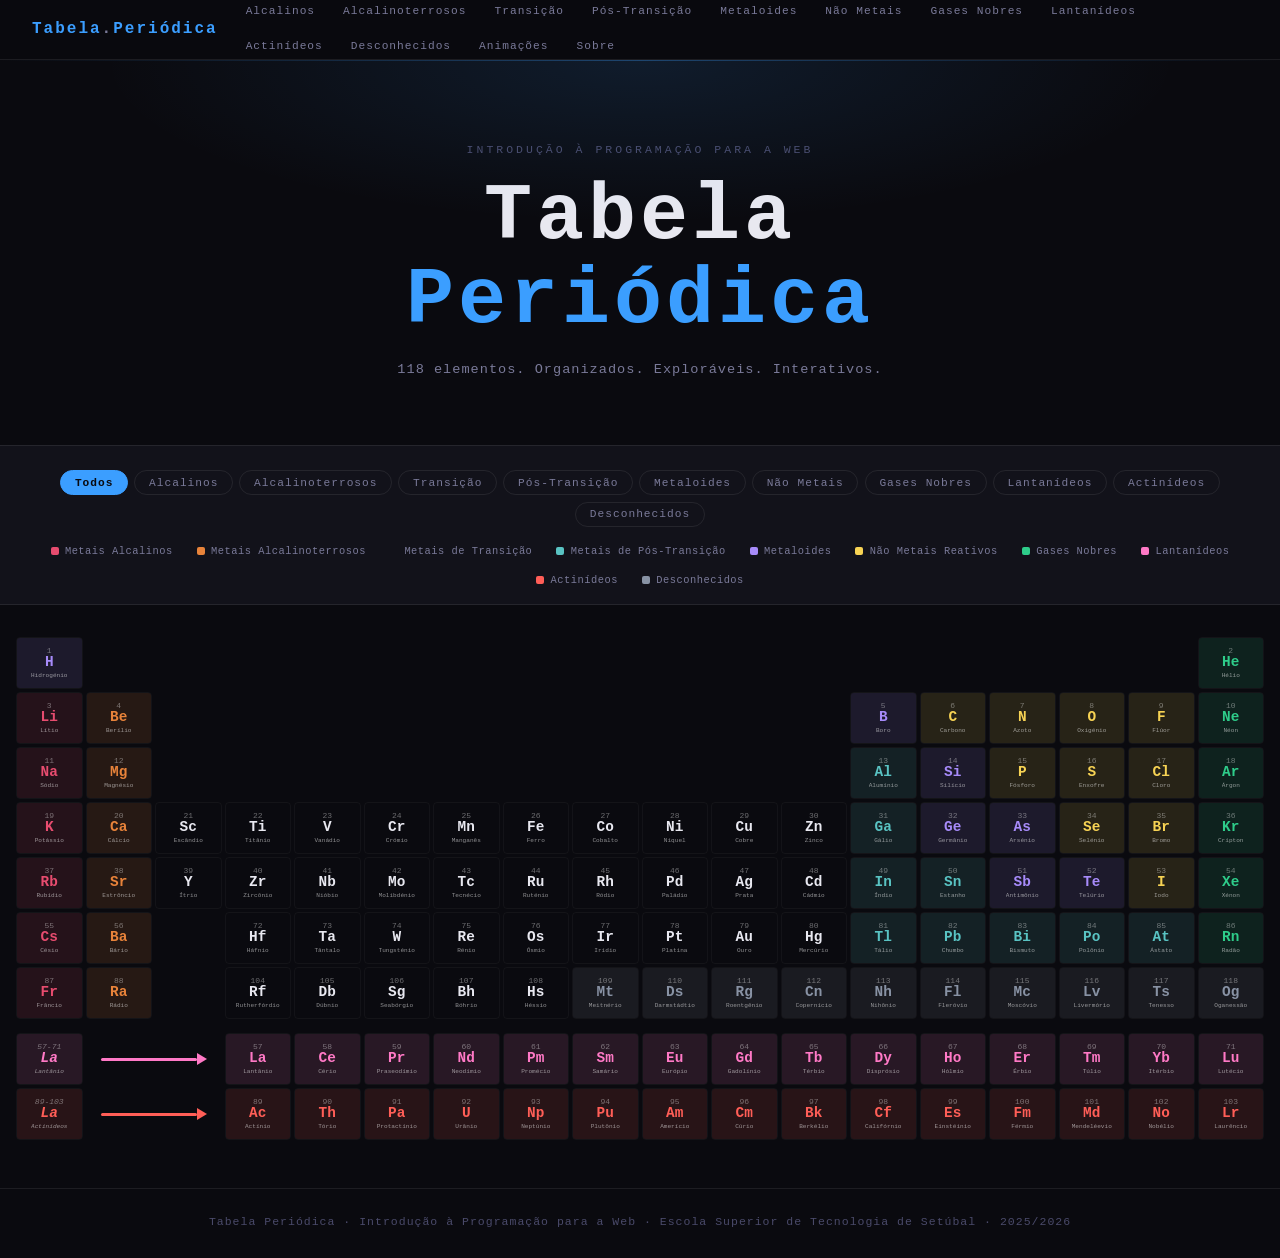
<file: index.html>
<!DOCTYPE html>
<html lang="pt">
<head>
  <meta charset="UTF-8" />
  <meta name="viewport" content="width=device-width, initial-scale=1.0" />
  <title>Tabela Periódica | IPW 2025/2026</title>
  <link rel="stylesheet" href="css/styles.css" />
  <link rel="stylesheet" href="css/index.css" />
</head>
<body>

  <!-- NAVBAR -->
  <nav class="navbar">
    <a class="nav-logo" href="index.html">Tabela<span>.</span>Periódica</a>
    <button class="nav-toggle" aria-label="Menu" onclick="toggleMenu()">
      <span></span><span></span><span></span>
    </button>
    <ul class="nav-menu" id="navMenu">
      <li><a href="alkali-metals/index.html">Alcalinos</a></li>
      <li><a href="alkaline-earth-metals/index.html">Alcalinoterrosos</a></li>
      <li><a href="transition-metals/index.html">Transição</a></li>
      <li><a href="post-transition-metals/index.html">Pós-Transição</a></li>
      <li><a href="metalloids/index.html">Metaloides</a></li>
      <li><a href="reactive-nonmetals/index.html">Não Metais</a></li>
      <li><a href="noble-gases/index.html">Gases Nobres</a></li>
      <li><a href="lanthanides/index.html">Lantanídeos</a></li>
      <li><a href="actinides/index.html">Actinídeos</a></li>
      <li><a href="unknown-properties/index.html">Desconhecidos</a></li>
      <li><a href="animations/index.html">Animações</a></li>
      <li><a href="about/index.html">Sobre</a></li>
    </ul>
  </nav>
  <div class="glow-line"></div>

  <!-- HERO -->
  <header class="hero">
    <div class="hero-bg"></div>
    <div class="hero-content">
      <p class="hero-sub">Introdução à Programação para a Web</p>
      <h1 class="hero-title">Tabela<br/><span>Periódica</span></h1>
      <p class="hero-desc">118 elementos. Organizados. Exploráveis. Interativos.</p>
    </div>
  </header>

  <!-- FILTER BAR -->
  <section class="filter-section">
    <div class="filter-bar">
      <button class="filter-btn active" data-filter="all">Todos</button>
      <button class="filter-btn" data-filter="alkali" style="--c: var(--alkali)">Alcalinos</button>
      <button class="filter-btn" data-filter="alkaline" style="--c: var(--alkaline)">Alcalinoterrosos</button>
      <button class="filter-btn" data-filter="transition" style="--c: var(--transition)">Transição</button>
      <button class="filter-btn" data-filter="post-transition" style="--c: var(--post-transition)">Pós-Transição</button>
      <button class="filter-btn" data-filter="metalloid" style="--c: var(--metalloid)">Metaloides</button>
      <button class="filter-btn" data-filter="reactive-nonmetal" style="--c: var(--reactive-nonmetal)">Não Metais</button>
      <button class="filter-btn" data-filter="noble" style="--c: var(--noble)">Gases Nobres</button>
      <button class="filter-btn" data-filter="lanthanide" style="--c: var(--lanthanide)">Lantanídeos</button>
      <button class="filter-btn" data-filter="actinide" style="--c: var(--actinide)">Actinídeos</button>
      <button class="filter-btn" data-filter="unknown" style="--c: var(--unknown)">Desconhecidos</button>
    </div>
    <div class="legend">
      <span class="legend-item"><i style="background:var(--alkali)"></i>Metais Alcalinos</span>
      <span class="legend-item"><i style="background:var(--alkaline)"></i>Metais Alcalinoterrosos</span>
      <span class="legend-item"><i style="background:var(--transition)"></i>Metais de Transição</span>
      <span class="legend-item"><i style="background:var(--post-transition)"></i>Metais de Pós-Transição</span>
      <span class="legend-item"><i style="background:var(--metalloid)"></i>Metaloides</span>
      <span class="legend-item"><i style="background:var(--reactive-nonmetal)"></i>Não Metais Reativos</span>
      <span class="legend-item"><i style="background:var(--noble)"></i>Gases Nobres</span>
      <span class="legend-item"><i style="background:var(--lanthanide)"></i>Lantanídeos</span>
      <span class="legend-item"><i style="background:var(--actinide)"></i>Actinídeos</span>
      <span class="legend-item"><i style="background:var(--unknown)"></i>Desconhecidos</span>
    </div>
  </section>

  <!-- PERIODIC TABLE GRID -->
  <main class="table-wrapper">
    <div class="pt-grid" id="ptGrid">

      <!-- Period 1 -->
      <div class="el metalloid"          style="grid-column:1;  grid-row:1"  data-cat="metalloid"          data-num="1"   data-sym="H"  data-name="Hidrogénio">
        <span class="el-num">1</span><span class="el-sym">H</span><span class="el-name">Hidrogénio</span>
      </div>
      <div class="el noble"           style="grid-column:18; grid-row:1"  data-cat="noble"            data-num="2"   data-sym="He" data-name="Hélio">
        <span class="el-num">2</span><span class="el-sym">He</span><span class="el-name">Hélio</span>
      </div>

      <!-- Period 2 -->
      <div class="el alkali"          style="grid-column:1;  grid-row:2"  data-cat="alkali"          data-num="3"   data-sym="Li" data-name="Lítio">
        <span class="el-num">3</span><span class="el-sym">Li</span><span class="el-name">Lítio</span>
      </div>
      <div class="el alkaline"        style="grid-column:2;  grid-row:2"  data-cat="alkaline"        data-num="4"   data-sym="Be" data-name="Berílio">
        <span class="el-num">4</span><span class="el-sym">Be</span><span class="el-name">Berílio</span>
      </div>
      <div class="el metalloid"       style="grid-column:13; grid-row:2"  data-cat="metalloid"       data-num="5"   data-sym="B"  data-name="Boro">
        <span class="el-num">5</span><span class="el-sym">B</span><span class="el-name">Boro</span>
      </div>
      <div class="el reactive-nonmetal" style="grid-column:14; grid-row:2" data-cat="reactive-nonmetal" data-num="6" data-sym="C" data-name="Carbono">
        <span class="el-num">6</span><span class="el-sym">C</span><span class="el-name">Carbono</span>
      </div>
      <div class="el reactive-nonmetal" style="grid-column:15; grid-row:2" data-cat="reactive-nonmetal" data-num="7" data-sym="N" data-name="Azoto">
        <span class="el-num">7</span><span class="el-sym">N</span><span class="el-name">Azoto</span>
      </div>
      <div class="el reactive-nonmetal" style="grid-column:16; grid-row:2" data-cat="reactive-nonmetal" data-num="8" data-sym="O" data-name="Oxigénio">
        <span class="el-num">8</span><span class="el-sym">O</span><span class="el-name">Oxigénio</span>
      </div>
      <div class="el reactive-nonmetal" style="grid-column:17; grid-row:2" data-cat="reactive-nonmetal" data-num="9" data-sym="F" data-name="Flúor">
        <span class="el-num">9</span><span class="el-sym">F</span><span class="el-name">Flúor</span>
      </div>
      <div class="el noble"           style="grid-column:18; grid-row:2"  data-cat="noble"            data-num="10"  data-sym="Ne" data-name="Néon">
        <span class="el-num">10</span><span class="el-sym">Ne</span><span class="el-name">Néon</span>
      </div>

      <!-- Period 3 -->
      <div class="el alkali"          style="grid-column:1;  grid-row:3"  data-cat="alkali"          data-num="11" data-sym="Na" data-name="Sódio">
        <span class="el-num">11</span><span class="el-sym">Na</span><span class="el-name">Sódio</span>
      </div>
      <div class="el alkaline"        style="grid-column:2;  grid-row:3"  data-cat="alkaline"        data-num="12" data-sym="Mg" data-name="Magnésio">
        <span class="el-num">12</span><span class="el-sym">Mg</span><span class="el-name">Magnésio</span>
      </div>
      <div class="el post-transition" style="grid-column:13; grid-row:3"  data-cat="post-transition" data-num="13" data-sym="Al" data-name="Alumínio">
        <span class="el-num">13</span><span class="el-sym">Al</span><span class="el-name">Alumínio</span>
      </div>
      <div class="el metalloid"       style="grid-column:14; grid-row:3"  data-cat="metalloid"       data-num="14" data-sym="Si" data-name="Silício">
        <span class="el-num">14</span><span class="el-sym">Si</span><span class="el-name">Silício</span>
      </div>
      <div class="el reactive-nonmetal" style="grid-column:15; grid-row:3" data-cat="reactive-nonmetal" data-num="15" data-sym="P" data-name="Fósforo">
        <span class="el-num">15</span><span class="el-sym">P</span><span class="el-name">Fósforo</span>
      </div>
      <div class="el reactive-nonmetal" style="grid-column:16; grid-row:3" data-cat="reactive-nonmetal" data-num="16" data-sym="S" data-name="Enxofre">
        <span class="el-num">16</span><span class="el-sym">S</span><span class="el-name">Enxofre</span>
      </div>
      <div class="el reactive-nonmetal" style="grid-column:17; grid-row:3" data-cat="reactive-nonmetal" data-num="17" data-sym="Cl" data-name="Cloro">
        <span class="el-num">17</span><span class="el-sym">Cl</span><span class="el-name">Cloro</span>
      </div>
      <div class="el noble"           style="grid-column:18; grid-row:3"  data-cat="noble"            data-num="18" data-sym="Ar" data-name="Árgon">
        <span class="el-num">18</span><span class="el-sym">Ar</span><span class="el-name">Árgon</span>
      </div>

      <!-- Period 4 -->
      <div class="el alkali"          style="grid-column:1;  grid-row:4"  data-cat="alkali"          data-num="19" data-sym="K"  data-name="Potássio">
        <span class="el-num">19</span><span class="el-sym">K</span><span class="el-name">Potássio</span>
      </div>
      <div class="el alkaline"        style="grid-column:2;  grid-row:4"  data-cat="alkaline"        data-num="20" data-sym="Ca" data-name="Cálcio">
        <span class="el-num">20</span><span class="el-sym">Ca</span><span class="el-name">Cálcio</span>
      </div>
      <div class="el transition"      style="grid-column:3;  grid-row:4"  data-cat="transition"      data-num="21" data-sym="Sc" data-name="Escândio">
        <span class="el-num">21</span><span class="el-sym">Sc</span><span class="el-name">Escândio</span>
      </div>
      <div class="el transition"      style="grid-column:4;  grid-row:4"  data-cat="transition"      data-num="22" data-sym="Ti" data-name="Titânio">
        <span class="el-num">22</span><span class="el-sym">Ti</span><span class="el-name">Titânio</span>
      </div>
      <div class="el transition"      style="grid-column:5;  grid-row:4"  data-cat="transition"      data-num="23" data-sym="V"  data-name="Vanádio">
        <span class="el-num">23</span><span class="el-sym">V</span><span class="el-name">Vanádio</span>
      </div>
      <div class="el transition"      style="grid-column:6;  grid-row:4"  data-cat="transition"      data-num="24" data-sym="Cr" data-name="Crómio">
        <span class="el-num">24</span><span class="el-sym">Cr</span><span class="el-name">Crómio</span>
      </div>
      <div class="el transition"      style="grid-column:7;  grid-row:4"  data-cat="transition"      data-num="25" data-sym="Mn" data-name="Manganês">
        <span class="el-num">25</span><span class="el-sym">Mn</span><span class="el-name">Manganês</span>
      </div>
      <div class="el transition"      style="grid-column:8;  grid-row:4"  data-cat="transition"      data-num="26" data-sym="Fe" data-name="Ferro">
        <span class="el-num">26</span><span class="el-sym">Fe</span><span class="el-name">Ferro</span>
      </div>
      <div class="el transition"      style="grid-column:9;  grid-row:4"  data-cat="transition"      data-num="27" data-sym="Co" data-name="Cobalto">
        <span class="el-num">27</span><span class="el-sym">Co</span><span class="el-name">Cobalto</span>
      </div>
      <div class="el transition"      style="grid-column:10; grid-row:4"  data-cat="transition"      data-num="28" data-sym="Ni" data-name="Níquel">
        <span class="el-num">28</span><span class="el-sym">Ni</span><span class="el-name">Níquel</span>
      </div>
      <div class="el transition"      style="grid-column:11; grid-row:4"  data-cat="transition"      data-num="29" data-sym="Cu" data-name="Cobre">
        <span class="el-num">29</span><span class="el-sym">Cu</span><span class="el-name">Cobre</span>
      </div>
      <div class="el transition"      style="grid-column:12; grid-row:4"  data-cat="transition"      data-num="30" data-sym="Zn" data-name="Zinco">
        <span class="el-num">30</span><span class="el-sym">Zn</span><span class="el-name">Zinco</span>
      </div>
      <div class="el post-transition" style="grid-column:13; grid-row:4"  data-cat="post-transition" data-num="31" data-sym="Ga" data-name="Gálio">
        <span class="el-num">31</span><span class="el-sym">Ga</span><span class="el-name">Gálio</span>
      </div>
      <div class="el metalloid"       style="grid-column:14; grid-row:4"  data-cat="metalloid"       data-num="32" data-sym="Ge" data-name="Germânio">
        <span class="el-num">32</span><span class="el-sym">Ge</span><span class="el-name">Germânio</span>
      </div>
      <div class="el metalloid"       style="grid-column:15; grid-row:4"  data-cat="metalloid"       data-num="33" data-sym="As" data-name="Arsénio">
        <span class="el-num">33</span><span class="el-sym">As</span><span class="el-name">Arsénio</span>
      </div>
      <div class="el reactive-nonmetal" style="grid-column:16; grid-row:4" data-cat="reactive-nonmetal" data-num="34" data-sym="Se" data-name="Selénio">
        <span class="el-num">34</span><span class="el-sym">Se</span><span class="el-name">Selénio</span>
      </div>
      <div class="el reactive-nonmetal" style="grid-column:17; grid-row:4" data-cat="reactive-nonmetal" data-num="35" data-sym="Br" data-name="Bromo">
        <span class="el-num">35</span><span class="el-sym">Br</span><span class="el-name">Bromo</span>
      </div>
      <div class="el noble"           style="grid-column:18; grid-row:4"  data-cat="noble"            data-num="36" data-sym="Kr" data-name="Crípton">
        <span class="el-num">36</span><span class="el-sym">Kr</span><span class="el-name">Crípton</span>
      </div>

      <!-- Period 5 -->
      <div class="el alkali"          style="grid-column:1;  grid-row:5"  data-cat="alkali"          data-num="37" data-sym="Rb" data-name="Rubídio">
        <span class="el-num">37</span><span class="el-sym">Rb</span><span class="el-name">Rubídio</span>
      </div>
      <div class="el alkaline"        style="grid-column:2;  grid-row:5"  data-cat="alkaline"        data-num="38" data-sym="Sr" data-name="Estrôncio">
        <span class="el-num">38</span><span class="el-sym">Sr</span><span class="el-name">Estrôncio</span>
      </div>
      <div class="el transition"      style="grid-column:3;  grid-row:5"  data-cat="transition"      data-num="39" data-sym="Y"  data-name="Ítrio">
        <span class="el-num">39</span><span class="el-sym">Y</span><span class="el-name">Ítrio</span>
      </div>
      <div class="el transition"      style="grid-column:4;  grid-row:5"  data-cat="transition"      data-num="40" data-sym="Zr" data-name="Zircônio">
        <span class="el-num">40</span><span class="el-sym">Zr</span><span class="el-name">Zircônio</span>
      </div>
      <div class="el transition"      style="grid-column:5;  grid-row:5"  data-cat="transition"      data-num="41" data-sym="Nb" data-name="Nióbio">
        <span class="el-num">41</span><span class="el-sym">Nb</span><span class="el-name">Nióbio</span>
      </div>
      <div class="el transition"      style="grid-column:6;  grid-row:5"  data-cat="transition"      data-num="42" data-sym="Mo" data-name="Molibdénio">
        <span class="el-num">42</span><span class="el-sym">Mo</span><span class="el-name">Molibdénio</span>
      </div>
      <div class="el transition"      style="grid-column:7;  grid-row:5"  data-cat="transition"      data-num="43" data-sym="Tc" data-name="Tecnécio">
        <span class="el-num">43</span><span class="el-sym">Tc</span><span class="el-name">Tecnécio</span>
      </div>
      <div class="el transition"      style="grid-column:8;  grid-row:5"  data-cat="transition"      data-num="44" data-sym="Ru" data-name="Ruténio">
        <span class="el-num">44</span><span class="el-sym">Ru</span><span class="el-name">Ruténio</span>
      </div>
      <div class="el transition"      style="grid-column:9;  grid-row:5"  data-cat="transition"      data-num="45" data-sym="Rh" data-name="Ródio">
        <span class="el-num">45</span><span class="el-sym">Rh</span><span class="el-name">Ródio</span>
      </div>
      <div class="el transition"      style="grid-column:10; grid-row:5"  data-cat="transition"      data-num="46" data-sym="Pd" data-name="Paládio">
        <span class="el-num">46</span><span class="el-sym">Pd</span><span class="el-name">Paládio</span>
      </div>
      <div class="el transition"      style="grid-column:11; grid-row:5"  data-cat="transition"      data-num="47" data-sym="Ag" data-name="Prata">
        <span class="el-num">47</span><span class="el-sym">Ag</span><span class="el-name">Prata</span>
      </div>
      <div class="el transition"      style="grid-column:12; grid-row:5"  data-cat="transition"      data-num="48" data-sym="Cd" data-name="Cádmio">
        <span class="el-num">48</span><span class="el-sym">Cd</span><span class="el-name">Cádmio</span>
      </div>
      <div class="el post-transition" style="grid-column:13; grid-row:5"  data-cat="post-transition" data-num="49" data-sym="In" data-name="Índio">
        <span class="el-num">49</span><span class="el-sym">In</span><span class="el-name">Índio</span>
      </div>
      <div class="el post-transition" style="grid-column:14; grid-row:5"  data-cat="post-transition" data-num="50" data-sym="Sn" data-name="Estanho">
        <span class="el-num">50</span><span class="el-sym">Sn</span><span class="el-name">Estanho</span>
      </div>
      <div class="el metalloid"       style="grid-column:15; grid-row:5"  data-cat="metalloid"       data-num="51" data-sym="Sb" data-name="Antimônio">
        <span class="el-num">51</span><span class="el-sym">Sb</span><span class="el-name">Antimônio</span>
      </div>
      <div class="el metalloid"       style="grid-column:16; grid-row:5"  data-cat="metalloid"       data-num="52" data-sym="Te" data-name="Telúrio">
        <span class="el-num">52</span><span class="el-sym">Te</span><span class="el-name">Telúrio</span>
      </div>
      <div class="el reactive-nonmetal" style="grid-column:17; grid-row:5" data-cat="reactive-nonmetal" data-num="53" data-sym="I" data-name="Iodo">
        <span class="el-num">53</span><span class="el-sym">I</span><span class="el-name">Iodo</span>
      </div>
      <div class="el noble"           style="grid-column:18; grid-row:5"  data-cat="noble"            data-num="54" data-sym="Xe" data-name="Xénon">
        <span class="el-num">54</span><span class="el-sym">Xe</span><span class="el-name">Xénon</span>
      </div>

      <!-- Period 6 -->
      <div class="el alkali"          style="grid-column:1;  grid-row:6"  data-cat="alkali"          data-num="55" data-sym="Cs" data-name="Césio">
        <span class="el-num">55</span><span class="el-sym">Cs</span><span class="el-name">Césio</span>
      </div>
      <div class="el alkaline"        style="grid-column:2;  grid-row:6"  data-cat="alkaline"        data-num="56" data-sym="Ba" data-name="Bário">
        <span class="el-num">56</span><span class="el-sym">Ba</span><span class="el-name">Bário</span>
      </div>
      <div class="el lanthanide lant-placeholder extra-f" data-cat="lanthanide" style="grid-column:1; grid-row:9">
        <span class="el-num">57-71</span><span class="el-sym">La</span><span class="el-name">Lantânio</span>
      </div>
      <div class="arrow extra-f" style="grid-column: 2 / 4; grid-row: 9; --arrow-color: var(--lanthanide);"></div>
      <div class="el transition"      style="grid-column:4;  grid-row:6"  data-cat="transition"      data-num="72" data-sym="Hf" data-name="Háfnio">
        <span class="el-num">72</span><span class="el-sym">Hf</span><span class="el-name">Háfnio</span>
      </div>
      <div class="el transition"      style="grid-column:5;  grid-row:6"  data-cat="transition"      data-num="73" data-sym="Ta" data-name="Tântalo">
        <span class="el-num">73</span><span class="el-sym">Ta</span><span class="el-name">Tântalo</span>
      </div>
      <div class="el transition"      style="grid-column:6;  grid-row:6"  data-cat="transition"      data-num="74" data-sym="W"  data-name="Tungsténio">
        <span class="el-num">74</span><span class="el-sym">W</span><span class="el-name">Tungsténio</span>
      </div>
      <div class="el transition"      style="grid-column:7;  grid-row:6"  data-cat="transition"      data-num="75" data-sym="Re" data-name="Rénio">
        <span class="el-num">75</span><span class="el-sym">Re</span><span class="el-name">Rénio</span>
      </div>
      <div class="el transition"      style="grid-column:8;  grid-row:6"  data-cat="transition"      data-num="76" data-sym="Os" data-name="Ósmio">
        <span class="el-num">76</span><span class="el-sym">Os</span><span class="el-name">Ósmio</span>
      </div>
      <div class="el transition"      style="grid-column:9;  grid-row:6"  data-cat="transition"      data-num="77" data-sym="Ir" data-name="Irídio">
        <span class="el-num">77</span><span class="el-sym">Ir</span><span class="el-name">Irídio</span>
      </div>
      <div class="el transition"      style="grid-column:10; grid-row:6"  data-cat="transition"      data-num="78" data-sym="Pt" data-name="Platina">
        <span class="el-num">78</span><span class="el-sym">Pt</span><span class="el-name">Platina</span>
      </div>
      <div class="el transition"      style="grid-column:11; grid-row:6"  data-cat="transition"      data-num="79" data-sym="Au" data-name="Ouro">
        <span class="el-num">79</span><span class="el-sym">Au</span><span class="el-name">Ouro</span>
      </div>
      <div class="el transition"      style="grid-column:12; grid-row:6"  data-cat="transition"      data-num="80" data-sym="Hg" data-name="Mercúrio">
        <span class="el-num">80</span><span class="el-sym">Hg</span><span class="el-name">Mercúrio</span>
      </div>
      <div class="el post-transition" style="grid-column:13; grid-row:6"  data-cat="post-transition" data-num="81" data-sym="Tl" data-name="Tálio">
        <span class="el-num">81</span><span class="el-sym">Tl</span><span class="el-name">Tálio</span>
      </div>
      <div class="el post-transition" style="grid-column:14; grid-row:6"  data-cat="post-transition" data-num="82" data-sym="Pb" data-name="Chumbo">
        <span class="el-num">82</span><span class="el-sym">Pb</span><span class="el-name">Chumbo</span>
      </div>
      <div class="el post-transition" style="grid-column:15; grid-row:6"  data-cat="post-transition" data-num="83" data-sym="Bi" data-name="Bismuto">
        <span class="el-num">83</span><span class="el-sym">Bi</span><span class="el-name">Bismuto</span>
      </div>
      <div class="el post-transition"       style="grid-column:16; grid-row:6"  data-cat="post-transition"       data-num="84" data-sym="Po" data-name="Polônio">
        <span class="el-num">84</span><span class="el-sym">Po</span><span class="el-name">Polônio</span>
      </div>
      <div class="el post-transition" style="grid-column:17; grid-row:6" data-cat="post-transition" data-num="85" data-sym="At" data-name="Ástato">
        <span class="el-num">85</span><span class="el-sym">At</span><span class="el-name">Ástato</span>
      </div>
      <div class="el noble"           style="grid-column:18; grid-row:6"  data-cat="noble"            data-num="86" data-sym="Rn" data-name="Radão">
        <span class="el-num">86</span><span class="el-sym">Rn</span><span class="el-name">Radão</span>
      </div>

      <!-- Period 7 -->
      <div class="el alkali"          style="grid-column:1;  grid-row:7"  data-cat="alkali"          data-num="87"  data-sym="Fr"  data-name="Frâncio">
        <span class="el-num">87</span><span class="el-sym">Fr</span><span class="el-name">Frâncio</span>
      </div>
      <div class="el alkaline"        style="grid-column:2;  grid-row:7"  data-cat="alkaline"        data-num="88"  data-sym="Ra"  data-name="Rádio">
        <span class="el-num">88</span><span class="el-sym">Ra</span><span class="el-name">Rádio</span>
      </div>
      <div class="el actinide lant-placeholder extra-f" data-cat="actinide" style="grid-column:1; grid-row:10">
        <span class="el-num">89-103</span><span class="el-sym">La</span><span class="el-name">Actinídeos</span>
      </div>
      <div class="arrow extra-f" style="grid-column: 2 / 4; grid-row: 10; --arrow-color: var(--actinide);"></div>
      <div class="el transition"      style="grid-column:4;  grid-row:7"  data-cat="transition"      data-num="104" data-sym="Rf"  data-name="Rutherfórdio">
        <span class="el-num">104</span><span class="el-sym">Rf</span><span class="el-name">Rutherfórdio</span>
      </div>
      <div class="el transition"      style="grid-column:5;  grid-row:7"  data-cat="transition"      data-num="105" data-sym="Db"  data-name="Dúbnio">
        <span class="el-num">105</span><span class="el-sym">Db</span><span class="el-name">Dúbnio</span>
      </div>
      <div class="el transition"      style="grid-column:6;  grid-row:7"  data-cat="transition"      data-num="106" data-sym="Sg"  data-name="Seabórgio">
        <span class="el-num">106</span><span class="el-sym">Sg</span><span class="el-name">Seabórgio</span>
      </div>
      <div class="el transition"      style="grid-column:7;  grid-row:7"  data-cat="transition"      data-num="107" data-sym="Bh"  data-name="Bóhrio">
        <span class="el-num">107</span><span class="el-sym">Bh</span><span class="el-name">Bóhrio</span>
      </div>
      <div class="el transition"      style="grid-column:8;  grid-row:7"  data-cat="transition"      data-num="108" data-sym="Hs"  data-name="Héssio">
        <span class="el-num">108</span><span class="el-sym">Hs</span><span class="el-name">Héssio</span>
      </div>
      <div class="el unknown"         style="grid-column:9;  grid-row:7"  data-cat="unknown"         data-num="109" data-sym="Mt"  data-name="Meitnério">
        <span class="el-num">109</span><span class="el-sym">Mt</span><span class="el-name">Meitnério</span>
      </div>
      <div class="el unknown"         style="grid-column:10; grid-row:7"  data-cat="unknown"         data-num="110" data-sym="Ds"  data-name="Darmstádtio">
        <span class="el-num">110</span><span class="el-sym">Ds</span><span class="el-name">Darmstádtio</span>
      </div>
      <div class="el unknown"         style="grid-column:11; grid-row:7"  data-cat="unknown"         data-num="111" data-sym="Rg"  data-name="Roentgênio">
        <span class="el-num">111</span><span class="el-sym">Rg</span><span class="el-name">Roentgênio</span>
      </div>
      <div class="el unknown"         style="grid-column:12; grid-row:7"  data-cat="unknown"         data-num="112" data-sym="Cn"  data-name="Copernício">
        <span class="el-num">112</span><span class="el-sym">Cn</span><span class="el-name">Copernício</span>
      </div>
      <div class="el unknown"         style="grid-column:13; grid-row:7"  data-cat="unknown"         data-num="113" data-sym="Nh"  data-name="Nihônio">
        <span class="el-num">113</span><span class="el-sym">Nh</span><span class="el-name">Nihônio</span>
      </div>
      <div class="el unknown" style="grid-column:14; grid-row:7"  data-cat="unknown" data-num="114" data-sym="Fl"  data-name="Fleróvio">
        <span class="el-num">114</span><span class="el-sym">Fl</span><span class="el-name">Fleróvio</span>
      </div>
      <div class="el unknown"         style="grid-column:15; grid-row:7"  data-cat="unknown"         data-num="115" data-sym="Mc"  data-name="Moscóvio">
        <span class="el-num">115</span><span class="el-sym">Mc</span><span class="el-name">Moscóvio</span>
      </div>
      <div class="el unknown" style="grid-column:16; grid-row:7"  data-cat="unknown" data-num="116" data-sym="Lv"  data-name="Livermório">
        <span class="el-num">116</span><span class="el-sym">Lv</span><span class="el-name">Livermório</span>
      </div>
      <div class="el unknown"         style="grid-column:17; grid-row:7"  data-cat="unknown"         data-num="117" data-sym="Ts"  data-name="Tenesso">
        <span class="el-num">117</span><span class="el-sym">Ts</span><span class="el-name">Tenesso</span>
      </div>
      <div class="el unknown"           style="grid-column:18; grid-row:7"  data-cat="unknown"            data-num="118" data-sym="Og"  data-name="Oganessão">
        <span class="el-num">118</span><span class="el-sym">Og</span><span class="el-name">Oganessão</span>
      </div>

      <!-- LANTHANIDES ROW (row 9) -->
      <div class="el lanthanide"      style="grid-column:4;  grid-row:9"  data-cat="lanthanide"      data-num="57"  data-sym="Ce" data-name="Cério">
        <span class="el-num">57</span><span class="el-sym">La</span><span class="el-name">Lantânio</span>
      </div>
      <div class="el lanthanide"      style="grid-column:5;  grid-row:9"  data-cat="lanthanide"      data-num="58"  data-sym="Ce" data-name="Cério">
        <span class="el-num">58</span><span class="el-sym">Ce</span><span class="el-name">Cério</span>
      </div>
      <div class="el lanthanide"      style="grid-column:6;  grid-row:9"  data-cat="lanthanide"      data-num="59"  data-sym="Pr" data-name="Praseodímio">
        <span class="el-num">59</span><span class="el-sym">Pr</span><span class="el-name">Praseodímio</span>
      </div>
      <div class="el lanthanide"      style="grid-column:7;  grid-row:9"  data-cat="lanthanide"      data-num="60"  data-sym="Nd" data-name="Neodímio">
        <span class="el-num">60</span><span class="el-sym">Nd</span><span class="el-name">Neodímio</span>
      </div>
      <div class="el lanthanide"      style="grid-column:8;  grid-row:9"  data-cat="lanthanide"      data-num="61"  data-sym="Pm" data-name="Promécio">
        <span class="el-num">61</span><span class="el-sym">Pm</span><span class="el-name">Promécio</span>
      </div>
      <div class="el lanthanide"      style="grid-column:9;  grid-row:9"  data-cat="lanthanide"      data-num="62"  data-sym="Sm" data-name="Samário">
        <span class="el-num">62</span><span class="el-sym">Sm</span><span class="el-name">Samário</span>
      </div>
      <div class="el lanthanide"      style="grid-column:10; grid-row:9"  data-cat="lanthanide"      data-num="63"  data-sym="Eu" data-name="Európio">
        <span class="el-num">63</span><span class="el-sym">Eu</span><span class="el-name">Európio</span>
      </div>
      <div class="el lanthanide"      style="grid-column:11; grid-row:9"  data-cat="lanthanide"      data-num="64"  data-sym="Gd" data-name="Gadolínio">
        <span class="el-num">64</span><span class="el-sym">Gd</span><span class="el-name">Gadolínio</span>
      </div>
      <div class="el lanthanide"      style="grid-column:12; grid-row:9"  data-cat="lanthanide"      data-num="65"  data-sym="Tb" data-name="Térbio">
        <span class="el-num">65</span><span class="el-sym">Tb</span><span class="el-name">Térbio</span>
      </div>
      <div class="el lanthanide"      style="grid-column:13; grid-row:9"  data-cat="lanthanide"      data-num="66"  data-sym="Dy" data-name="Disprósio">
        <span class="el-num">66</span><span class="el-sym">Dy</span><span class="el-name">Disprósio</span>
      </div>
      <div class="el lanthanide"      style="grid-column:14; grid-row:9"  data-cat="lanthanide"      data-num="67"  data-sym="Ho" data-name="Hólmio">
        <span class="el-num">67</span><span class="el-sym">Ho</span><span class="el-name">Hólmio</span>
      </div>
      <div class="el lanthanide"      style="grid-column:15; grid-row:9"  data-cat="lanthanide"      data-num="68"  data-sym="Er" data-name="Érbio">
        <span class="el-num">68</span><span class="el-sym">Er</span><span class="el-name">Érbio</span>
      </div>
      <div class="el lanthanide"      style="grid-column:16; grid-row:9"  data-cat="lanthanide"      data-num="69"  data-sym="Tm" data-name="Túlio">
        <span class="el-num">69</span><span class="el-sym">Tm</span><span class="el-name">Túlio</span>
      </div>
      <div class="el lanthanide"      style="grid-column:17; grid-row:9"  data-cat="lanthanide"      data-num="70"  data-sym="Yb" data-name="Itérbio">
        <span class="el-num">70</span><span class="el-sym">Yb</span><span class="el-name">Itérbio</span>
      </div>
      <div class="el lanthanide"      style="grid-column:18; grid-row:9"  data-cat="lanthanide"      data-num="71"  data-sym="Lu" data-name="Lutécio">
        <span class="el-num">71</span><span class="el-sym">Lu</span><span class="el-name">Lutécio</span>
      </div>

      <!-- ACTINIDES ROW (row 10) -->
      <div class="el actinide"        style="grid-column:4;  grid-row:10" data-cat="actinide"        data-num="89"  data-sym="Ac"  data-name="Actínio">
        <span class="el-num">89</span><span class="el-sym">Ac</span><span class="el-name">Actínio</span>
      </div>
      <div class="el actinide"        style="grid-column:5;  grid-row:10" data-cat="actinide"        data-num="90"  data-sym="Th"  data-name="Tório">
        <span class="el-num">90</span><span class="el-sym">Th</span><span class="el-name">Tório</span>
      </div>
      <div class="el actinide"        style="grid-column:6;  grid-row:10" data-cat="actinide"        data-num="91"  data-sym="Pa"  data-name="Protactínio">
        <span class="el-num">91</span><span class="el-sym">Pa</span><span class="el-name">Protactínio</span>
      </div>
      <div class="el actinide"        style="grid-column:7;  grid-row:10" data-cat="actinide"        data-num="92"  data-sym="U"   data-name="Urânio">
        <span class="el-num">92</span><span class="el-sym">U</span><span class="el-name">Urânio</span>
      </div>
      <div class="el actinide"        style="grid-column:8;  grid-row:10" data-cat="actinide"        data-num="93"  data-sym="Np"  data-name="Neptúnio">
        <span class="el-num">93</span><span class="el-sym">Np</span><span class="el-name">Neptúnio</span>
      </div>
      <div class="el actinide"        style="grid-column:9;  grid-row:10" data-cat="actinide"        data-num="94"  data-sym="Pu"  data-name="Plutônio">
        <span class="el-num">94</span><span class="el-sym">Pu</span><span class="el-name">Plutônio</span>
      </div>
      <div class="el actinide"        style="grid-column:10; grid-row:10" data-cat="actinide"        data-num="95"  data-sym="Am"  data-name="Amerício">
        <span class="el-num">95</span><span class="el-sym">Am</span><span class="el-name">Amerício</span>
      </div>
      <div class="el actinide"        style="grid-column:11; grid-row:10" data-cat="actinide"        data-num="96"  data-sym="Cm"  data-name="Cúrio">
        <span class="el-num">96</span><span class="el-sym">Cm</span><span class="el-name">Cúrio</span>
      </div>
      <div class="el actinide"        style="grid-column:12; grid-row:10" data-cat="actinide"        data-num="97"  data-sym="Bk"  data-name="Berkélio">
        <span class="el-num">97</span><span class="el-sym">Bk</span><span class="el-name">Berkélio</span>
      </div>
      <div class="el actinide"        style="grid-column:13; grid-row:10" data-cat="actinide"        data-num="98"  data-sym="Cf"  data-name="Califórnio">
        <span class="el-num">98</span><span class="el-sym">Cf</span><span class="el-name">Califórnio</span>
      </div>
      <div class="el actinide"        style="grid-column:14; grid-row:10" data-cat="actinide"        data-num="99"  data-sym="Es"  data-name="Einstéinio">
        <span class="el-num">99</span><span class="el-sym">Es</span><span class="el-name">Einstéinio</span>
      </div>
      <div class="el actinide"        style="grid-column:15; grid-row:10" data-cat="actinide"        data-num="100" data-sym="Fm"  data-name="Férmio">
        <span class="el-num">100</span><span class="el-sym">Fm</span><span class="el-name">Férmio</span>
      </div>
      <div class="el actinide"        style="grid-column:16; grid-row:10" data-cat="actinide"        data-num="101" data-sym="Md"  data-name="Mendeléevio">
        <span class="el-num">101</span><span class="el-sym">Md</span><span class="el-name">Mendeléevio</span>
      </div>
      <div class="el actinide"        style="grid-column:17; grid-row:10" data-cat="actinide"        data-num="102" data-sym="No"  data-name="Nobélio">
        <span class="el-num">102</span><span class="el-sym">No</span><span class="el-name">Nobélio</span>
      </div>
      <div class="el actinide"        style="grid-column:18; grid-row:10" data-cat="actinide"        data-num="103" data-sym="Lr"  data-name="Laurêncio">
        <span class="el-num">103</span><span class="el-sym">Lr</span><span class="el-name">Laurêncio</span>
      </div>
    </div><!-- end .pt-grid -->
  </main>


  
  <!-- TOOLTIP -->
  <div class="tooltip" id="tooltip" aria-hidden="true">
    <span class="tt-num"></span>
    <span class="tt-sym"></span>
    <span class="tt-name"></span>
    <span class="tt-cat"></span>
  </div>

  <footer>
    <p>Tabela Periódica · Introdução à Programação para a Web · Escola Superior de Tecnologia de Setúbal · 2025/2026</p>
  </footer>

  <script src="css/main.js"></script>
</body>
</html>

<style>
  .arrow {
  display: flex;
  align-items: center;
  padding: 0 15px; /* Dá uma margem para a seta não ficar colada às caixas */
  width: 100%;
  height: 100%;
}

/* Corpo da seta (a linha) */
.arrow::before {
  content: '';
  flex-grow: 1; /* Faz a linha esticar e ocupar todo o espaço disponível nas colunas 2 e 3 */
  height: 3px;  /* Espessura da linha */
  background-color: var(--arrow-color, #ccc); 
  border-radius: 2px;
}

/* Ponta da seta (o triângulo) */
.arrow::after {
  content: '';
  width: 0;
  height: 0;
  border-top: 6px solid transparent;
  border-bottom: 6px solid transparent;
  border-left: 10px solid var(--arrow-color, #ccc); /* Desenha um triângulo a apontar para a direita */
}
</style>
</file>
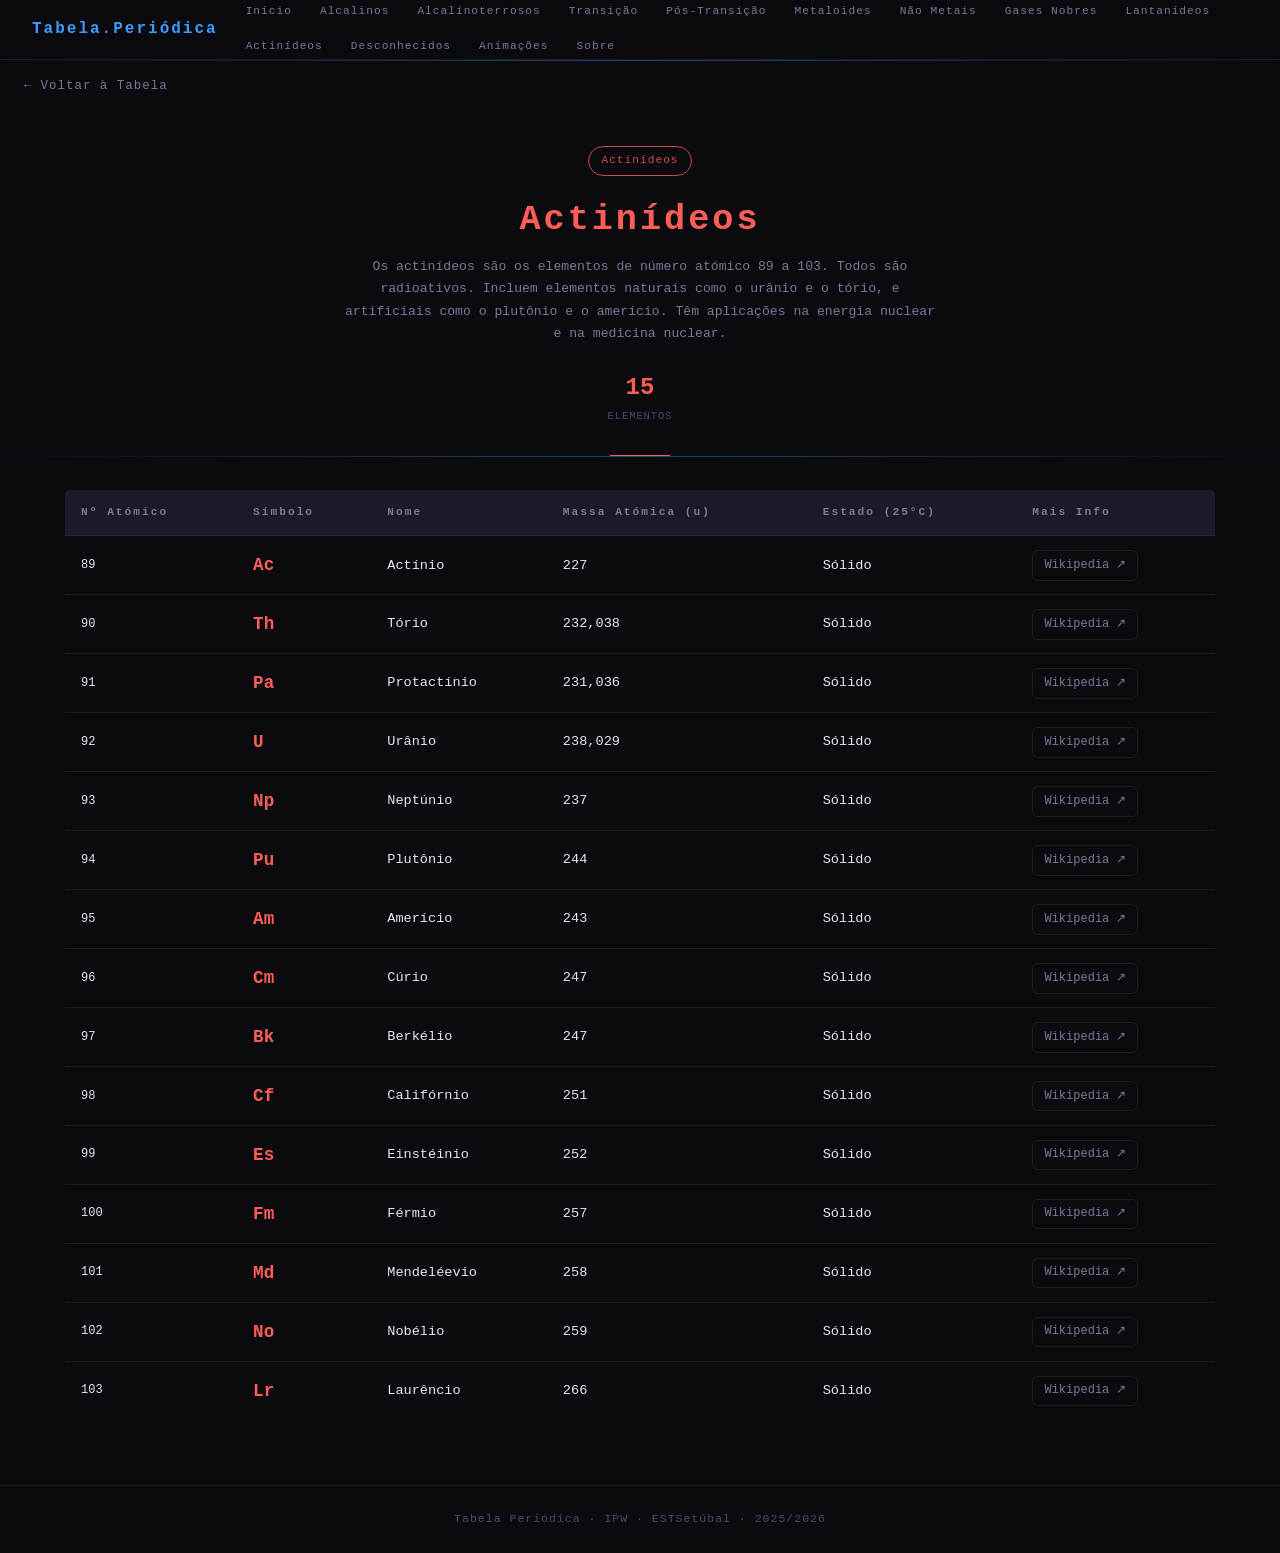
<file: actinides/index.html>
<!DOCTYPE html>
<html lang="pt">
<head>
  <meta charset="UTF-8"/>
  <meta name="viewport" content="width=device-width, initial-scale=1.0"/>
  <title>Actinídeos | Tabela Periódica</title>
  <link rel="stylesheet" href="../css/styles.css"/>
  <link rel="stylesheet" href="../css/category.css"/>
  <style>:root { --cat-color: #ff5e57; }</style>
</head>
<body>
  <nav class="navbar">
    <a class="nav-logo" href="../index.html">Tabela<span>.</span>Periódica</a>
    <button class="nav-toggle" aria-label="Menu" onclick="toggleMenu()"><span></span><span></span><span></span></button>
    <ul class="nav-menu" id="navMenu">
      <li><a href="../index.html">Início</a></li>
      <li><a href="../alkali-metals/index.html">Alcalinos</a></li>
      <li><a href="../alkaline-earth-metals/index.html">Alcalinoterrosos</a></li>
      <li><a href="../transition-metals/index.html">Transição</a></li>
      <li><a href="../post-transition-metals/index.html">Pós-Transição</a></li>
      <li><a href="../metalloids/index.html">Metaloides</a></li>
      <li><a href="../reactive-nonmetals/index.html">Não Metais</a></li>
      <li><a href="../noble-gases/index.html">Gases Nobres</a></li>
      <li><a href="../lanthanides/index.html">Lantanídeos</a></li>
      <li><a href="../actinides/index.html">Actinídeos</a></li>
      <li><a href="../unknown-properties/index.html">Desconhecidos</a></li>
      <li><a href="../animations/index.html">Animações</a></li>
      <li><a href="../about/index.html">Sobre</a></li>
    </ul>
  </nav>
  <div class="glow-line"></div>
  <a class="back-link" href="../index.html">Voltar à Tabela</a>
  <div class="cat-header">
    <div class="category-badge" style="color:#ff5e57; border-color:#ff5e57; opacity:0.8">Actinídeos</div>
    <h1>Actinídeos</h1>
    <p>Os actinídeos são os elementos de número atómico 89 a 103. Todos são radioativos. Incluem elementos naturais como o urânio e o tório, e artificiais como o plutônio e o amerício. Têm aplicações na energia nuclear e na medicina nuclear.</p>
    <div class="cat-stats">
      <div class="stat"><div class="stat-val">15</div><div class="stat-lbl">ELEMENTOS</div></div>
    </div>
  </div>
  <div class="glow-line"></div>
  <div class="container" style="padding-top:2rem">
    <table class="element-table">
      <thead>
        <tr>
          <th>Nº Atómico</th><th>Símbolo</th><th>Nome</th>
          <th class="hide-mobile">Massa Atómica (u)</th>
          <th class="hide-mobile">Estado (25°C)</th>
          <th>Mais Info</th>
        </tr>
      </thead>
      <tbody>        <tr><td class="atomic-number">89</td><td class="symbol-cell" style="color:#ff5e57">Ac</td><td>Actínio</td><td class="hide-mobile">227</td><td class="hide-mobile">Sólido</td><td><a class="element-link" href="https://pt.wikipedia.org/wiki/Act%C3%ADnio" target="_blank" rel="noopener">Wikipedia</a></td></tr>
        <tr><td class="atomic-number">90</td><td class="symbol-cell" style="color:#ff5e57">Th</td><td>Tório</td><td class="hide-mobile">232,038</td><td class="hide-mobile">Sólido</td><td><a class="element-link" href="https://pt.wikipedia.org/wiki/T%C3%B3rio" target="_blank" rel="noopener">Wikipedia</a></td></tr>
        <tr><td class="atomic-number">91</td><td class="symbol-cell" style="color:#ff5e57">Pa</td><td>Protactínio</td><td class="hide-mobile">231,036</td><td class="hide-mobile">Sólido</td><td><a class="element-link" href="https://pt.wikipedia.org/wiki/Protact%C3%ADnio" target="_blank" rel="noopener">Wikipedia</a></td></tr>
        <tr><td class="atomic-number">92</td><td class="symbol-cell" style="color:#ff5e57">U</td><td>Urânio</td><td class="hide-mobile">238,029</td><td class="hide-mobile">Sólido</td><td><a class="element-link" href="https://pt.wikipedia.org/wiki/Ur%C3%A2nio" target="_blank" rel="noopener">Wikipedia</a></td></tr>
        <tr><td class="atomic-number">93</td><td class="symbol-cell" style="color:#ff5e57">Np</td><td>Neptúnio</td><td class="hide-mobile">237</td><td class="hide-mobile">Sólido</td><td><a class="element-link" href="https://pt.wikipedia.org/wiki/Nept%C3%BAnio" target="_blank" rel="noopener">Wikipedia</a></td></tr>
        <tr><td class="atomic-number">94</td><td class="symbol-cell" style="color:#ff5e57">Pu</td><td>Plutônio</td><td class="hide-mobile">244</td><td class="hide-mobile">Sólido</td><td><a class="element-link" href="https://pt.wikipedia.org/wiki/Plut%C3%B4nio" target="_blank" rel="noopener">Wikipedia</a></td></tr>
        <tr><td class="atomic-number">95</td><td class="symbol-cell" style="color:#ff5e57">Am</td><td>Amerício</td><td class="hide-mobile">243</td><td class="hide-mobile">Sólido</td><td><a class="element-link" href="https://pt.wikipedia.org/wiki/Amer%C3%ADcio" target="_blank" rel="noopener">Wikipedia</a></td></tr>
        <tr><td class="atomic-number">96</td><td class="symbol-cell" style="color:#ff5e57">Cm</td><td>Cúrio</td><td class="hide-mobile">247</td><td class="hide-mobile">Sólido</td><td><a class="element-link" href="https://pt.wikipedia.org/wiki/C%C3%BArio" target="_blank" rel="noopener">Wikipedia</a></td></tr>
        <tr><td class="atomic-number">97</td><td class="symbol-cell" style="color:#ff5e57">Bk</td><td>Berkélio</td><td class="hide-mobile">247</td><td class="hide-mobile">Sólido</td><td><a class="element-link" href="https://pt.wikipedia.org/wiki/Berk%C3%A9lio" target="_blank" rel="noopener">Wikipedia</a></td></tr>
        <tr><td class="atomic-number">98</td><td class="symbol-cell" style="color:#ff5e57">Cf</td><td>Califórnio</td><td class="hide-mobile">251</td><td class="hide-mobile">Sólido</td><td><a class="element-link" href="https://pt.wikipedia.org/wiki/Calif%C3%B3rnio" target="_blank" rel="noopener">Wikipedia</a></td></tr>
        <tr><td class="atomic-number">99</td><td class="symbol-cell" style="color:#ff5e57">Es</td><td>Einstéinio</td><td class="hide-mobile">252</td><td class="hide-mobile">Sólido</td><td><a class="element-link" href="https://pt.wikipedia.org/wiki/Einst%C3%A9inio" target="_blank" rel="noopener">Wikipedia</a></td></tr>
        <tr><td class="atomic-number">100</td><td class="symbol-cell" style="color:#ff5e57">Fm</td><td>Férmio</td><td class="hide-mobile">257</td><td class="hide-mobile">Sólido</td><td><a class="element-link" href="https://pt.wikipedia.org/wiki/F%C3%A9rmio" target="_blank" rel="noopener">Wikipedia</a></td></tr>
        <tr><td class="atomic-number">101</td><td class="symbol-cell" style="color:#ff5e57">Md</td><td>Mendeléevio</td><td class="hide-mobile">258</td><td class="hide-mobile">Sólido</td><td><a class="element-link" href="https://pt.wikipedia.org/wiki/Mendel%C3%A9evio" target="_blank" rel="noopener">Wikipedia</a></td></tr>
        <tr><td class="atomic-number">102</td><td class="symbol-cell" style="color:#ff5e57">No</td><td>Nobélio</td><td class="hide-mobile">259</td><td class="hide-mobile">Sólido</td><td><a class="element-link" href="https://pt.wikipedia.org/wiki/Nob%C3%A9lio" target="_blank" rel="noopener">Wikipedia</a></td></tr>
        <tr><td class="atomic-number">103</td><td class="symbol-cell" style="color:#ff5e57">Lr</td><td>Laurêncio</td><td class="hide-mobile">266</td><td class="hide-mobile">Sólido</td><td><a class="element-link" href="https://pt.wikipedia.org/wiki/Laur%C3%AAncio" target="_blank" rel="noopener">Wikipedia</a></td></tr></tbody>
    </table>
  </div>
  <footer><p>Tabela Periódica · IPW · ESTSetúbal · 2025/2026</p></footer>
  <script>function toggleMenu(){document.getElementById('navMenu').classList.toggle('open');document.querySelector('.nav-toggle').classList.toggle('open');}</script>
</body>
</html>
</file>
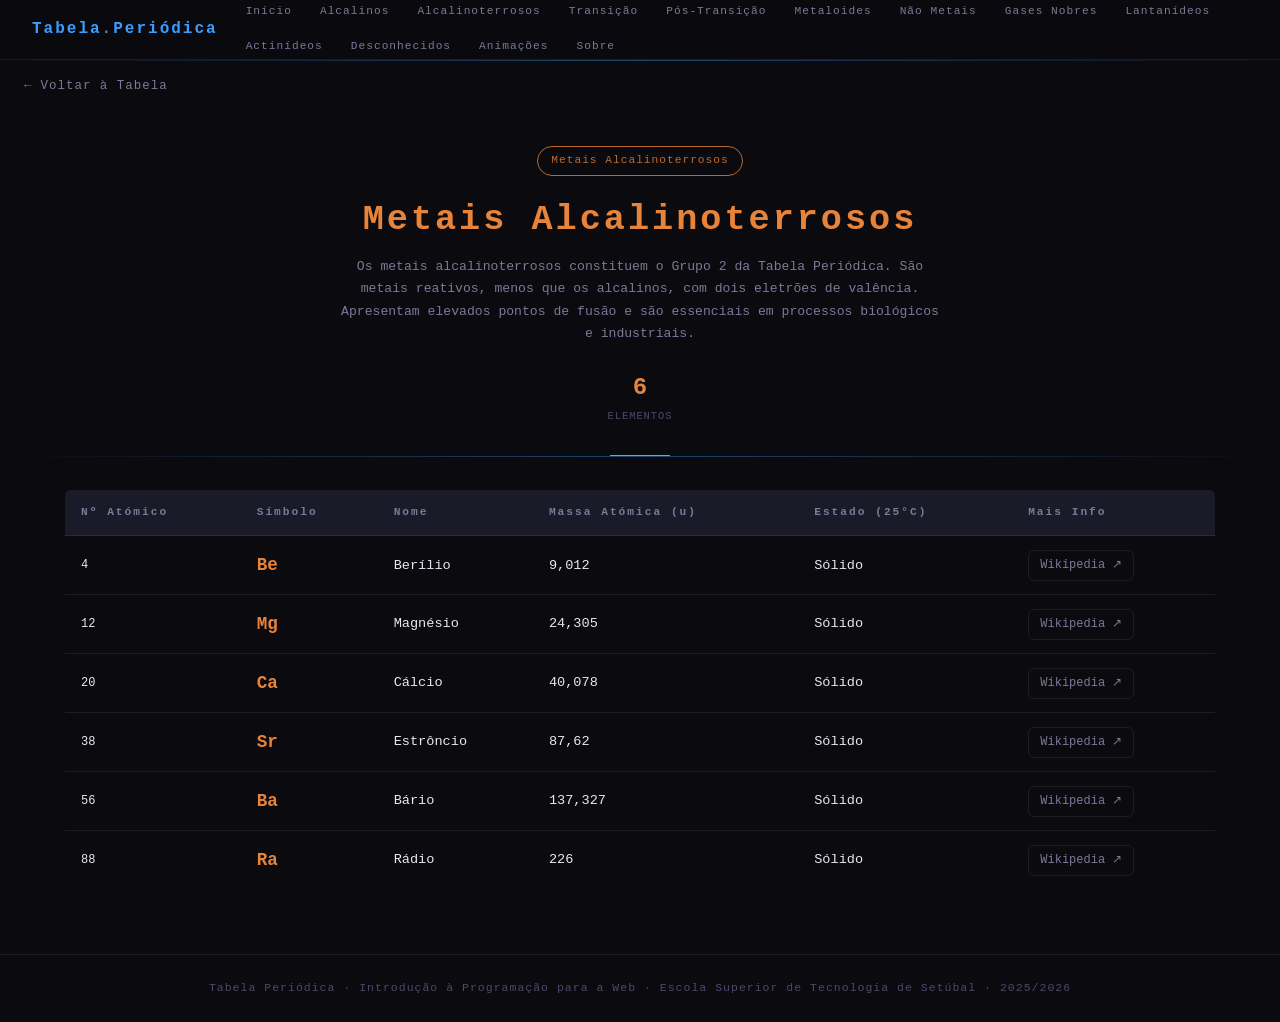
<file: akaline-earth-metals/index.html>
<!DOCTYPE html>
<html lang="pt">
<head>
  <meta charset="UTF-8"/>
  <meta name="viewport" content="width=device-width, initial-scale=1.0"/>
  <title>Metais Alcalinoterrosos | Tabela Periódica</title>
  <link rel="stylesheet" href="../css/styles.css"/>
  <link rel="stylesheet" href="../css/category.css"/>
  <style>:root { --cat-color: #e8833a; }</style>
</head>
<body>
  <nav class="navbar">
    <a class="nav-logo" href="../index.html">Tabela<span>.</span>Periódica</a>
    <button class="nav-toggle" aria-label="Menu" onclick="toggleMenu()"><span></span><span></span><span></span></button>
    <ul class="nav-menu" id="navMenu">
      <li><a href="../index.html">Início</a></li>
      <li><a href="../alkali-metals/index.html">Alcalinos</a></li>
      <li><a href="../alkaline-earth-metals/index.html">Alcalinoterrosos</a></li>
      <li><a href="../transition-metals/index.html">Transição</a></li>
      <li><a href="../post-transition-metals/index.html">Pós-Transição</a></li>
      <li><a href="../metalloids/index.html">Metaloides</a></li>
      <li><a href="../reactive-nonmetals/index.html">Não Metais</a></li>
      <li><a href="../noble-gases/index.html">Gases Nobres</a></li>
      <li><a href="../lanthanides/index.html">Lantanídeos</a></li>
      <li><a href="../actinides/index.html">Actinídeos</a></li>
      <li><a href="../unknown-properties/index.html">Desconhecidos</a></li>
      <li><a href="../animations/index.html">Animações</a></li>
      <li><a href="../about/index.html">Sobre</a></li>
    </ul>
  </nav>
  <div class="glow-line"></div>
  <a class="back-link" href="../index.html">Voltar à Tabela</a>
  <div class="cat-header">
    <div class="category-badge" style="color:#e8833a; border-color:#e8833a; opacity:0.8">Metais Alcalinoterrosos</div>
    <h1>Metais Alcalinoterrosos</h1>
    <p>Os metais alcalinoterrosos constituem o Grupo 2 da Tabela Periódica. São metais reativos, menos que os alcalinos, com dois eletrões de valência. Apresentam elevados pontos de fusão e são essenciais em processos biológicos e industriais.</p>
    <div class="cat-stats">
      <div class="stat"><div class="stat-val">6</div><div class="stat-lbl">ELEMENTOS</div></div>
    </div>
  </div>
  <div class="glow-line"></div>
  <div class="container" style="padding-top:2rem">
    <table class="element-table">
      <thead>
        <tr>
          <th>Nº Atómico</th><th>Símbolo</th><th>Nome</th>
          <th class="hide-mobile">Massa Atómica (u)</th>
          <th class="hide-mobile">Estado (25°C)</th>
          <th>Mais Info</th>
        </tr>
      </thead>
      <tbody>
        <tr><td class="atomic-number">4</td><td class="symbol-cell" style="color:#e8833a">Be</td><td>Berílio</td><td class="hide-mobile">9,012</td><td class="hide-mobile">Sólido</td><td><a class="element-link" href="https://pt.wikipedia.org/wiki/Ber%C3%ADlio" target="_blank" rel="noopener">Wikipedia</a></td></tr>
        <tr><td class="atomic-number">12</td><td class="symbol-cell" style="color:#e8833a">Mg</td><td>Magnésio</td><td class="hide-mobile">24,305</td><td class="hide-mobile">Sólido</td><td><a class="element-link" href="https://pt.wikipedia.org/wiki/Magn%C3%A9sio" target="_blank" rel="noopener">Wikipedia</a></td></tr>
        <tr><td class="atomic-number">20</td><td class="symbol-cell" style="color:#e8833a">Ca</td><td>Cálcio</td><td class="hide-mobile">40,078</td><td class="hide-mobile">Sólido</td><td><a class="element-link" href="https://pt.wikipedia.org/wiki/C%C3%A1lcio" target="_blank" rel="noopener">Wikipedia</a></td></tr>
        <tr><td class="atomic-number">38</td><td class="symbol-cell" style="color:#e8833a">Sr</td><td>Estrôncio</td><td class="hide-mobile">87,62</td><td class="hide-mobile">Sólido</td><td><a class="element-link" href="https://pt.wikipedia.org/wiki/Estr%C3%B4ncio" target="_blank" rel="noopener">Wikipedia</a></td></tr>
        <tr><td class="atomic-number">56</td><td class="symbol-cell" style="color:#e8833a">Ba</td><td>Bário</td><td class="hide-mobile">137,327</td><td class="hide-mobile">Sólido</td><td><a class="element-link" href="https://pt.wikipedia.org/wiki/B%C3%A1rio" target="_blank" rel="noopener">Wikipedia</a></td></tr>
        <tr><td class="atomic-number">88</td><td class="symbol-cell" style="color:#e8833a">Ra</td><td>Rádio</td><td class="hide-mobile">226</td><td class="hide-mobile">Sólido</td><td><a class="element-link" href="https://pt.wikipedia.org/wiki/R%C3%A1dio_(elemento_qu%C3%ADmico)" target="_blank" rel="noopener">Wikipedia</a></td></tr>
      </tbody>
    </table>
  </div>
  <footer><p>Tabela Periódica · Introdução à Programação para a Web · Escola Superior de Tecnologia de Setúbal · 2025/2026</p></footer>
  <script>function toggleMenu(){document.getElementById('navMenu').classList.toggle('open');document.querySelector('.nav-toggle').classList.toggle('open');}</script>
</body>
</html>
</file>
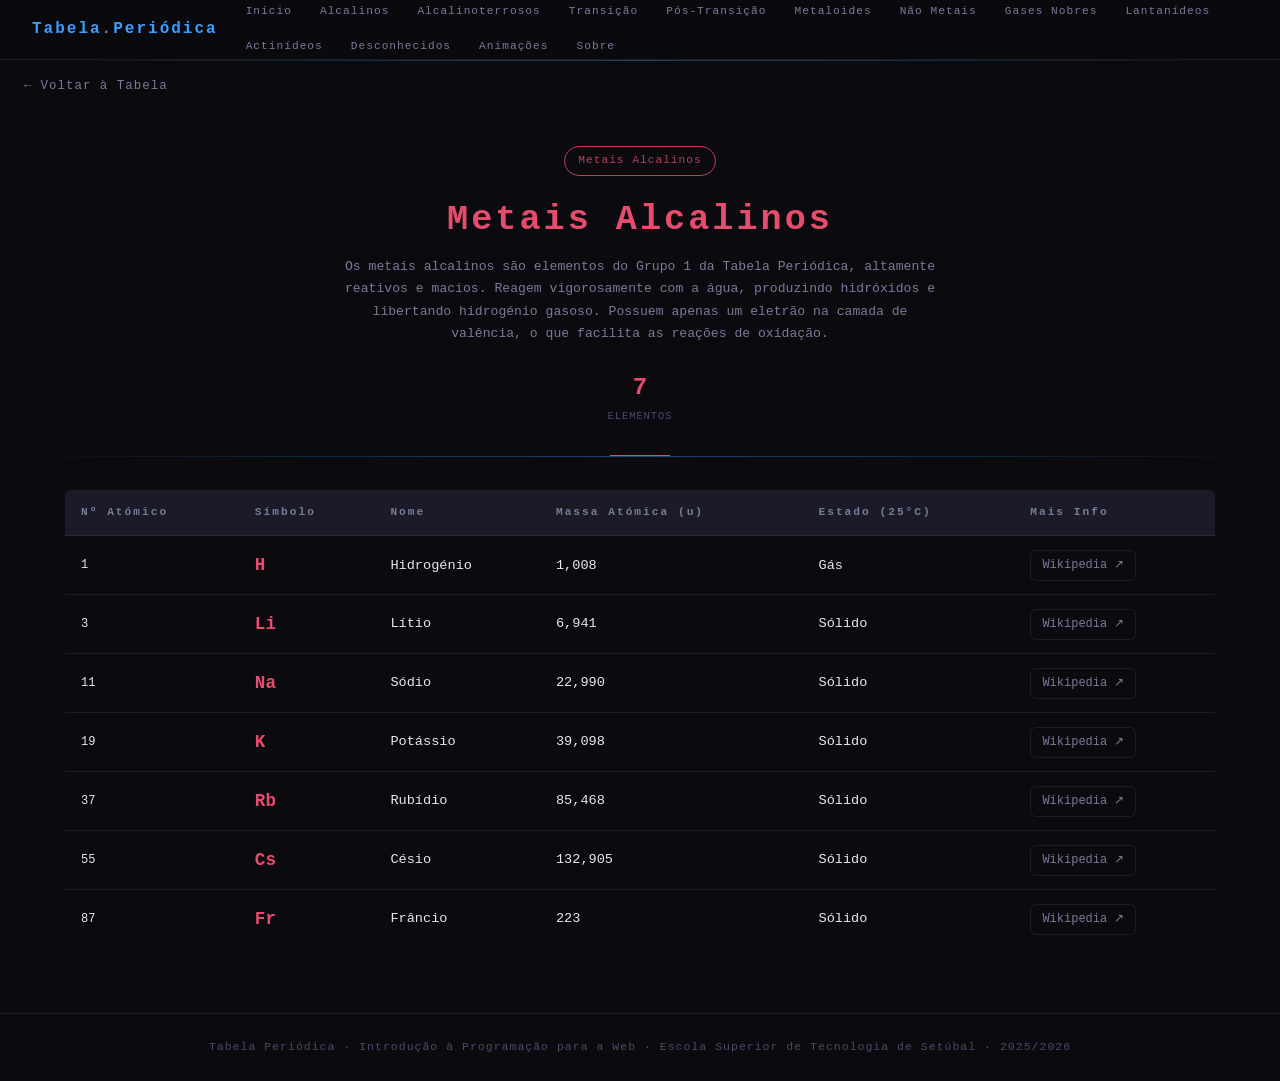
<file: alkali-metals/index.html>
<!DOCTYPE html>
<html lang="pt">
<head>
  <meta charset="UTF-8"/>
  <meta name="viewport" content="width=device-width, initial-scale=1.0"/>
  <title>Metais Alcalinos | Tabela Periódica</title>
  <link rel="stylesheet" href="../css/styles.css"/>
  <link rel="stylesheet" href="../css/category.css"/>
  <style>:root { --cat-color: var(--alkali); }</style>
</head>
<body>
  <nav class="navbar">
    <a class="nav-logo" href="../index.html">Tabela<span>.</span>Periódica</a>
    <button class="nav-toggle" aria-label="Menu" onclick="toggleMenu()">
      <span></span><span></span><span></span>
    </button>
    <ul class="nav-menu" id="navMenu">
      <li><a href="../index.html">Início</a></li>
      <li><a href="../alkali-metals/index.html">Alcalinos</a></li>
      <li><a href="../alkaline-earth-metals/index.html">Alcalinoterrosos</a></li>
      <li><a href="../transition-metals/index.html">Transição</a></li>
      <li><a href="../post-transition-metals/index.html">Pós-Transição</a></li>
      <li><a href="../metalloids/index.html">Metaloides</a></li>
      <li><a href="../reactive-nonmetals/index.html">Não Metais</a></li>
      <li><a href="../noble-gases/index.html">Gases Nobres</a></li>
      <li><a href="../lanthanides/index.html">Lantanídeos</a></li>
      <li><a href="../actinides/index.html">Actinídeos</a></li>
      <li><a href="../unknown-properties/index.html">Desconhecidos</a></li>
      <li><a href="../animations/index.html">Animações</a></li>
      <li><a href="../about/index.html">Sobre</a></li>
    </ul>
  </nav>
  <div class="glow-line"></div>
  <a class="back-link" href="../index.html">Voltar à Tabela</a>
  <div class="cat-header">
    <div class="category-badge" style="color:var(--alkali); border-color:var(--alkali); opacity:0.8">Metais Alcalinos</div>
    <h1>Metais Alcalinos</h1>
    <p>Os metais alcalinos são elementos do Grupo 1 da Tabela Periódica, altamente reativos e macios. Reagem vigorosamente com a água, produzindo hidróxidos e libertando hidrogénio gasoso. Possuem apenas um eletrão na camada de valência, o que facilita as reações de oxidação.</p>
    <div class="cat-stats">
      <div class="stat"><div class="stat-val">7</div><div class="stat-lbl">ELEMENTOS</div></div>
    </div>
  </div>
  <div class="glow-line"></div>
  <div class="container" style="padding-top:2rem">
    <table class="element-table">
      <thead>
        <tr>
          <th>Nº Atómico</th>
          <th>Símbolo</th>
          <th>Nome</th>
          <th class="hide-mobile">Massa Atómica (u)</th>
          <th class="hide-mobile">Estado (25°C)</th>
          <th>Mais Info</th>
        </tr>
      </thead>
      <tbody>
        <tr><td class="atomic-number">1</td><td class="symbol-cell" style="color:var(--alkali)">H</td><td>Hidrogénio</td><td class="hide-mobile">1,008</td><td class="hide-mobile">Gás</td><td><a class="element-link" href="https://pt.wikipedia.org/wiki/Hidrog%C3%A9nio" target="_blank" rel="noopener">Wikipedia</a></td></tr>
        <tr><td class="atomic-number">3</td><td class="symbol-cell" style="color:var(--alkali)">Li</td><td>Lítio</td><td class="hide-mobile">6,941</td><td class="hide-mobile">Sólido</td><td><a class="element-link" href="https://pt.wikipedia.org/wiki/L%C3%ADtio" target="_blank" rel="noopener">Wikipedia</a></td></tr>
        <tr><td class="atomic-number">11</td><td class="symbol-cell" style="color:var(--alkali)">Na</td><td>Sódio</td><td class="hide-mobile">22,990</td><td class="hide-mobile">Sólido</td><td><a class="element-link" href="https://pt.wikipedia.org/wiki/S%C3%B3dio" target="_blank" rel="noopener">Wikipedia</a></td></tr>
        <tr><td class="atomic-number">19</td><td class="symbol-cell" style="color:var(--alkali)">K</td><td>Potássio</td><td class="hide-mobile">39,098</td><td class="hide-mobile">Sólido</td><td><a class="element-link" href="https://pt.wikipedia.org/wiki/Pot%C3%A1ssio" target="_blank" rel="noopener">Wikipedia</a></td></tr>
        <tr><td class="atomic-number">37</td><td class="symbol-cell" style="color:var(--alkali)">Rb</td><td>Rubídio</td><td class="hide-mobile">85,468</td><td class="hide-mobile">Sólido</td><td><a class="element-link" href="https://pt.wikipedia.org/wiki/Rub%C3%ADdio" target="_blank" rel="noopener">Wikipedia</a></td></tr>
        <tr><td class="atomic-number">55</td><td class="symbol-cell" style="color:var(--alkali)">Cs</td><td>Césio</td><td class="hide-mobile">132,905</td><td class="hide-mobile">Sólido</td><td><a class="element-link" href="https://pt.wikipedia.org/wiki/C%C3%A9sio" target="_blank" rel="noopener">Wikipedia</a></td></tr>
        <tr><td class="atomic-number">87</td><td class="symbol-cell" style="color:var(--alkali)">Fr</td><td>Frâncio</td><td class="hide-mobile">223</td><td class="hide-mobile">Sólido</td><td><a class="element-link" href="https://pt.wikipedia.org/wiki/Fr%C3%A2ncio" target="_blank" rel="noopener">Wikipedia</a></td></tr>
      </tbody>
    </table>
  </div>
  <footer>
    <p>Tabela Periódica · Introdução à Programação para a Web · Escola Superior de Tecnologia de Setúbal · 2025/2026</p>
  </footer>
  <script>
    function toggleMenu(){
      document.getElementById('navMenu').classList.toggle('open');
      document.querySelector('.nav-toggle').classList.toggle('open');
    }
  </script>
</body>
</html>
</file>
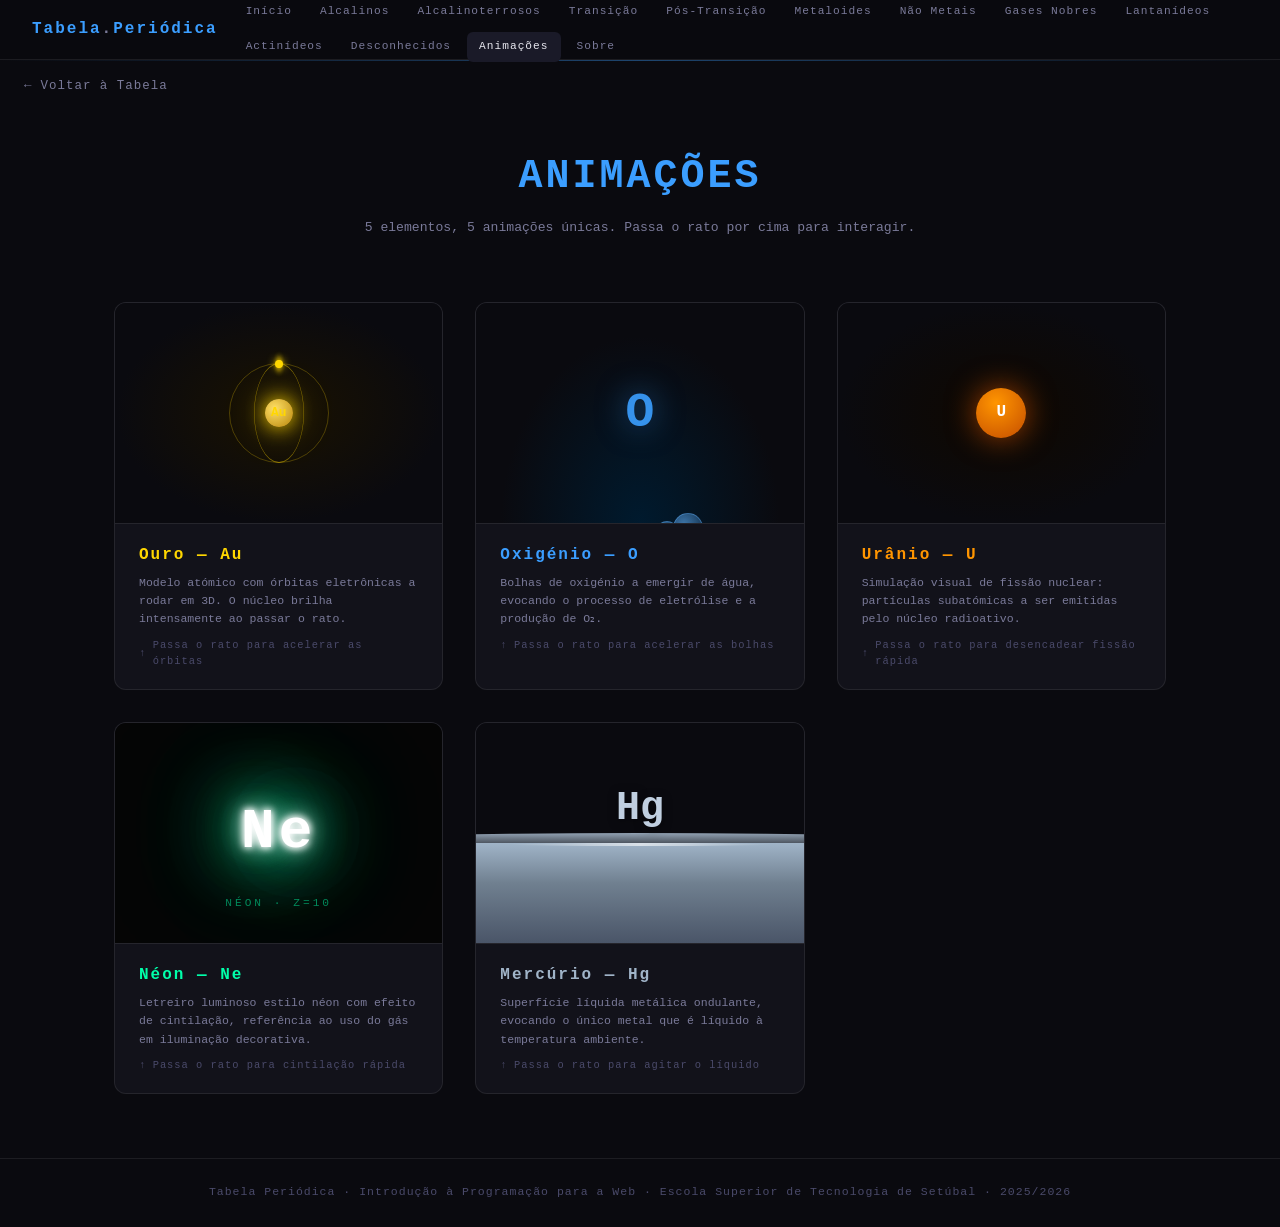
<file: animations/index.html>
<!DOCTYPE html>
<html lang="pt">
<head>
  <meta charset="UTF-8"/>
  <meta name="viewport" content="width=device-width, initial-scale=1.0"/>
  <title>Animações | Tabela Periódica</title>
  <link rel="stylesheet" href="../css/styles.css"/>
  <style>
    .anim-hero {
      text-align: center;
      padding: 3rem 2rem 2rem;
    }
    .anim-hero h1 {
      font-family: var(--font-display);
      font-size: clamp(1.5rem, 4vw, 2.5rem);
      font-weight: 900;
      letter-spacing: 3px;
      color: var(--accent);
      margin-bottom: 0.5rem;
    }
    .anim-hero p {
      color: var(--text-muted);
      font-family: var(--font-body);
      font-size: 0.82rem;
    }

    .anim-grid {
      display: grid;
      grid-template-columns: repeat(auto-fit, minmax(280px, 1fr));
      gap: 2rem;
      max-width: 1100px;
      margin: 2rem auto 4rem;
      padding: 0 1.5rem;
    }

    .anim-card {
      background: var(--bg-card);
      border: 1px solid var(--border);
      border-radius: 12px;
      overflow: hidden;
      display: flex;
      flex-direction: column;
    }

    .anim-stage {
      height: 220px;
      display: flex;
      align-items: center;
      justify-content: center;
      background: var(--bg);
      position: relative;
      overflow: hidden;
      cursor: pointer;
    }

    .anim-info {
      padding: 1.2rem 1.5rem;
      border-top: 1px solid var(--border);
    }
    .anim-info h3 {
      font-family: var(--font-display);
      font-size: 1rem;
      letter-spacing: 2px;
      margin-bottom: 0.3rem;
    }
    .anim-info p {
      font-family: var(--font-body);
      font-size: 0.72rem;
      color: var(--text-muted);
      line-height: 1.6;
    }
    .anim-hint {
      font-family: var(--font-body);
      font-size: 0.65rem;
      color: var(--text-dim);
      letter-spacing: 1px;
      margin-top: 0.5rem;
      display: flex;
      align-items: center;
      gap: 0.4rem;
    }
    .anim-hint::before { content: '↑'; }

    /* =====================
       1. OURO (Au) — ROTAÇÃO 3D + BRILHO
    ======================== */
    .card-au .anim-stage { background: radial-gradient(ellipse at center, #1a1200 0%, #0a0a0f 70%); }

    .au-atom {
      position: relative;
      width: 100px; height: 100px;
    }
    .au-nucleus {
      position: absolute;
      inset: 50%;
      transform: translate(-50%, -50%);
      width: 28px; height: 28px;
      background: radial-gradient(circle at 35% 35%, #ffe066, #b8860b);
      border-radius: 50%;
      box-shadow: 0 0 20px #ffd700, 0 0 40px rgba(255,215,0,0.4);
      z-index: 5;
    }
    .au-orbit {
      position: absolute;
      inset: 0;
      border-radius: 50%;
      border: 1px solid rgba(255,215,0,0.25);
      animation: orbitSpin 3s linear infinite;
    }
    .au-orbit:nth-child(2) { animation-duration: 2s; transform: rotateY(60deg); }
    .au-orbit:nth-child(3) { animation-duration: 4s; transform: rotateY(120deg); }

    .au-electron {
      position: absolute;
      top: -4px; left: 50%;
      transform: translateX(-50%);
      width: 8px; height: 8px;
      background: #ffd700;
      border-radius: 50%;
      box-shadow: 0 0 8px #ffd700;
    }

    .au-sym {
      position: absolute;
      top: 50%; left: 50%;
      transform: translate(-50%, -50%);
      font-family: var(--font-display);
      font-size: 0.8rem;
      font-weight: 700;
      color: #ffd700;
      z-index: 10;
    }

    @keyframes orbitSpin {
      from { transform: rotateY(var(--r, 0deg)) rotateX(20deg) rotate(0deg); }
      to   { transform: rotateY(var(--r, 0deg)) rotateX(20deg) rotate(360deg); }
    }

    .card-au .anim-stage:hover .au-orbit { animation-duration: 0.6s; }
    .card-au .anim-stage:hover .au-nucleus { box-shadow: 0 0 40px #ffd700, 0 0 80px rgba(255,215,0,0.6); }

    /* =====================
       2. OXIGÉNIO (O) — BOLHAS FLUTUANTES
    ======================== */
    .card-o .anim-stage { background: radial-gradient(ellipse at 50% 100%, #001a2e 0%, #0a0a0f 60%); }

    .bubble {
      position: absolute;
      bottom: -20px;
      border-radius: 50%;
      background: radial-gradient(circle at 35% 35%, rgba(100,180,255,0.6), rgba(59,158,255,0.15));
      border: 1px solid rgba(100,180,255,0.4);
      animation: bubbleRise linear infinite;
    }
    .bubble:nth-child(1) { width:20px;height:20px; left:20%; animation-duration:3s; animation-delay:0s; }
    .bubble:nth-child(2) { width:12px;height:12px; left:40%; animation-duration:2.5s; animation-delay:0.8s; }
    .bubble:nth-child(3) { width:30px;height:30px; left:60%; animation-duration:4s; animation-delay:0.3s; }
    .bubble:nth-child(4) { width:16px;height:16px; left:75%; animation-duration:3.5s; animation-delay:1.5s; }
    .bubble:nth-child(5) { width:10px;height:10px; left:30%; animation-duration:2.8s; animation-delay:1.2s; }
    .bubble:nth-child(6) { width:22px;height:22px; left:55%; animation-duration:3.2s; animation-delay:0.6s; }

    .o-label {
      font-family: var(--font-display);
      font-size: 3rem;
      font-weight: 900;
      color: rgba(59,158,255,0.9);
      text-shadow: 0 0 30px rgba(59,158,255,0.5);
      z-index: 2;
      position: relative;
    }

    @keyframes bubbleRise {
      0%   { bottom: -30px; opacity: 0; transform: translateX(0) scale(1); }
      10%  { opacity: 1; }
      90%  { opacity: 1; }
      100% { bottom: 110%; opacity: 0; transform: translateX(15px) scale(1.1); }
    }
    .card-o .anim-stage:hover .bubble { animation-duration: 1s !important; }

    /* =====================
       3. URÂNIO (U) — FISSÃO NUCLEAR / PARTÍCULAS
    ======================== */
    .card-u .anim-stage { background: radial-gradient(ellipse at center, #0f0800 0%, #0a0a0f 70%); }

    .u-core {
      position: relative;
      z-index: 5;
    }
    .u-nucleus-big {
      width: 50px; height: 50px;
      background: radial-gradient(circle at 40% 30%, #ff9500, #c44d00);
      border-radius: 50%;
      box-shadow: 0 0 30px rgba(255,100,0,0.6);
      animation: nucleusPulse 2s ease-in-out infinite;
    }
    .u-sym {
      position: absolute;
      top: 50%; left: 50%;
      transform: translate(-50%,-50%);
      font-family: var(--font-display);
      font-size: 1rem;
      font-weight: 900;
      color: #fff;
    }

    .particle {
      position: absolute;
      width: 6px; height: 6px;
      background: #ff9500;
      border-radius: 50%;
      box-shadow: 0 0 8px #ff9500;
      animation: particleFly 2s ease-out infinite;
      top: 50%; left: 50%;
    }
    .particle:nth-child(1) { --dx:80px; --dy:-60px; animation-delay:0s; }
    .particle:nth-child(2) { --dx:-70px;--dy:-80px; animation-delay:0.4s; }
    .particle:nth-child(3) { --dx:90px; --dy:50px;  animation-delay:0.8s; }
    .particle:nth-child(4) { --dx:-85px;--dy:65px;  animation-delay:1.2s; }
    .particle:nth-child(5) { --dx:30px; --dy:90px;  animation-delay:0.2s; }
    .particle:nth-child(6) { --dx:-40px;--dy:-90px; animation-delay:0.6s; }

    @keyframes nucleusPulse {
      0%,100% { transform: scale(1); }
      50% { transform: scale(1.2); box-shadow: 0 0 50px rgba(255,100,0,0.9); }
    }
    @keyframes particleFly {
      0%   { transform: translate(-50%,-50%) scale(1); opacity: 1; }
      100% { transform: translate(calc(-50% + var(--dx)), calc(-50% + var(--dy))) scale(0); opacity: 0; }
    }
    .card-u .anim-stage:hover .particle { animation-duration: 0.5s; }
    .card-u .anim-stage:hover .u-nucleus-big { animation-duration: 0.5s; }

    /* =====================
       4. NÉON (Ne) — LETREIRO NEON
    ======================== */
    .card-ne .anim-stage { background: #050505; }

    .neon-sign {
      font-family: var(--font-display);
      font-size: 3.5rem;
      font-weight: 900;
      letter-spacing: 4px;
      color: #fff;
      animation: neonFlicker 3s infinite;
      text-shadow:
        0 0 7px #fff,
        0 0 10px #fff,
        0 0 21px #fff,
        0 0 42px #0fa,
        0 0 82px #0fa,
        0 0 92px #0fa,
        0 0 102px #0fa,
        0 0 151px #0fa;
    }
    .neon-sub {
      position: absolute;
      bottom: 30px;
      font-family: var(--font-body);
      font-size: 0.7rem;
      letter-spacing: 3px;
      color: rgba(0,255,170,0.5);
    }

    @keyframes neonFlicker {
      0%, 19%, 21%, 23%, 25%, 54%, 56%, 100% {
        text-shadow:
          0 0 7px #fff,
          0 0 10px #fff,
          0 0 21px #fff,
          0 0 42px #0fa,
          0 0 82px #0fa,
          0 0 92px #0fa,
          0 0 102px #0fa,
          0 0 151px #0fa;
        opacity: 1;
      }
      20%, 24%, 55% {
        text-shadow: none;
        opacity: 0.6;
      }
    }
    .card-ne .anim-stage:hover .neon-sign {
      animation: neonFlicker 0.5s infinite;
    }

    /* =====================
       5. MERCÚRIO (Hg) — LÍQUIDO / ONDA
    ======================== */
    .card-hg .anim-stage {
      background: linear-gradient(180deg, #0a0a0f 0%, #0a0a0f 55%, #1a1a28 55%);
      overflow: hidden;
    }

    .mercury-container {
      position: absolute;
      bottom: 0; left: 0; right: 0;
      height: 50%;
      overflow: hidden;
    }
    .mercury-surface {
      position: absolute;
      top: 0; left: -50%;
      width: 200%;
      height: 20px;
      background: linear-gradient(180deg, rgba(180,200,220,0.8), transparent);
      animation: mercuryWave 2s ease-in-out infinite;
      border-radius: 50%;
    }
    .mercury-body {
      position: absolute;
      top: 10px; bottom: 0; left: 0; right: 0;
      background: linear-gradient(180deg, #a0b4c8 0%, #708090 40%, #4a5568 100%);
    }
    .mercury-shimmer {
      position: absolute;
      top: 10px; left: 10%; right: 10%;
      height: 3px;
      background: linear-gradient(90deg, transparent, rgba(255,255,255,0.6), transparent);
      border-radius: 50%;
      animation: shimmerMove 2s ease-in-out infinite;
    }

    .hg-label {
      position: relative;
      z-index: 5;
      font-family: var(--font-display);
      font-size: 2.5rem;
      font-weight: 900;
      color: #c0cfe0;
      text-shadow: 0 2px 10px rgba(0,0,0,0.5);
      margin-bottom: 3rem;
    }

    @keyframes mercuryWave {
      0%, 100% { transform: translateX(0) scaleY(1); }
      50% { transform: translateX(-10%) scaleY(1.5); }
    }
    @keyframes shimmerMove {
      0%, 100% { transform: translateX(0); opacity: 0.8; }
      50% { transform: translateX(30px); opacity: 1; }
    }
    .card-hg .anim-stage:hover .mercury-surface { animation-duration: 0.5s; }
    .card-hg .anim-stage:hover .mercury-shimmer { animation-duration: 0.5s; }
  </style>
</head>
<body>
  <nav class="navbar">
    <a class="nav-logo" href="../index.html">Tabela<span>.</span>Periódica</a>
    <button class="nav-toggle" aria-label="Menu" onclick="toggleMenu()"><span></span><span></span><span></span></button>
    <ul class="nav-menu" id="navMenu">
      <li><a href="../index.html">Início</a></li>
      <li><a href="../alkali-metals/index.html">Alcalinos</a></li>
      <li><a href="../alkaline-earth-metals/index.html">Alcalinoterrosos</a></li>
      <li><a href="../transition-metals/index.html">Transição</a></li>
      <li><a href="../post-transition-metals/index.html">Pós-Transição</a></li>
      <li><a href="../metalloids/index.html">Metaloides</a></li>
      <li><a href="../reactive-nonmetals/index.html">Não Metais</a></li>
      <li><a href="../noble-gases/index.html">Gases Nobres</a></li>
      <li><a href="../lanthanides/index.html">Lantanídeos</a></li>
      <li><a href="../actinides/index.html">Actinídeos</a></li>
      <li><a href="../unknown-properties/index.html">Desconhecidos</a></li>
      <li><a href="../animations/index.html" class="active">Animações</a></li>
      <li><a href="../about/index.html">Sobre</a></li>
    </ul>
  </nav>
  <div class="glow-line"></div>
  <a class="back-link" href="../index.html">Voltar à Tabela</a>

  <div class="anim-hero">
    <h1>ANIMAÇÕES</h1>
    <p>5 elementos, 5 animações únicas. Passa o rato por cima para interagir.</p>
  </div>

  <div class="anim-grid">

    <!-- 1. OURO -->
    <div class="anim-card card-au">
      <div class="anim-stage">
        <div class="au-atom">
          <div class="au-nucleus"></div>
          <div class="au-orbit" style="--r:0deg"><div class="au-electron"></div></div>
          <div class="au-orbit" style="--r:60deg"><div class="au-electron"></div></div>
          <div class="au-orbit" style="--r:120deg"><div class="au-electron"></div></div>
        </div>
        <div class="au-sym">Au</div>
      </div>
      <div class="anim-info">
        <h3 style="color:#ffd700">Ouro — Au</h3>
        <p>Modelo atómico com órbitas eletrônicas a rodar em 3D. O núcleo brilha intensamente ao passar o rato.</p>
        <div class="anim-hint">Passa o rato para acelerar as órbitas</div>
      </div>
    </div>

    <!-- 2. OXIGÉNIO -->
    <div class="anim-card card-o">
      <div class="anim-stage">
        <div class="bubble"></div>
        <div class="bubble"></div>
        <div class="bubble"></div>
        <div class="bubble"></div>
        <div class="bubble"></div>
        <div class="bubble"></div>
        <div class="o-label">O</div>
      </div>
      <div class="anim-info">
        <h3 style="color:#3b9eff">Oxigénio — O</h3>
        <p>Bolhas de oxigénio a emergir de água, evocando o processo de eletrólise e a produção de O₂.</p>
        <div class="anim-hint">Passa o rato para acelerar as bolhas</div>
      </div>
    </div>

    <!-- 3. URÂNIO -->
    <div class="anim-card card-u">
      <div class="anim-stage">
        <div class="u-core">
          <div class="u-nucleus-big">
            <div class="u-sym">U</div>
          </div>
        </div>
        <div class="particle"></div>
        <div class="particle"></div>
        <div class="particle"></div>
        <div class="particle"></div>
        <div class="particle"></div>
        <div class="particle"></div>
      </div>
      <div class="anim-info">
        <h3 style="color:#ff9500">Urânio — U</h3>
        <p>Simulação visual de fissão nuclear: partículas subatómicas a ser emitidas pelo núcleo radioativo.</p>
        <div class="anim-hint">Passa o rato para desencadear fissão rápida</div>
      </div>
    </div>

    <!-- 4. NÉON -->
    <div class="anim-card card-ne">
      <div class="anim-stage">
        <div class="neon-sign">Ne</div>
        <div class="neon-sub">NÉON · Z=10</div>
      </div>
      <div class="anim-info">
        <h3 style="color:#0fa">Néon — Ne</h3>
        <p>Letreiro luminoso estilo néon com efeito de cintilação, referência ao uso do gás em iluminação decorativa.</p>
        <div class="anim-hint">Passa o rato para cintilação rápida</div>
      </div>
    </div>

    <!-- 5. MERCÚRIO -->
    <div class="anim-card card-hg">
      <div class="anim-stage">
        <div class="hg-label">Hg</div>
        <div class="mercury-container">
          <div class="mercury-surface"></div>
          <div class="mercury-body"></div>
          <div class="mercury-shimmer"></div>
        </div>
      </div>
      <div class="anim-info">
        <h3 style="color:#a0b4c8">Mercúrio — Hg</h3>
        <p>Superfície líquida metálica ondulante, evocando o único metal que é líquido à temperatura ambiente.</p>
        <div class="anim-hint">Passa o rato para agitar o líquido</div>
      </div>
    </div>

  </div>

  <footer><p>Tabela Periódica · Introdução à Programação para a Web · Escola Superior de Tecnologia de Setúbal · 2025/2026</p></footer>
  <script>function toggleMenu(){document.getElementById('navMenu').classList.toggle('open');document.querySelector('.nav-toggle').classList.toggle('open');}</script>
</body>
</html>
</file>
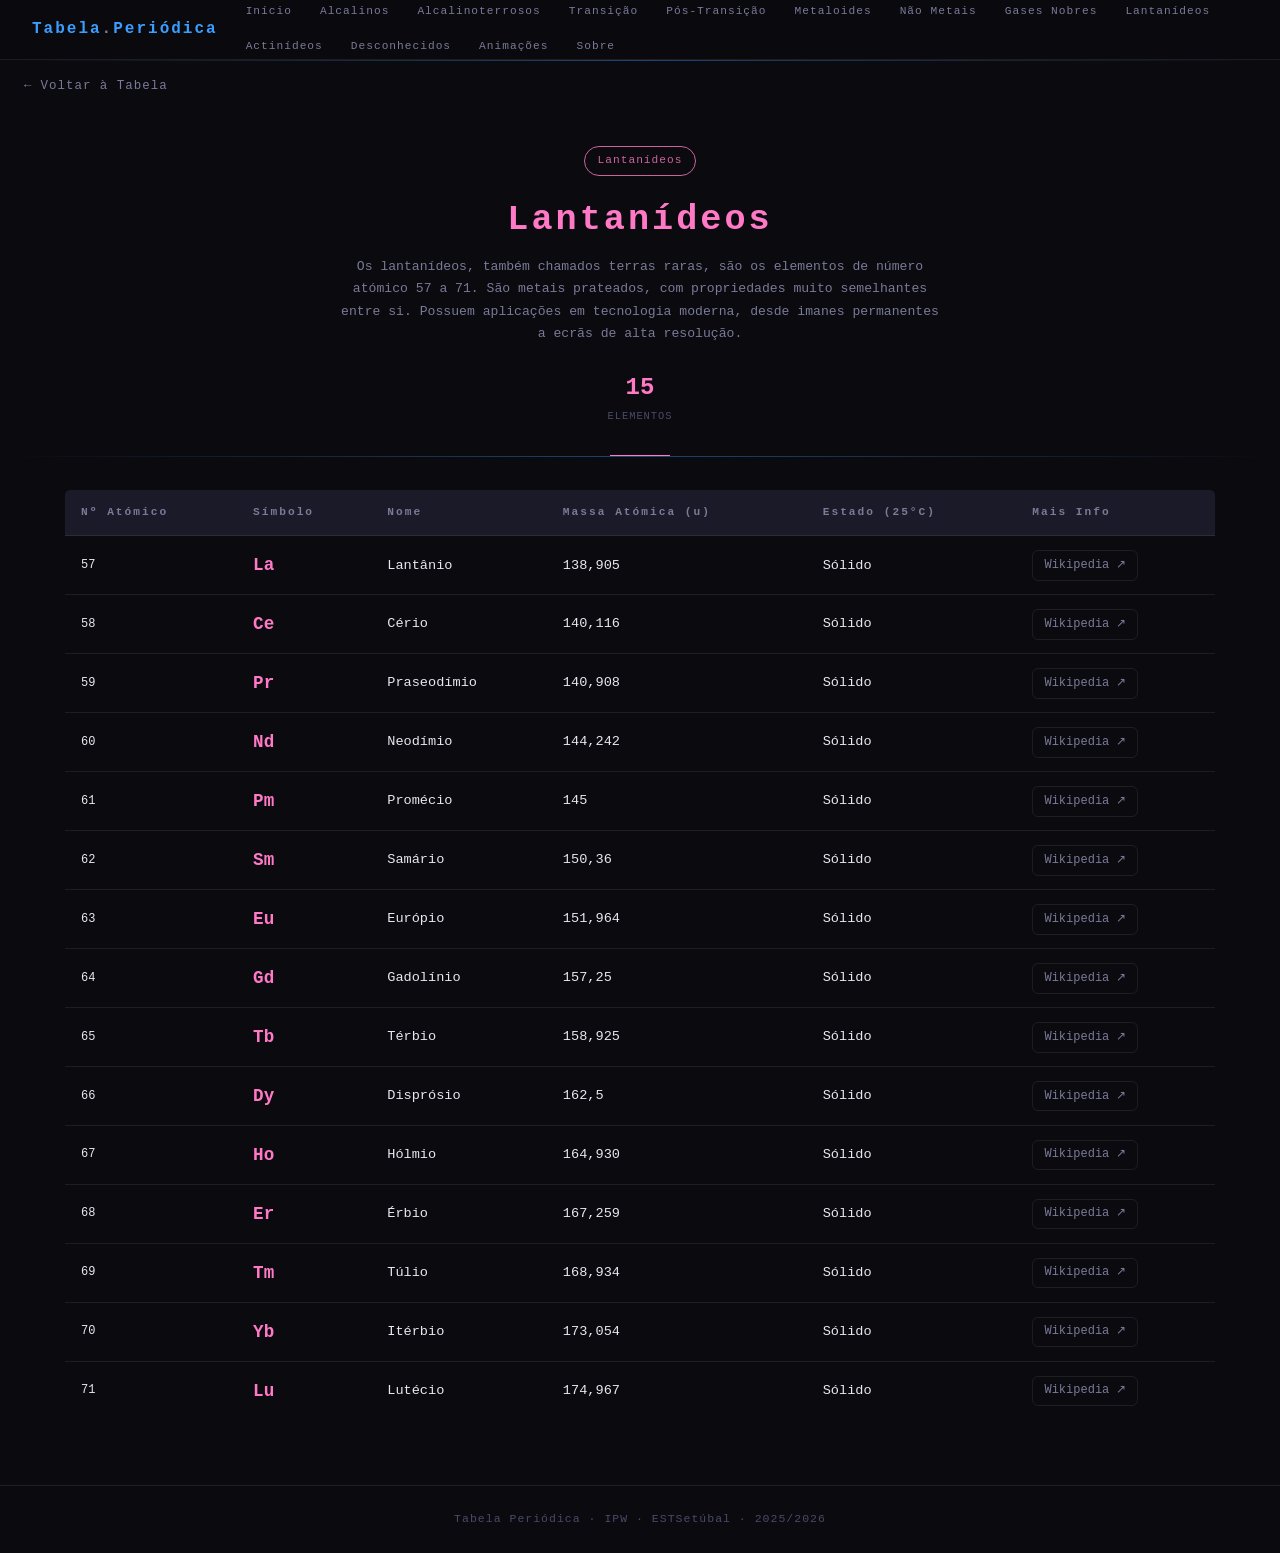
<file: lanthanides/index.html>
<!DOCTYPE html>
<html lang="pt">
<head>
  <meta charset="UTF-8"/>
  <meta name="viewport" content="width=device-width, initial-scale=1.0"/>
  <title>Lantanídeos | Tabela Periódica</title>
  <link rel="stylesheet" href="../css/styles.css"/>
  <link rel="stylesheet" href="../css/category.css"/>
  <style>:root { --cat-color: #ff79c6; }</style>
</head>
<body>
  <nav class="navbar">
    <a class="nav-logo" href="../index.html">Tabela<span>.</span>Periódica</a>
    <button class="nav-toggle" aria-label="Menu" onclick="toggleMenu()"><span></span><span></span><span></span></button>
    <ul class="nav-menu" id="navMenu">
      <li><a href="../index.html">Início</a></li>
      <li><a href="../alkali-metals/index.html">Alcalinos</a></li>
      <li><a href="../alkaline-earth-metals/index.html">Alcalinoterrosos</a></li>
      <li><a href="../transition-metals/index.html">Transição</a></li>
      <li><a href="../post-transition-metals/index.html">Pós-Transição</a></li>
      <li><a href="../metalloids/index.html">Metaloides</a></li>
      <li><a href="../reactive-nonmetals/index.html">Não Metais</a></li>
      <li><a href="../noble-gases/index.html">Gases Nobres</a></li>
      <li><a href="../lanthanides/index.html">Lantanídeos</a></li>
      <li><a href="../actinides/index.html">Actinídeos</a></li>
      <li><a href="../unknown-properties/index.html">Desconhecidos</a></li>
      <li><a href="../animations/index.html">Animações</a></li>
      <li><a href="../about/index.html">Sobre</a></li>
    </ul>
  </nav>
  <div class="glow-line"></div>
  <a class="back-link" href="../index.html">Voltar à Tabela</a>
  <div class="cat-header">
    <div class="category-badge" style="color:#ff79c6; border-color:#ff79c6; opacity:0.8">Lantanídeos</div>
    <h1>Lantanídeos</h1>
    <p>Os lantanídeos, também chamados terras raras, são os elementos de número atómico 57 a 71. São metais prateados, com propriedades muito semelhantes entre si. Possuem aplicações em tecnologia moderna, desde imanes permanentes a ecrãs de alta resolução.</p>
    <div class="cat-stats">
      <div class="stat"><div class="stat-val">15</div><div class="stat-lbl">ELEMENTOS</div></div>
    </div>
  </div>
  <div class="glow-line"></div>
  <div class="container" style="padding-top:2rem">
    <table class="element-table">
      <thead>
        <tr>
          <th>Nº Atómico</th><th>Símbolo</th><th>Nome</th>
          <th class="hide-mobile">Massa Atómica (u)</th>
          <th class="hide-mobile">Estado (25°C)</th>
          <th>Mais Info</th>
        </tr>
      </thead>
      <tbody>        <tr><td class="atomic-number">57</td><td class="symbol-cell" style="color:#ff79c6">La</td><td>Lantânio</td><td class="hide-mobile">138,905</td><td class="hide-mobile">Sólido</td><td><a class="element-link" href="https://pt.wikipedia.org/wiki/Lant%C3%A2nio" target="_blank" rel="noopener">Wikipedia</a></td></tr>
        <tr><td class="atomic-number">58</td><td class="symbol-cell" style="color:#ff79c6">Ce</td><td>Cério</td><td class="hide-mobile">140,116</td><td class="hide-mobile">Sólido</td><td><a class="element-link" href="https://pt.wikipedia.org/wiki/C%C3%A9rio" target="_blank" rel="noopener">Wikipedia</a></td></tr>
        <tr><td class="atomic-number">59</td><td class="symbol-cell" style="color:#ff79c6">Pr</td><td>Praseodímio</td><td class="hide-mobile">140,908</td><td class="hide-mobile">Sólido</td><td><a class="element-link" href="https://pt.wikipedia.org/wiki/Praseod%C3%ADmio" target="_blank" rel="noopener">Wikipedia</a></td></tr>
        <tr><td class="atomic-number">60</td><td class="symbol-cell" style="color:#ff79c6">Nd</td><td>Neodímio</td><td class="hide-mobile">144,242</td><td class="hide-mobile">Sólido</td><td><a class="element-link" href="https://pt.wikipedia.org/wiki/Neod%C3%ADmio" target="_blank" rel="noopener">Wikipedia</a></td></tr>
        <tr><td class="atomic-number">61</td><td class="symbol-cell" style="color:#ff79c6">Pm</td><td>Promécio</td><td class="hide-mobile">145</td><td class="hide-mobile">Sólido</td><td><a class="element-link" href="https://pt.wikipedia.org/wiki/Prom%C3%A9cio" target="_blank" rel="noopener">Wikipedia</a></td></tr>
        <tr><td class="atomic-number">62</td><td class="symbol-cell" style="color:#ff79c6">Sm</td><td>Samário</td><td class="hide-mobile">150,36</td><td class="hide-mobile">Sólido</td><td><a class="element-link" href="https://pt.wikipedia.org/wiki/Sam%C3%A1rio" target="_blank" rel="noopener">Wikipedia</a></td></tr>
        <tr><td class="atomic-number">63</td><td class="symbol-cell" style="color:#ff79c6">Eu</td><td>Európio</td><td class="hide-mobile">151,964</td><td class="hide-mobile">Sólido</td><td><a class="element-link" href="https://pt.wikipedia.org/wiki/Eur%C3%B3pio" target="_blank" rel="noopener">Wikipedia</a></td></tr>
        <tr><td class="atomic-number">64</td><td class="symbol-cell" style="color:#ff79c6">Gd</td><td>Gadolínio</td><td class="hide-mobile">157,25</td><td class="hide-mobile">Sólido</td><td><a class="element-link" href="https://pt.wikipedia.org/wiki/Gadol%C3%ADnio" target="_blank" rel="noopener">Wikipedia</a></td></tr>
        <tr><td class="atomic-number">65</td><td class="symbol-cell" style="color:#ff79c6">Tb</td><td>Térbio</td><td class="hide-mobile">158,925</td><td class="hide-mobile">Sólido</td><td><a class="element-link" href="https://pt.wikipedia.org/wiki/T%C3%A9rbio" target="_blank" rel="noopener">Wikipedia</a></td></tr>
        <tr><td class="atomic-number">66</td><td class="symbol-cell" style="color:#ff79c6">Dy</td><td>Disprósio</td><td class="hide-mobile">162,5</td><td class="hide-mobile">Sólido</td><td><a class="element-link" href="https://pt.wikipedia.org/wiki/Dispr%C3%B3sio" target="_blank" rel="noopener">Wikipedia</a></td></tr>
        <tr><td class="atomic-number">67</td><td class="symbol-cell" style="color:#ff79c6">Ho</td><td>Hólmio</td><td class="hide-mobile">164,930</td><td class="hide-mobile">Sólido</td><td><a class="element-link" href="https://pt.wikipedia.org/wiki/H%C3%B3lmio" target="_blank" rel="noopener">Wikipedia</a></td></tr>
        <tr><td class="atomic-number">68</td><td class="symbol-cell" style="color:#ff79c6">Er</td><td>Érbio</td><td class="hide-mobile">167,259</td><td class="hide-mobile">Sólido</td><td><a class="element-link" href="https://pt.wikipedia.org/wiki/%C3%89rbio" target="_blank" rel="noopener">Wikipedia</a></td></tr>
        <tr><td class="atomic-number">69</td><td class="symbol-cell" style="color:#ff79c6">Tm</td><td>Túlio</td><td class="hide-mobile">168,934</td><td class="hide-mobile">Sólido</td><td><a class="element-link" href="https://pt.wikipedia.org/wiki/T%C3%BAlio" target="_blank" rel="noopener">Wikipedia</a></td></tr>
        <tr><td class="atomic-number">70</td><td class="symbol-cell" style="color:#ff79c6">Yb</td><td>Itérbio</td><td class="hide-mobile">173,054</td><td class="hide-mobile">Sólido</td><td><a class="element-link" href="https://pt.wikipedia.org/wiki/It%C3%A9rbio" target="_blank" rel="noopener">Wikipedia</a></td></tr>
        <tr><td class="atomic-number">71</td><td class="symbol-cell" style="color:#ff79c6">Lu</td><td>Lutécio</td><td class="hide-mobile">174,967</td><td class="hide-mobile">Sólido</td><td><a class="element-link" href="https://pt.wikipedia.org/wiki/Lut%C3%A9cio" target="_blank" rel="noopener">Wikipedia</a></td></tr></tbody>
    </table>
  </div>
  <footer><p>Tabela Periódica · IPW · ESTSetúbal · 2025/2026</p></footer>
  <script>function toggleMenu(){document.getElementById('navMenu').classList.toggle('open');document.querySelector('.nav-toggle').classList.toggle('open');}</script>
</body>
</html>
</file>
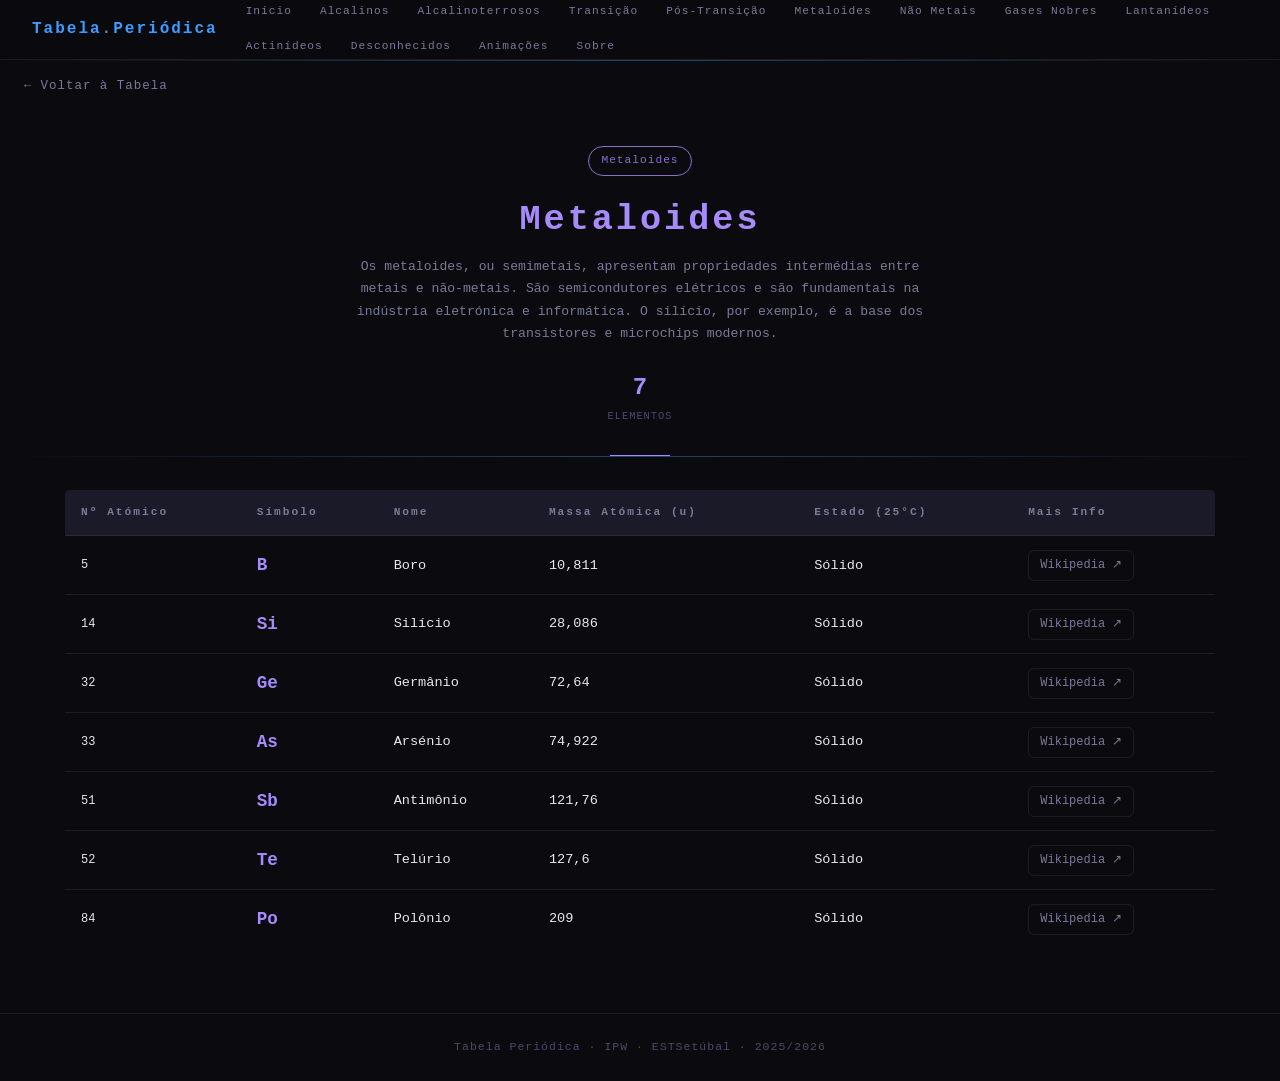
<file: metalloids/index.html>
<!DOCTYPE html>
<html lang="pt">
<head>
  <meta charset="UTF-8"/>
  <meta name="viewport" content="width=device-width, initial-scale=1.0"/>
  <title>Metaloides | Tabela Periódica</title>
  <link rel="stylesheet" href="../css/styles.css"/>
  <link rel="stylesheet" href="../css/category.css"/>
  <style>:root { --cat-color: #a78bfa; }</style>
</head>
<body>
  <nav class="navbar">
    <a class="nav-logo" href="../index.html">Tabela<span>.</span>Periódica</a>
    <button class="nav-toggle" aria-label="Menu" onclick="toggleMenu()"><span></span><span></span><span></span></button>
    <ul class="nav-menu" id="navMenu">
      <li><a href="../index.html">Início</a></li>
      <li><a href="../alkali-metals/index.html">Alcalinos</a></li>
      <li><a href="../alkaline-earth-metals/index.html">Alcalinoterrosos</a></li>
      <li><a href="../transition-metals/index.html">Transição</a></li>
      <li><a href="../post-transition-metals/index.html">Pós-Transição</a></li>
      <li><a href="../metalloids/index.html">Metaloides</a></li>
      <li><a href="../reactive-nonmetals/index.html">Não Metais</a></li>
      <li><a href="../noble-gases/index.html">Gases Nobres</a></li>
      <li><a href="../lanthanides/index.html">Lantanídeos</a></li>
      <li><a href="../actinides/index.html">Actinídeos</a></li>
      <li><a href="../unknown-properties/index.html">Desconhecidos</a></li>
      <li><a href="../animations/index.html">Animações</a></li>
      <li><a href="../about/index.html">Sobre</a></li>
    </ul>
  </nav>
  <div class="glow-line"></div>
  <a class="back-link" href="../index.html">Voltar à Tabela</a>
  <div class="cat-header">
    <div class="category-badge" style="color:#a78bfa; border-color:#a78bfa; opacity:0.8">Metaloides</div>
    <h1>Metaloides</h1>
    <p>Os metaloides, ou semimetais, apresentam propriedades intermédias entre metais e não-metais. São semicondutores elétricos e são fundamentais na indústria eletrónica e informática. O silício, por exemplo, é a base dos transistores e microchips modernos.</p>
    <div class="cat-stats">
      <div class="stat"><div class="stat-val">7</div><div class="stat-lbl">ELEMENTOS</div></div>
    </div>
  </div>
  <div class="glow-line"></div>
  <div class="container" style="padding-top:2rem">
    <table class="element-table">
      <thead>
        <tr>
          <th>Nº Atómico</th><th>Símbolo</th><th>Nome</th>
          <th class="hide-mobile">Massa Atómica (u)</th>
          <th class="hide-mobile">Estado (25°C)</th>
          <th>Mais Info</th>
        </tr>
      </thead>
      <tbody>        <tr><td class="atomic-number">5</td><td class="symbol-cell" style="color:#a78bfa">B</td><td>Boro</td><td class="hide-mobile">10,811</td><td class="hide-mobile">Sólido</td><td><a class="element-link" href="https://pt.wikipedia.org/wiki/Boro" target="_blank" rel="noopener">Wikipedia</a></td></tr>
        <tr><td class="atomic-number">14</td><td class="symbol-cell" style="color:#a78bfa">Si</td><td>Silício</td><td class="hide-mobile">28,086</td><td class="hide-mobile">Sólido</td><td><a class="element-link" href="https://pt.wikipedia.org/wiki/Sil%C3%ADcio" target="_blank" rel="noopener">Wikipedia</a></td></tr>
        <tr><td class="atomic-number">32</td><td class="symbol-cell" style="color:#a78bfa">Ge</td><td>Germânio</td><td class="hide-mobile">72,64</td><td class="hide-mobile">Sólido</td><td><a class="element-link" href="https://pt.wikipedia.org/wiki/Germ%C3%A2nio" target="_blank" rel="noopener">Wikipedia</a></td></tr>
        <tr><td class="atomic-number">33</td><td class="symbol-cell" style="color:#a78bfa">As</td><td>Arsénio</td><td class="hide-mobile">74,922</td><td class="hide-mobile">Sólido</td><td><a class="element-link" href="https://pt.wikipedia.org/wiki/Ars%C3%A9nio" target="_blank" rel="noopener">Wikipedia</a></td></tr>
        <tr><td class="atomic-number">51</td><td class="symbol-cell" style="color:#a78bfa">Sb</td><td>Antimônio</td><td class="hide-mobile">121,76</td><td class="hide-mobile">Sólido</td><td><a class="element-link" href="https://pt.wikipedia.org/wiki/Antim%C3%B4nio" target="_blank" rel="noopener">Wikipedia</a></td></tr>
        <tr><td class="atomic-number">52</td><td class="symbol-cell" style="color:#a78bfa">Te</td><td>Telúrio</td><td class="hide-mobile">127,6</td><td class="hide-mobile">Sólido</td><td><a class="element-link" href="https://pt.wikipedia.org/wiki/Tel%C3%BArio" target="_blank" rel="noopener">Wikipedia</a></td></tr>
        <tr><td class="atomic-number">84</td><td class="symbol-cell" style="color:#a78bfa">Po</td><td>Polônio</td><td class="hide-mobile">209</td><td class="hide-mobile">Sólido</td><td><a class="element-link" href="https://pt.wikipedia.org/wiki/Pol%C3%B4nio" target="_blank" rel="noopener">Wikipedia</a></td></tr></tbody>
    </table>
  </div>
  <footer><p>Tabela Periódica · IPW · ESTSetúbal · 2025/2026</p></footer>
  <script>function toggleMenu(){document.getElementById('navMenu').classList.toggle('open');document.querySelector('.nav-toggle').classList.toggle('open');}</script>
</body>
</html>
</file>
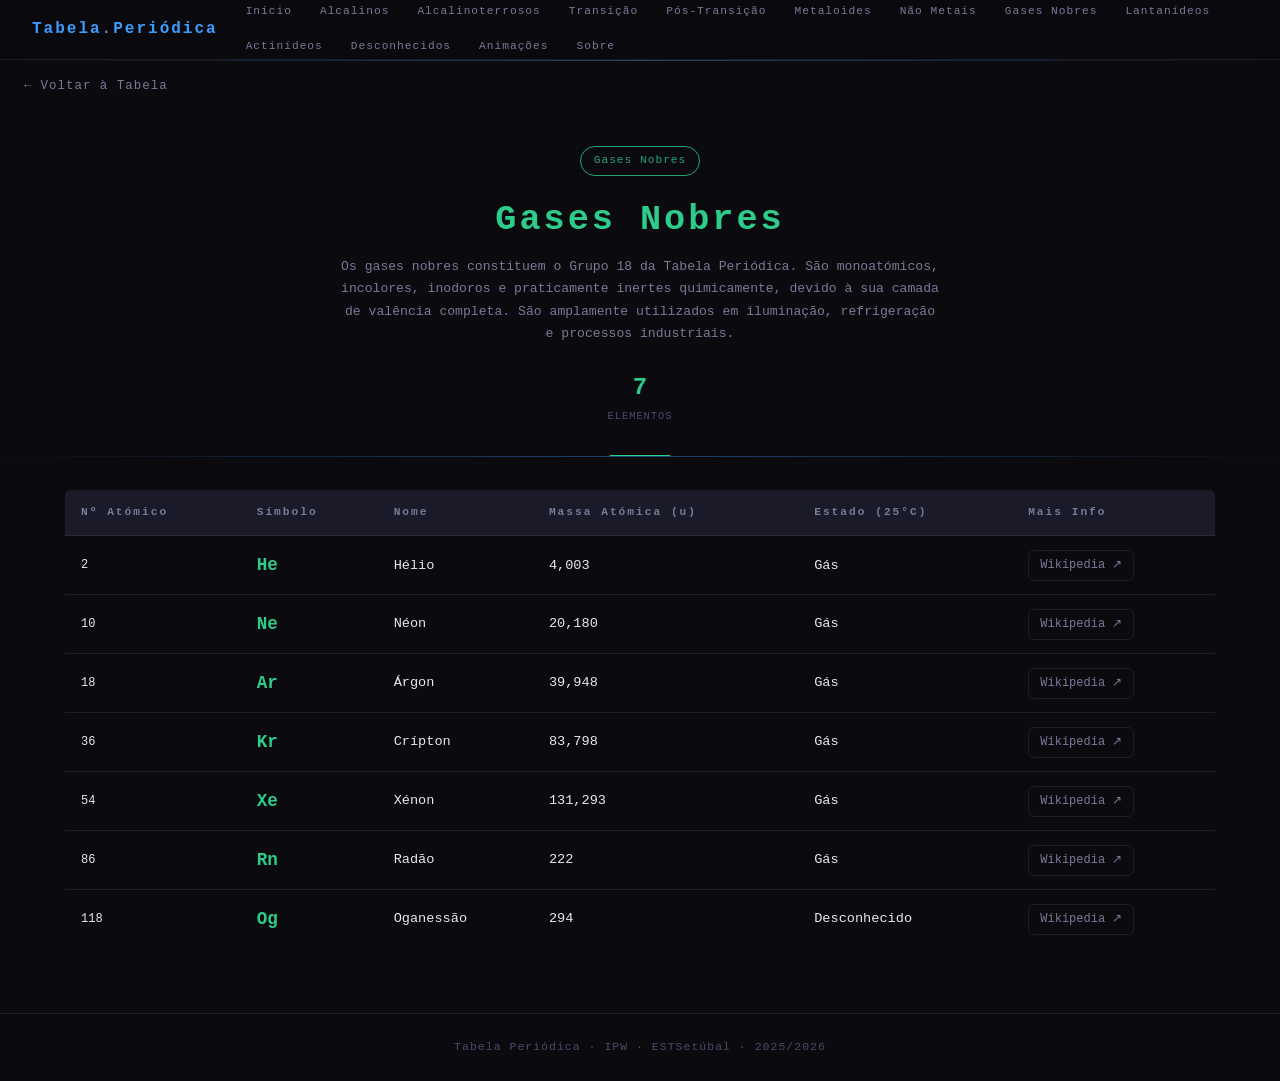
<file: noble-gases/index.html>
<!DOCTYPE html>
<html lang="pt">
<head>
  <meta charset="UTF-8"/>
  <meta name="viewport" content="width=device-width, initial-scale=1.0"/>
  <title>Gases Nobres | Tabela Periódica</title>
  <link rel="stylesheet" href="../css/styles.css"/>
  <link rel="stylesheet" href="../css/category.css"/>
  <style>:root { --cat-color: #2ecc8a; }</style>
</head>
<body>
  <nav class="navbar">
    <a class="nav-logo" href="../index.html">Tabela<span>.</span>Periódica</a>
    <button class="nav-toggle" aria-label="Menu" onclick="toggleMenu()"><span></span><span></span><span></span></button>
    <ul class="nav-menu" id="navMenu">
      <li><a href="../index.html">Início</a></li>
      <li><a href="../alkali-metals/index.html">Alcalinos</a></li>
      <li><a href="../alkaline-earth-metals/index.html">Alcalinoterrosos</a></li>
      <li><a href="../transition-metals/index.html">Transição</a></li>
      <li><a href="../post-transition-metals/index.html">Pós-Transição</a></li>
      <li><a href="../metalloids/index.html">Metaloides</a></li>
      <li><a href="../reactive-nonmetals/index.html">Não Metais</a></li>
      <li><a href="../noble-gases/index.html">Gases Nobres</a></li>
      <li><a href="../lanthanides/index.html">Lantanídeos</a></li>
      <li><a href="../actinides/index.html">Actinídeos</a></li>
      <li><a href="../unknown-properties/index.html">Desconhecidos</a></li>
      <li><a href="../animations/index.html">Animações</a></li>
      <li><a href="../about/index.html">Sobre</a></li>
    </ul>
  </nav>
  <div class="glow-line"></div>
  <a class="back-link" href="../index.html">Voltar à Tabela</a>
  <div class="cat-header">
    <div class="category-badge" style="color:#2ecc8a; border-color:#2ecc8a; opacity:0.8">Gases Nobres</div>
    <h1>Gases Nobres</h1>
    <p>Os gases nobres constituem o Grupo 18 da Tabela Periódica. São monoatómicos, incolores, inodoros e praticamente inertes quimicamente, devido à sua camada de valência completa. São amplamente utilizados em iluminação, refrigeração e processos industriais.</p>
    <div class="cat-stats">
      <div class="stat"><div class="stat-val">7</div><div class="stat-lbl">ELEMENTOS</div></div>
    </div>
  </div>
  <div class="glow-line"></div>
  <div class="container" style="padding-top:2rem">
    <table class="element-table">
      <thead>
        <tr>
          <th>Nº Atómico</th><th>Símbolo</th><th>Nome</th>
          <th class="hide-mobile">Massa Atómica (u)</th>
          <th class="hide-mobile">Estado (25°C)</th>
          <th>Mais Info</th>
        </tr>
      </thead>
      <tbody>        <tr><td class="atomic-number">2</td><td class="symbol-cell" style="color:#2ecc8a">He</td><td>Hélio</td><td class="hide-mobile">4,003</td><td class="hide-mobile">Gás</td><td><a class="element-link" href="https://pt.wikipedia.org/wiki/H%C3%A9lio" target="_blank" rel="noopener">Wikipedia</a></td></tr>
        <tr><td class="atomic-number">10</td><td class="symbol-cell" style="color:#2ecc8a">Ne</td><td>Néon</td><td class="hide-mobile">20,180</td><td class="hide-mobile">Gás</td><td><a class="element-link" href="https://pt.wikipedia.org/wiki/Ne%C3%B3n" target="_blank" rel="noopener">Wikipedia</a></td></tr>
        <tr><td class="atomic-number">18</td><td class="symbol-cell" style="color:#2ecc8a">Ar</td><td>Árgon</td><td class="hide-mobile">39,948</td><td class="hide-mobile">Gás</td><td><a class="element-link" href="https://pt.wikipedia.org/wiki/%C3%81rgon" target="_blank" rel="noopener">Wikipedia</a></td></tr>
        <tr><td class="atomic-number">36</td><td class="symbol-cell" style="color:#2ecc8a">Kr</td><td>Crípton</td><td class="hide-mobile">83,798</td><td class="hide-mobile">Gás</td><td><a class="element-link" href="https://pt.wikipedia.org/wiki/Cr%C3%ADpton" target="_blank" rel="noopener">Wikipedia</a></td></tr>
        <tr><td class="atomic-number">54</td><td class="symbol-cell" style="color:#2ecc8a">Xe</td><td>Xénon</td><td class="hide-mobile">131,293</td><td class="hide-mobile">Gás</td><td><a class="element-link" href="https://pt.wikipedia.org/wiki/Xen%C3%B3nio" target="_blank" rel="noopener">Wikipedia</a></td></tr>
        <tr><td class="atomic-number">86</td><td class="symbol-cell" style="color:#2ecc8a">Rn</td><td>Radão</td><td class="hide-mobile">222</td><td class="hide-mobile">Gás</td><td><a class="element-link" href="https://pt.wikipedia.org/wiki/Rad%C3%A3o" target="_blank" rel="noopener">Wikipedia</a></td></tr>
        <tr><td class="atomic-number">118</td><td class="symbol-cell" style="color:#2ecc8a">Og</td><td>Oganessão</td><td class="hide-mobile">294</td><td class="hide-mobile">Desconhecido</td><td><a class="element-link" href="https://pt.wikipedia.org/wiki/Oganess%C3%A3o" target="_blank" rel="noopener">Wikipedia</a></td></tr></tbody>
    </table>
  </div>
  <footer><p>Tabela Periódica · IPW · ESTSetúbal · 2025/2026</p></footer>
  <script>function toggleMenu(){document.getElementById('navMenu').classList.toggle('open');document.querySelector('.nav-toggle').classList.toggle('open');}</script>
</body>
</html>
</file>
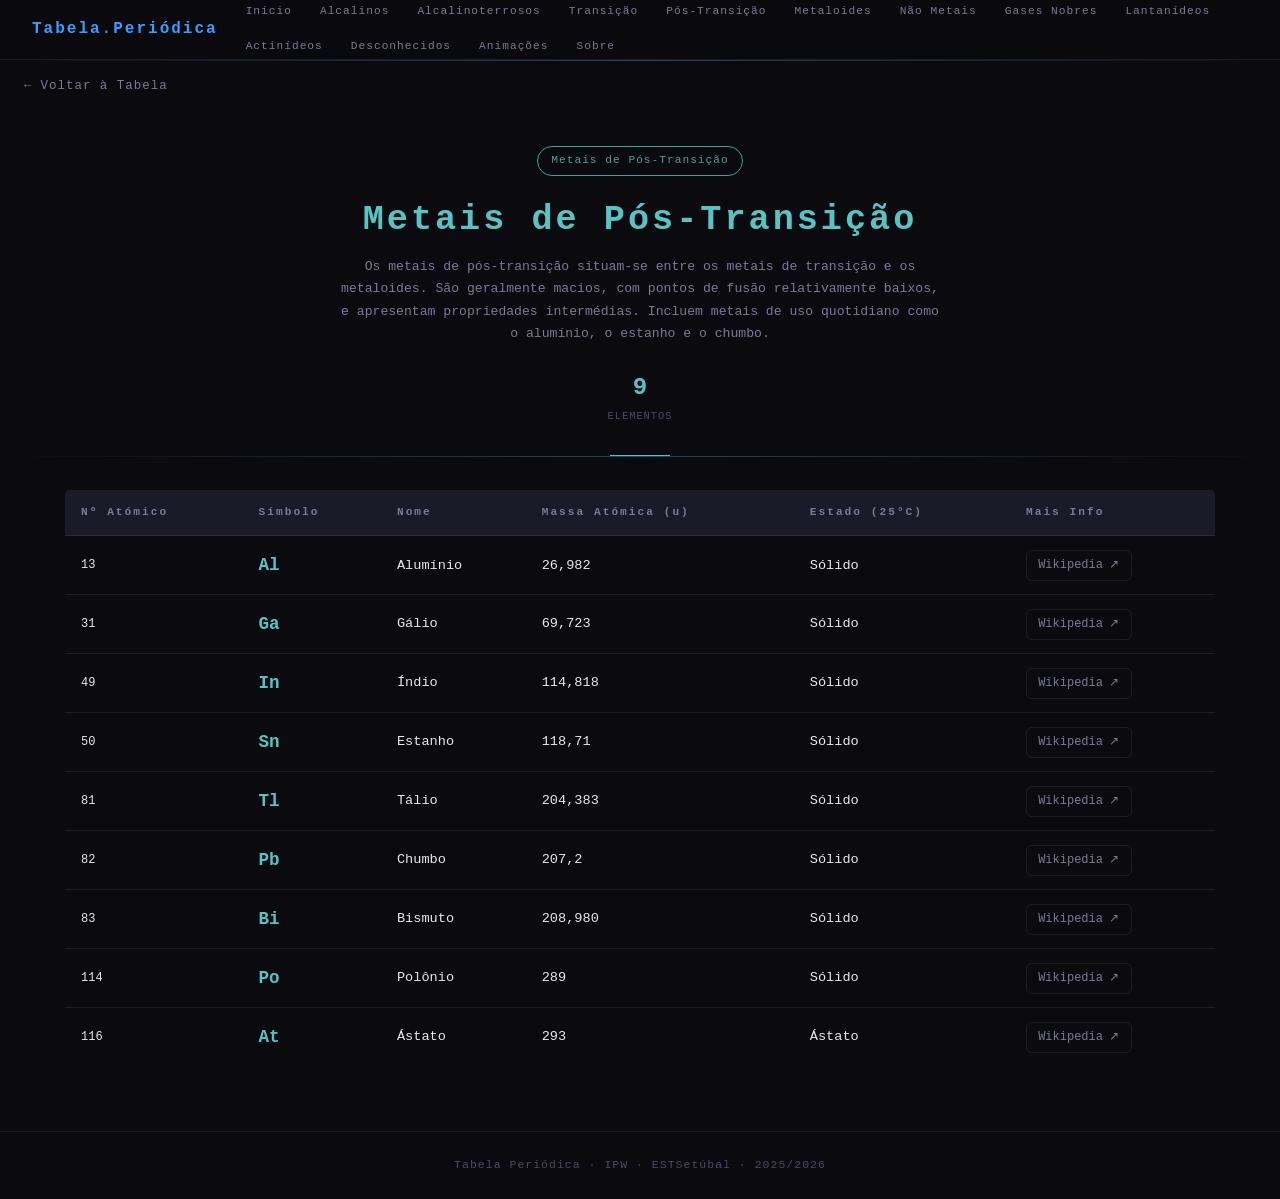
<file: post-transition-metals/index.html>
<!DOCTYPE html>
<html lang="pt">
<head>
  <meta charset="UTF-8"/>
  <meta name="viewport" content="width=device-width, initial-scale=1.0"/>
  <title>Metais de Pós-Transição | Tabela Periódica</title>
  <link rel="stylesheet" href="../css/styles.css"/>
  <link rel="stylesheet" href="../css/category.css"/>
  <style>:root { --cat-color: #59c3c3; }</style>
</head>
<body>
  <nav class="navbar">
    <a class="nav-logo" href="../index.html">Tabela<span>.</span>Periódica</a>
    <button class="nav-toggle" aria-label="Menu" onclick="toggleMenu()"><span></span><span></span><span></span></button>
    <ul class="nav-menu" id="navMenu">
      <li><a href="../index.html">Início</a></li>
      <li><a href="../alkali-metals/index.html">Alcalinos</a></li>
      <li><a href="../alkaline-earth-metals/index.html">Alcalinoterrosos</a></li>
      <li><a href="../transition-metals/index.html">Transição</a></li>
      <li><a href="../post-transition-metals/index.html">Pós-Transição</a></li>
      <li><a href="../metalloids/index.html">Metaloides</a></li>
      <li><a href="../reactive-nonmetals/index.html">Não Metais</a></li>
      <li><a href="../noble-gases/index.html">Gases Nobres</a></li>
      <li><a href="../lanthanides/index.html">Lantanídeos</a></li>
      <li><a href="../actinides/index.html">Actinídeos</a></li>
      <li><a href="../unknown-properties/index.html">Desconhecidos</a></li>
      <li><a href="../animations/index.html">Animações</a></li>
      <li><a href="../about/index.html">Sobre</a></li>
    </ul>
  </nav>
  <div class="glow-line"></div>
  <a class="back-link" href="../index.html">Voltar à Tabela</a>
  <div class="cat-header">
    <div class="category-badge" style="color:#59c3c3; border-color:#59c3c3; opacity:0.8">Metais de Pós-Transição</div>
    <h1>Metais de Pós-Transição</h1>
    <p>Os metais de pós-transição situam-se entre os metais de transição e os metaloides. São geralmente macios, com pontos de fusão relativamente baixos, e apresentam propriedades intermédias. Incluem metais de uso quotidiano como o alumínio, o estanho e o chumbo.</p>
    <div class="cat-stats">
      <div class="stat"><div class="stat-val">9</div><div class="stat-lbl">ELEMENTOS</div></div>
    </div>
  </div>
  <div class="glow-line"></div>
  <div class="container" style="padding-top:2rem">
    <table class="element-table">
      <thead>
        <tr>
          <th>Nº Atómico</th><th>Símbolo</th><th>Nome</th>
          <th class="hide-mobile">Massa Atómica (u)</th>
          <th class="hide-mobile">Estado (25°C)</th>
          <th>Mais Info</th>
        </tr>
      </thead>
      <tbody>        <tr><td class="atomic-number">13</td><td class="symbol-cell" style="color:#59c3c3">Al</td><td>Alumínio</td><td class="hide-mobile">26,982</td><td class="hide-mobile">Sólido</td><td><a class="element-link" href="https://pt.wikipedia.org/wiki/Alum%C3%ADnio" target="_blank" rel="noopener">Wikipedia</a></td></tr>
        <tr><td class="atomic-number">31</td><td class="symbol-cell" style="color:#59c3c3">Ga</td><td>Gálio</td><td class="hide-mobile">69,723</td><td class="hide-mobile">Sólido</td><td><a class="element-link" href="https://pt.wikipedia.org/wiki/G%C3%A1lio" target="_blank" rel="noopener">Wikipedia</a></td></tr>
        <tr><td class="atomic-number">49</td><td class="symbol-cell" style="color:#59c3c3">In</td><td>Índio</td><td class="hide-mobile">114,818</td><td class="hide-mobile">Sólido</td><td><a class="element-link" href="https://pt.wikipedia.org/wiki/%C3%8Dndio_(elemento_qu%C3%ADmico)" target="_blank" rel="noopener">Wikipedia</a></td></tr>
        <tr><td class="atomic-number">50</td><td class="symbol-cell" style="color:#59c3c3">Sn</td><td>Estanho</td><td class="hide-mobile">118,71</td><td class="hide-mobile">Sólido</td><td><a class="element-link" href="https://pt.wikipedia.org/wiki/Estanho" target="_blank" rel="noopener">Wikipedia</a></td></tr>
        <tr><td class="atomic-number">81</td><td class="symbol-cell" style="color:#59c3c3">Tl</td><td>Tálio</td><td class="hide-mobile">204,383</td><td class="hide-mobile">Sólido</td><td><a class="element-link" href="https://pt.wikipedia.org/wiki/T%C3%A1lio" target="_blank" rel="noopener">Wikipedia</a></td></tr>
        <tr><td class="atomic-number">82</td><td class="symbol-cell" style="color:#59c3c3">Pb</td><td>Chumbo</td><td class="hide-mobile">207,2</td><td class="hide-mobile">Sólido</td><td><a class="element-link" href="https://pt.wikipedia.org/wiki/Chumbo" target="_blank" rel="noopener">Wikipedia</a></td></tr>
        <tr><td class="atomic-number">83</td><td class="symbol-cell" style="color:#59c3c3">Bi</td><td>Bismuto</td><td class="hide-mobile">208,980</td><td class="hide-mobile">Sólido</td><td><a class="element-link" href="https://pt.wikipedia.org/wiki/Bismuto" target="_blank" rel="noopener">Wikipedia</a></td></tr>
        <tr><td class="atomic-number">114</td><td class="symbol-cell" style="color:#59c3c3">Po</td><td>Polônio</td><td class="hide-mobile">289</td><td class="hide-mobile">Sólido</td><td><a class="element-link" href="https://pt.wikipedia.org/wiki/Pol%C3%B4nio" target="_blank" rel="noopener">Wikipedia</a></td></tr>
        <tr><td class="atomic-number">116</td><td class="symbol-cell" style="color:#59c3c3">At</td><td>Ástato</td><td class="hide-mobile">293</td><td class="hide-mobile">Ástato</td><td><a class="element-link" href="https://pt.wikipedia.org/wiki/%C3%81stato" target="_blank" rel="noopener">Wikipedia</a></td></tr></tbody>
    </table>
  </div>
  <footer><p>Tabela Periódica · IPW · ESTSetúbal · 2025/2026</p></footer>
  <script>function toggleMenu(){document.getElementById('navMenu').classList.toggle('open');document.querySelector('.nav-toggle').classList.toggle('open');}</script>
</body>
</html>
</file>
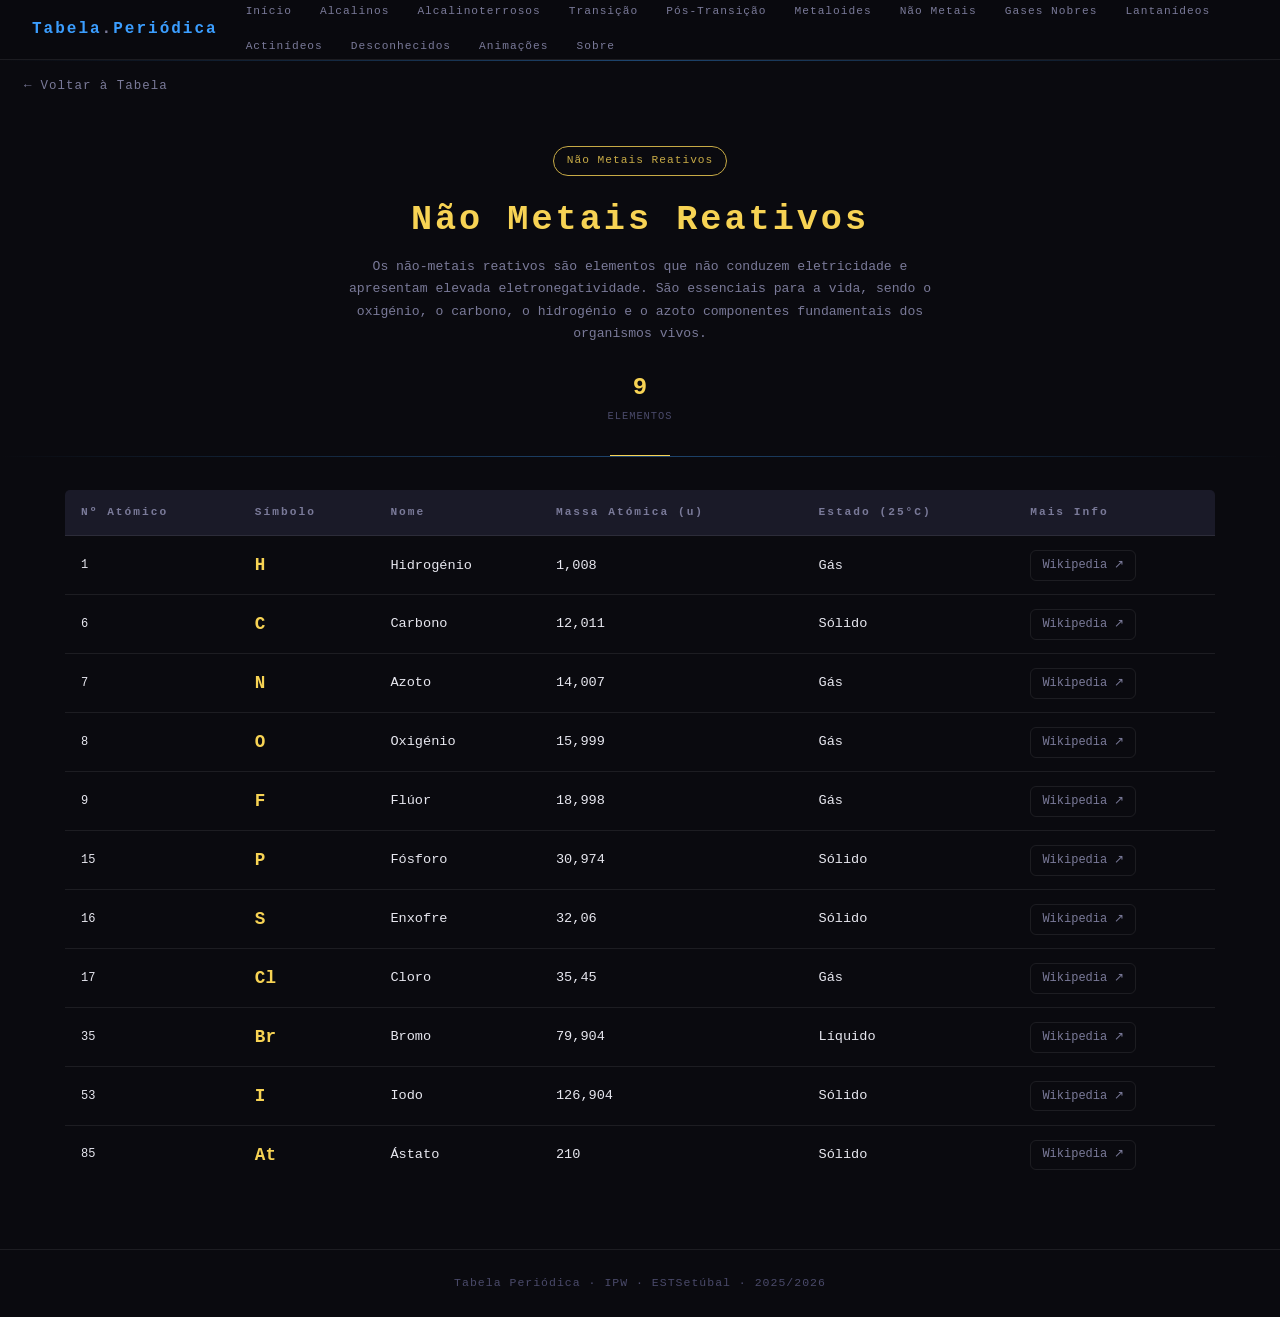
<file: reactive-nonmetals/index.html>
<!DOCTYPE html>
<html lang="pt">
<head>
  <meta charset="UTF-8"/>
  <meta name="viewport" content="width=device-width, initial-scale=1.0"/>
  <title>Não Metais Reativos | Tabela Periódica</title>
  <link rel="stylesheet" href="../css/styles.css"/>
  <link rel="stylesheet" href="../css/category.css"/>
  <style>:root { --cat-color: #f7d354; }</style>
</head>
<body>
  <nav class="navbar">
    <a class="nav-logo" href="../index.html">Tabela<span>.</span>Periódica</a>
    <button class="nav-toggle" aria-label="Menu" onclick="toggleMenu()"><span></span><span></span><span></span></button>
    <ul class="nav-menu" id="navMenu">
      <li><a href="../index.html">Início</a></li>
      <li><a href="../alkali-metals/index.html">Alcalinos</a></li>
      <li><a href="../alkaline-earth-metals/index.html">Alcalinoterrosos</a></li>
      <li><a href="../transition-metals/index.html">Transição</a></li>
      <li><a href="../post-transition-metals/index.html">Pós-Transição</a></li>
      <li><a href="../metalloids/index.html">Metaloides</a></li>
      <li><a href="../reactive-nonmetals/index.html">Não Metais</a></li>
      <li><a href="../noble-gases/index.html">Gases Nobres</a></li>
      <li><a href="../lanthanides/index.html">Lantanídeos</a></li>
      <li><a href="../actinides/index.html">Actinídeos</a></li>
      <li><a href="../unknown-properties/index.html">Desconhecidos</a></li>
      <li><a href="../animations/index.html">Animações</a></li>
      <li><a href="../about/index.html">Sobre</a></li>
    </ul>
  </nav>
  <div class="glow-line"></div>
  <a class="back-link" href="../index.html">Voltar à Tabela</a>
  <div class="cat-header">
    <div class="category-badge" style="color:#f7d354; border-color:#f7d354; opacity:0.8">Não Metais Reativos</div>
    <h1>Não Metais Reativos</h1>
    <p>Os não-metais reativos são elementos que não conduzem eletricidade e apresentam elevada eletronegatividade. São essenciais para a vida, sendo o oxigénio, o carbono, o hidrogénio e o azoto componentes fundamentais dos organismos vivos.</p>
    <div class="cat-stats">
      <div class="stat"><div class="stat-val">9</div><div class="stat-lbl">ELEMENTOS</div></div>
    </div>
  </div>
  <div class="glow-line"></div>
  <div class="container" style="padding-top:2rem">
    <table class="element-table">
      <thead>
        <tr>
          <th>Nº Atómico</th><th>Símbolo</th><th>Nome</th>
          <th class="hide-mobile">Massa Atómica (u)</th>
          <th class="hide-mobile">Estado (25°C)</th>
          <th>Mais Info</th>
        </tr>
      </thead>
      <tbody>        <tr><td class="atomic-number">1</td><td class="symbol-cell" style="color:#f7d354">H</td><td>Hidrogénio</td><td class="hide-mobile">1,008</td><td class="hide-mobile">Gás</td><td><a class="element-link" href="https://pt.wikipedia.org/wiki/Hidrog%C3%A9nio" target="_blank" rel="noopener">Wikipedia</a></td></tr>
        <tr><td class="atomic-number">6</td><td class="symbol-cell" style="color:#f7d354">C</td><td>Carbono</td><td class="hide-mobile">12,011</td><td class="hide-mobile">Sólido</td><td><a class="element-link" href="https://pt.wikipedia.org/wiki/Carbono" target="_blank" rel="noopener">Wikipedia</a></td></tr>
        <tr><td class="atomic-number">7</td><td class="symbol-cell" style="color:#f7d354">N</td><td>Azoto</td><td class="hide-mobile">14,007</td><td class="hide-mobile">Gás</td><td><a class="element-link" href="https://pt.wikipedia.org/wiki/Azoto" target="_blank" rel="noopener">Wikipedia</a></td></tr>
        <tr><td class="atomic-number">8</td><td class="symbol-cell" style="color:#f7d354">O</td><td>Oxigénio</td><td class="hide-mobile">15,999</td><td class="hide-mobile">Gás</td><td><a class="element-link" href="https://pt.wikipedia.org/wiki/Oxig%C3%A9nio" target="_blank" rel="noopener">Wikipedia</a></td></tr>
        <tr><td class="atomic-number">9</td><td class="symbol-cell" style="color:#f7d354">F</td><td>Flúor</td><td class="hide-mobile">18,998</td><td class="hide-mobile">Gás</td><td><a class="element-link" href="https://pt.wikipedia.org/wiki/Fl%C3%BAor" target="_blank" rel="noopener">Wikipedia</a></td></tr>
        <tr><td class="atomic-number">15</td><td class="symbol-cell" style="color:#f7d354">P</td><td>Fósforo</td><td class="hide-mobile">30,974</td><td class="hide-mobile">Sólido</td><td><a class="element-link" href="https://pt.wikipedia.org/wiki/F%C3%B3sforo" target="_blank" rel="noopener">Wikipedia</a></td></tr>
        <tr><td class="atomic-number">16</td><td class="symbol-cell" style="color:#f7d354">S</td><td>Enxofre</td><td class="hide-mobile">32,06</td><td class="hide-mobile">Sólido</td><td><a class="element-link" href="https://pt.wikipedia.org/wiki/Enxofre" target="_blank" rel="noopener">Wikipedia</a></td></tr>
        <tr><td class="atomic-number">17</td><td class="symbol-cell" style="color:#f7d354">Cl</td><td>Cloro</td><td class="hide-mobile">35,45</td><td class="hide-mobile">Gás</td><td><a class="element-link" href="https://pt.wikipedia.org/wiki/Cloro" target="_blank" rel="noopener">Wikipedia</a></td></tr>
        <tr><td class="atomic-number">35</td><td class="symbol-cell" style="color:#f7d354">Br</td><td>Bromo</td><td class="hide-mobile">79,904</td><td class="hide-mobile">Líquido</td><td><a class="element-link" href="https://pt.wikipedia.org/wiki/Bromo" target="_blank" rel="noopener">Wikipedia</a></td></tr>
        <tr><td class="atomic-number">53</td><td class="symbol-cell" style="color:#f7d354">I</td><td>Iodo</td><td class="hide-mobile">126,904</td><td class="hide-mobile">Sólido</td><td><a class="element-link" href="https://pt.wikipedia.org/wiki/Iodo" target="_blank" rel="noopener">Wikipedia</a></td></tr>
        <tr><td class="atomic-number">85</td><td class="symbol-cell" style="color:#f7d354">At</td><td>Ástato</td><td class="hide-mobile">210</td><td class="hide-mobile">Sólido</td><td><a class="element-link" href="https://pt.wikipedia.org/wiki/%C3%81stato" target="_blank" rel="noopener">Wikipedia</a></td></tr></tbody>
    </table>
  </div>
  <footer><p>Tabela Periódica · IPW · ESTSetúbal · 2025/2026</p></footer>
  <script>function toggleMenu(){document.getElementById('navMenu').classList.toggle('open');document.querySelector('.nav-toggle').classList.toggle('open');}</script>
</body>
</html>
</file>
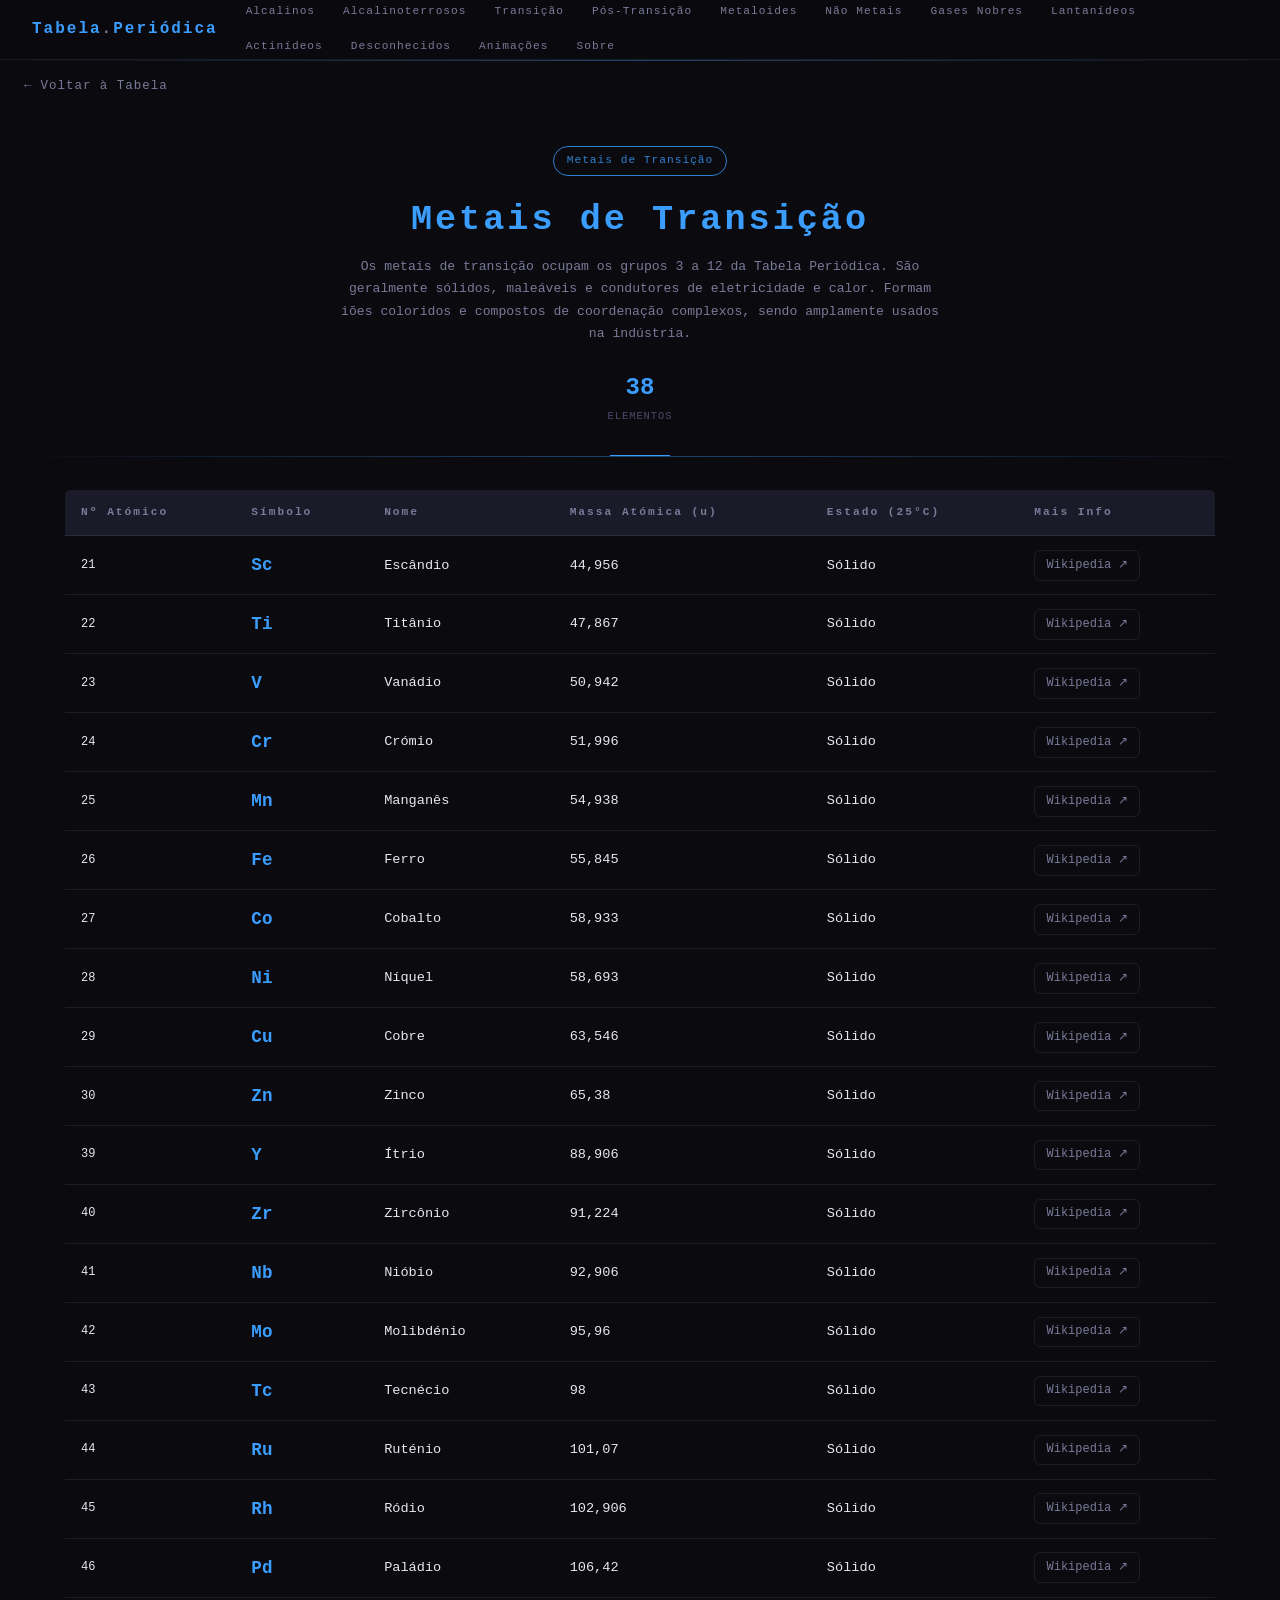
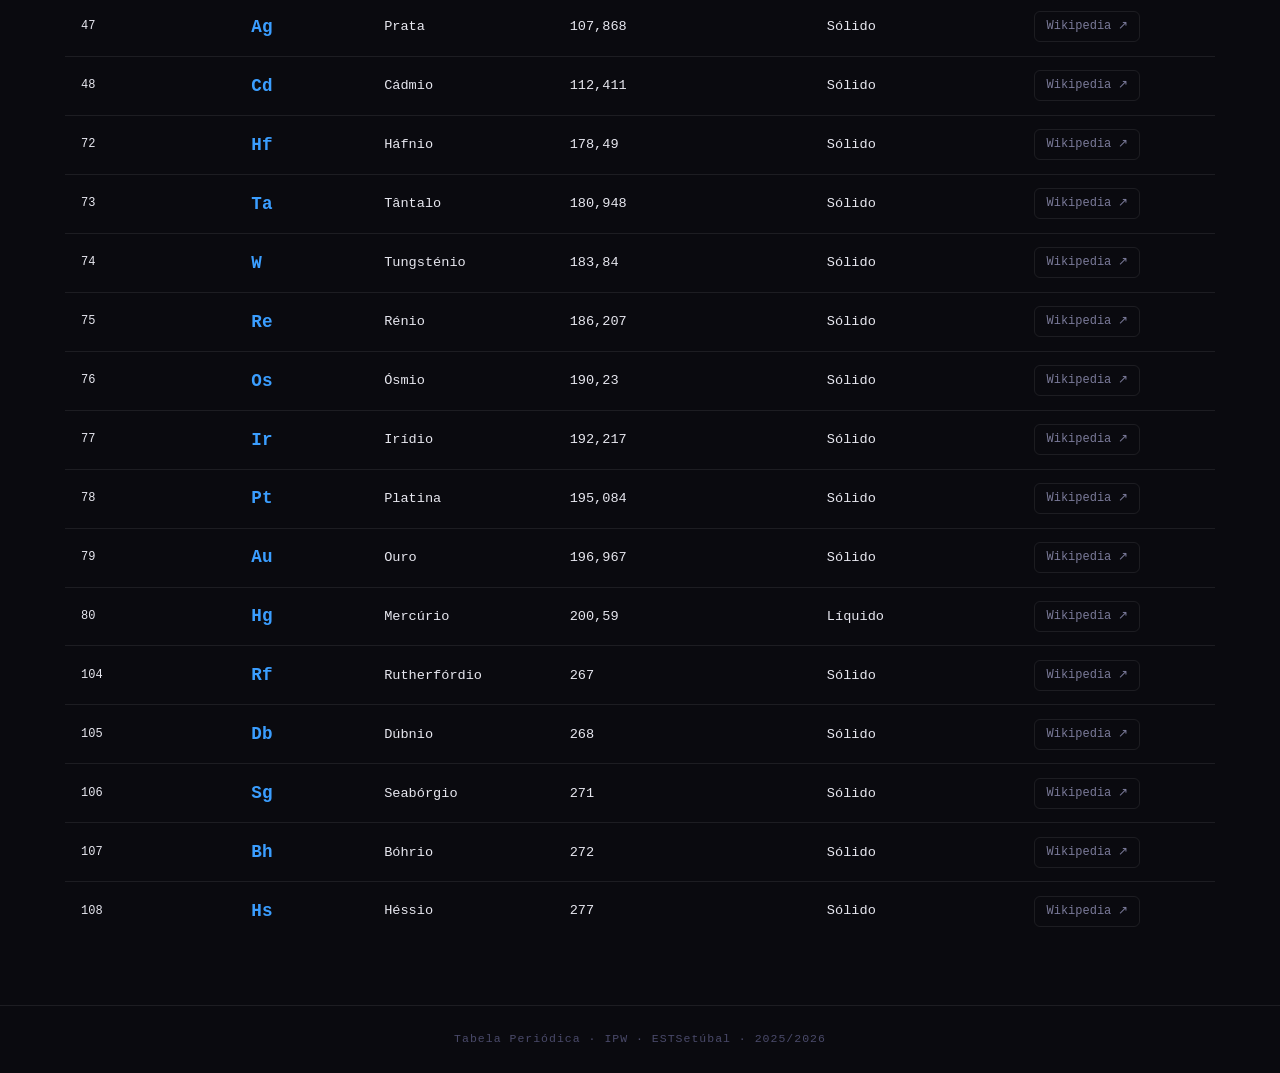
<file: transition-metals/index.html>
<!DOCTYPE html>
<html lang="pt">
<head>
  <meta charset="UTF-8"/>
  <meta name="viewport" content="width=device-width, initial-scale=1.0"/>
  <title>Metais de Transição | Tabela Periódica</title>
  <link rel="stylesheet" href="../css/styles.css"/>
  <link rel="stylesheet" href="../css/category.css"/>
  <style>:root { --cat-color: #3b9eff; }</style>
</head>
<body>
  <nav class="navbar">
    <a class="nav-logo" href="../index.html">Tabela<span>.</span>Periódica</a>
    <button class="nav-toggle" aria-label="Menu" onclick="toggleMenu()"><span></span><span></span><span></span></button>
    <ul class="nav-menu" id="navMenu">
      <li><a href="../alkali-metals/index.html">Alcalinos</a></li>
      <li><a href="../alkaline-earth-metals/index.html">Alcalinoterrosos</a></li>
      <li><a href="../transition-metals/index.html">Transição</a></li>
      <li><a href="../post-transition-metals/index.html">Pós-Transição</a></li>
      <li><a href="../metalloids/index.html">Metaloides</a></li>
      <li><a href="../reactive-nonmetals/index.html">Não Metais</a></li>
      <li><a href="../noble-gases/index.html">Gases Nobres</a></li>
      <li><a href="../lanthanides/index.html">Lantanídeos</a></li>
      <li><a href="../actinides/index.html">Actinídeos</a></li>
      <li><a href="../unknown-properties/index.html">Desconhecidos</a></li>
      <li><a href="../animations/index.html">Animações</a></li>
      <li><a href="../about/index.html">Sobre</a></li>
    </ul>
  </nav>
  <div class="glow-line"></div>
  <a class="back-link" href="../index.html">Voltar à Tabela</a>
  <div class="cat-header">
    <div class="category-badge" style="color:#3b9eff; border-color:#3b9eff; opacity:0.8">Metais de Transição</div>
    <h1>Metais de Transição</h1>
    <p>Os metais de transição ocupam os grupos 3 a 12 da Tabela Periódica. São geralmente sólidos, maleáveis e condutores de eletricidade e calor. Formam iões coloridos e compostos de coordenação complexos, sendo amplamente usados na indústria.</p>
    <div class="cat-stats">
      <div class="stat"><div class="stat-val">38</div><div class="stat-lbl">ELEMENTOS</div></div>
    </div>
  </div>
  <div class="glow-line"></div>
  <div class="container" style="padding-top:2rem">
    <table class="element-table">
      <thead>
        <tr>
          <th>Nº Atómico</th><th>Símbolo</th><th>Nome</th>
          <th class="hide-mobile">Massa Atómica (u)</th>
          <th class="hide-mobile">Estado (25°C)</th>
          <th>Mais Info</th>
        </tr>
      </thead>
      <tbody>        <tr><td class="atomic-number">21</td><td class="symbol-cell" style="color:#3b9eff">Sc</td><td>Escândio</td><td class="hide-mobile">44,956</td><td class="hide-mobile">Sólido</td><td><a class="element-link" href="https://pt.wikipedia.org/wiki/Esc%C3%A2ndio" target="_blank" rel="noopener">Wikipedia</a></td></tr>
        <tr><td class="atomic-number">22</td><td class="symbol-cell" style="color:#3b9eff">Ti</td><td>Titânio</td><td class="hide-mobile">47,867</td><td class="hide-mobile">Sólido</td><td><a class="element-link" href="https://pt.wikipedia.org/wiki/Tit%C3%A2nio" target="_blank" rel="noopener">Wikipedia</a></td></tr>
        <tr><td class="atomic-number">23</td><td class="symbol-cell" style="color:#3b9eff">V</td><td>Vanádio</td><td class="hide-mobile">50,942</td><td class="hide-mobile">Sólido</td><td><a class="element-link" href="https://pt.wikipedia.org/wiki/Van%C3%A1dio" target="_blank" rel="noopener">Wikipedia</a></td></tr>
        <tr><td class="atomic-number">24</td><td class="symbol-cell" style="color:#3b9eff">Cr</td><td>Crómio</td><td class="hide-mobile">51,996</td><td class="hide-mobile">Sólido</td><td><a class="element-link" href="https://pt.wikipedia.org/wiki/Cr%C3%B3mio" target="_blank" rel="noopener">Wikipedia</a></td></tr>
        <tr><td class="atomic-number">25</td><td class="symbol-cell" style="color:#3b9eff">Mn</td><td>Manganês</td><td class="hide-mobile">54,938</td><td class="hide-mobile">Sólido</td><td><a class="element-link" href="https://pt.wikipedia.org/wiki/Mangan%C3%AAs" target="_blank" rel="noopener">Wikipedia</a></td></tr>
        <tr><td class="atomic-number">26</td><td class="symbol-cell" style="color:#3b9eff">Fe</td><td>Ferro</td><td class="hide-mobile">55,845</td><td class="hide-mobile">Sólido</td><td><a class="element-link" href="https://pt.wikipedia.org/wiki/Ferro" target="_blank" rel="noopener">Wikipedia</a></td></tr>
        <tr><td class="atomic-number">27</td><td class="symbol-cell" style="color:#3b9eff">Co</td><td>Cobalto</td><td class="hide-mobile">58,933</td><td class="hide-mobile">Sólido</td><td><a class="element-link" href="https://pt.wikipedia.org/wiki/Cobalto" target="_blank" rel="noopener">Wikipedia</a></td></tr>
        <tr><td class="atomic-number">28</td><td class="symbol-cell" style="color:#3b9eff">Ni</td><td>Níquel</td><td class="hide-mobile">58,693</td><td class="hide-mobile">Sólido</td><td><a class="element-link" href="https://pt.wikipedia.org/wiki/N%C3%ADquel" target="_blank" rel="noopener">Wikipedia</a></td></tr>
        <tr><td class="atomic-number">29</td><td class="symbol-cell" style="color:#3b9eff">Cu</td><td>Cobre</td><td class="hide-mobile">63,546</td><td class="hide-mobile">Sólido</td><td><a class="element-link" href="https://pt.wikipedia.org/wiki/Cobre" target="_blank" rel="noopener">Wikipedia</a></td></tr>
        <tr><td class="atomic-number">30</td><td class="symbol-cell" style="color:#3b9eff">Zn</td><td>Zinco</td><td class="hide-mobile">65,38</td><td class="hide-mobile">Sólido</td><td><a class="element-link" href="https://pt.wikipedia.org/wiki/Zinco" target="_blank" rel="noopener">Wikipedia</a></td></tr>
        <tr><td class="atomic-number">39</td><td class="symbol-cell" style="color:#3b9eff">Y</td><td>Ítrio</td><td class="hide-mobile">88,906</td><td class="hide-mobile">Sólido</td><td><a class="element-link" href="https://pt.wikipedia.org/wiki/%C3%8Dtrio" target="_blank" rel="noopener">Wikipedia</a></td></tr>
        <tr><td class="atomic-number">40</td><td class="symbol-cell" style="color:#3b9eff">Zr</td><td>Zircônio</td><td class="hide-mobile">91,224</td><td class="hide-mobile">Sólido</td><td><a class="element-link" href="https://pt.wikipedia.org/wiki/Zirc%C3%B4nio" target="_blank" rel="noopener">Wikipedia</a></td></tr>
        <tr><td class="atomic-number">41</td><td class="symbol-cell" style="color:#3b9eff">Nb</td><td>Nióbio</td><td class="hide-mobile">92,906</td><td class="hide-mobile">Sólido</td><td><a class="element-link" href="https://pt.wikipedia.org/wiki/Ni%C3%B3bio" target="_blank" rel="noopener">Wikipedia</a></td></tr>
        <tr><td class="atomic-number">42</td><td class="symbol-cell" style="color:#3b9eff">Mo</td><td>Molibdénio</td><td class="hide-mobile">95,96</td><td class="hide-mobile">Sólido</td><td><a class="element-link" href="https://pt.wikipedia.org/wiki/Molibd%C3%A9nio" target="_blank" rel="noopener">Wikipedia</a></td></tr>
        <tr><td class="atomic-number">43</td><td class="symbol-cell" style="color:#3b9eff">Tc</td><td>Tecnécio</td><td class="hide-mobile">98</td><td class="hide-mobile">Sólido</td><td><a class="element-link" href="https://pt.wikipedia.org/wiki/Tecn%C3%A9cio" target="_blank" rel="noopener">Wikipedia</a></td></tr>
        <tr><td class="atomic-number">44</td><td class="symbol-cell" style="color:#3b9eff">Ru</td><td>Ruténio</td><td class="hide-mobile">101,07</td><td class="hide-mobile">Sólido</td><td><a class="element-link" href="https://pt.wikipedia.org/wiki/Rut%C3%A9nio" target="_blank" rel="noopener">Wikipedia</a></td></tr>
        <tr><td class="atomic-number">45</td><td class="symbol-cell" style="color:#3b9eff">Rh</td><td>Ródio</td><td class="hide-mobile">102,906</td><td class="hide-mobile">Sólido</td><td><a class="element-link" href="https://pt.wikipedia.org/wiki/R%C3%B3dio" target="_blank" rel="noopener">Wikipedia</a></td></tr>
        <tr><td class="atomic-number">46</td><td class="symbol-cell" style="color:#3b9eff">Pd</td><td>Paládio</td><td class="hide-mobile">106,42</td><td class="hide-mobile">Sólido</td><td><a class="element-link" href="https://pt.wikipedia.org/wiki/Pal%C3%A1dio" target="_blank" rel="noopener">Wikipedia</a></td></tr>
        <tr><td class="atomic-number">47</td><td class="symbol-cell" style="color:#3b9eff">Ag</td><td>Prata</td><td class="hide-mobile">107,868</td><td class="hide-mobile">Sólido</td><td><a class="element-link" href="https://pt.wikipedia.org/wiki/Prata" target="_blank" rel="noopener">Wikipedia</a></td></tr>
        <tr><td class="atomic-number">48</td><td class="symbol-cell" style="color:#3b9eff">Cd</td><td>Cádmio</td><td class="hide-mobile">112,411</td><td class="hide-mobile">Sólido</td><td><a class="element-link" href="https://pt.wikipedia.org/wiki/C%C3%A1dmio" target="_blank" rel="noopener">Wikipedia</a></td></tr>
        <tr><td class="atomic-number">72</td><td class="symbol-cell" style="color:#3b9eff">Hf</td><td>Háfnio</td><td class="hide-mobile">178,49</td><td class="hide-mobile">Sólido</td><td><a class="element-link" href="https://pt.wikipedia.org/wiki/H%C3%A1fnio" target="_blank" rel="noopener">Wikipedia</a></td></tr>
        <tr><td class="atomic-number">73</td><td class="symbol-cell" style="color:#3b9eff">Ta</td><td>Tântalo</td><td class="hide-mobile">180,948</td><td class="hide-mobile">Sólido</td><td><a class="element-link" href="https://pt.wikipedia.org/wiki/T%C3%A2ntalo_(elemento_qu%C3%ADmico)" target="_blank" rel="noopener">Wikipedia</a></td></tr>
        <tr><td class="atomic-number">74</td><td class="symbol-cell" style="color:#3b9eff">W</td><td>Tungsténio</td><td class="hide-mobile">183,84</td><td class="hide-mobile">Sólido</td><td><a class="element-link" href="https://pt.wikipedia.org/wiki/Tungst%C3%A9nio" target="_blank" rel="noopener">Wikipedia</a></td></tr>
        <tr><td class="atomic-number">75</td><td class="symbol-cell" style="color:#3b9eff">Re</td><td>Rénio</td><td class="hide-mobile">186,207</td><td class="hide-mobile">Sólido</td><td><a class="element-link" href="https://pt.wikipedia.org/wiki/R%C3%A9nio" target="_blank" rel="noopener">Wikipedia</a></td></tr>
        <tr><td class="atomic-number">76</td><td class="symbol-cell" style="color:#3b9eff">Os</td><td>Ósmio</td><td class="hide-mobile">190,23</td><td class="hide-mobile">Sólido</td><td><a class="element-link" href="https://pt.wikipedia.org/wiki/%C3%93smio" target="_blank" rel="noopener">Wikipedia</a></td></tr>
        <tr><td class="atomic-number">77</td><td class="symbol-cell" style="color:#3b9eff">Ir</td><td>Irídio</td><td class="hide-mobile">192,217</td><td class="hide-mobile">Sólido</td><td><a class="element-link" href="https://pt.wikipedia.org/wiki/Ir%C3%ADdio" target="_blank" rel="noopener">Wikipedia</a></td></tr>
        <tr><td class="atomic-number">78</td><td class="symbol-cell" style="color:#3b9eff">Pt</td><td>Platina</td><td class="hide-mobile">195,084</td><td class="hide-mobile">Sólido</td><td><a class="element-link" href="https://pt.wikipedia.org/wiki/Platina" target="_blank" rel="noopener">Wikipedia</a></td></tr>
        <tr><td class="atomic-number">79</td><td class="symbol-cell" style="color:#3b9eff">Au</td><td>Ouro</td><td class="hide-mobile">196,967</td><td class="hide-mobile">Sólido</td><td><a class="element-link" href="https://pt.wikipedia.org/wiki/Ouro" target="_blank" rel="noopener">Wikipedia</a></td></tr>
        <tr><td class="atomic-number">80</td><td class="symbol-cell" style="color:#3b9eff">Hg</td><td>Mercúrio</td><td class="hide-mobile">200,59</td><td class="hide-mobile">Líquido</td><td><a class="element-link" href="https://pt.wikipedia.org/wiki/Merc%C3%BArio_(elemento_qu%C3%ADmico)" target="_blank" rel="noopener">Wikipedia</a></td></tr>
        <tr><td class="atomic-number">104</td><td class="symbol-cell" style="color:#3b9eff">Rf</td><td>Rutherfórdio</td><td class="hide-mobile">267</td><td class="hide-mobile">Sólido</td><td><a class="element-link" href="https://pt.wikipedia.org/wiki/Rutherf%C3%B3rdio" target="_blank" rel="noopener">Wikipedia</a></td></tr>
        <tr><td class="atomic-number">105</td><td class="symbol-cell" style="color:#3b9eff">Db</td><td>Dúbnio</td><td class="hide-mobile">268</td><td class="hide-mobile">Sólido</td><td><a class="element-link" href="https://pt.wikipedia.org/wiki/D%C3%BAbnio" target="_blank" rel="noopener">Wikipedia</a></td></tr>
        <tr><td class="atomic-number">106</td><td class="symbol-cell" style="color:#3b9eff">Sg</td><td>Seabórgio</td><td class="hide-mobile">271</td><td class="hide-mobile">Sólido</td><td><a class="element-link" href="https://pt.wikipedia.org/wiki/Seab%C3%B3rgio" target="_blank" rel="noopener">Wikipedia</a></td></tr>
        <tr><td class="atomic-number">107</td><td class="symbol-cell" style="color:#3b9eff">Bh</td><td>Bóhrio</td><td class="hide-mobile">272</td><td class="hide-mobile">Sólido</td><td><a class="element-link" href="https://pt.wikipedia.org/wiki/B%C3%B3hrio" target="_blank" rel="noopener">Wikipedia</a></td></tr>
        <tr><td class="atomic-number">108</td><td class="symbol-cell" style="color:#3b9eff">Hs</td><td>Héssio</td><td class="hide-mobile">277</td><td class="hide-mobile">Sólido</td><td><a class="element-link" href="https://pt.wikipedia.org/wiki/H%C3%A9ssio" target="_blank" rel="noopener">Wikipedia</a></td></tr></tbody>
    </table>
  </div>
  <footer><p>Tabela Periódica · IPW · ESTSetúbal · 2025/2026</p></footer>
  <script>function toggleMenu(){document.getElementById('navMenu').classList.toggle('open');document.querySelector('.nav-toggle').classList.toggle('open');}</script>
</body>
</html>
</file>
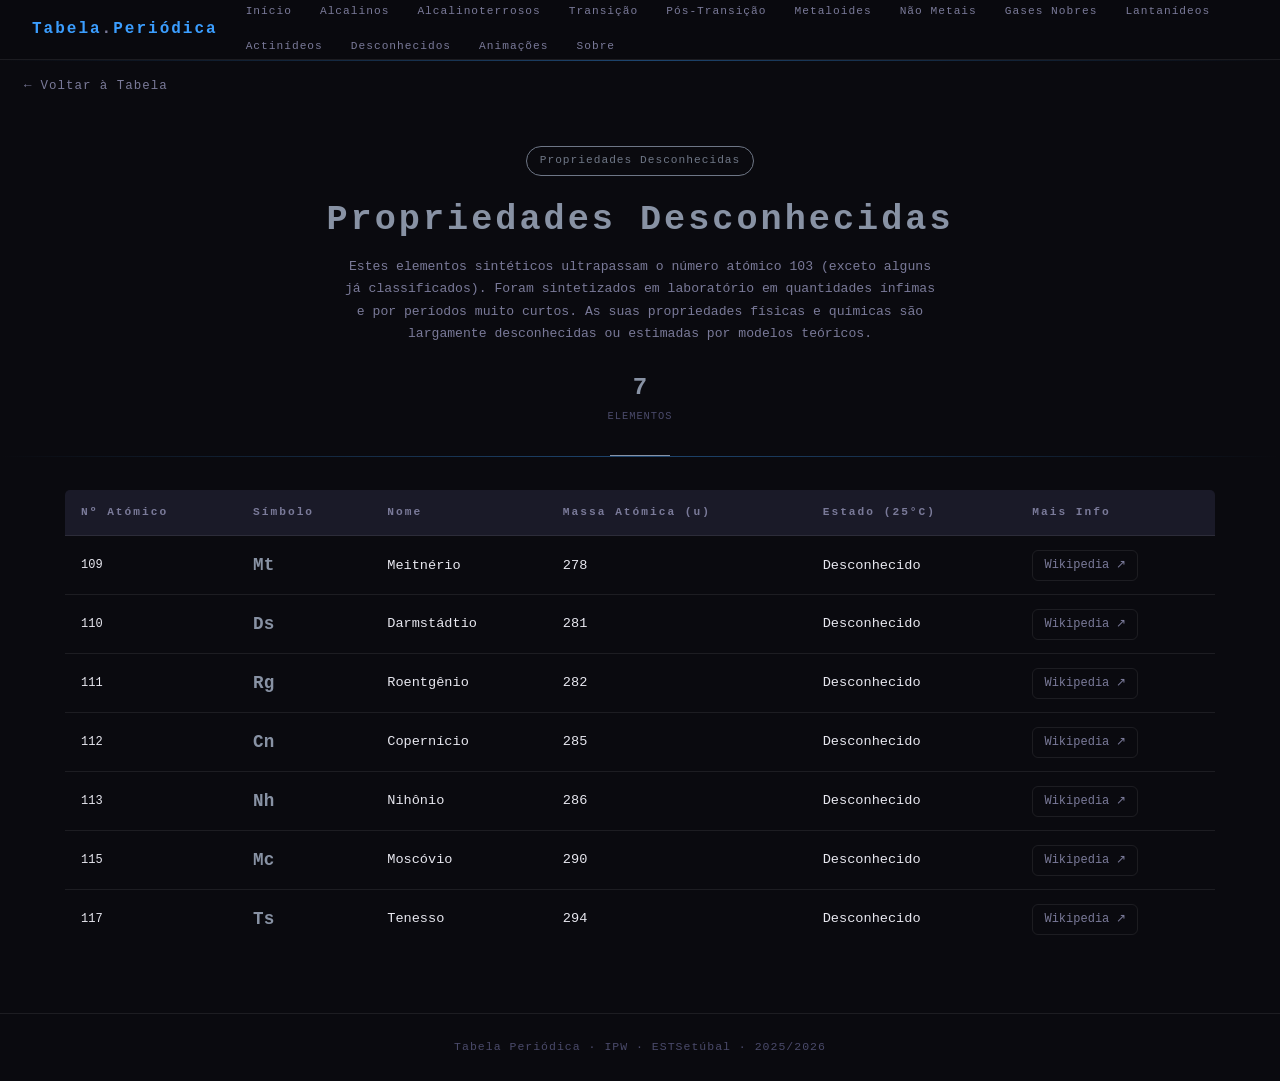
<file: unknown-properties/index.html>
<!DOCTYPE html>
<html lang="pt">
<head>
  <meta charset="UTF-8"/>
  <meta name="viewport" content="width=device-width, initial-scale=1.0"/>
  <title>Propriedades Desconhecidas | Tabela Periódica</title>
  <link rel="stylesheet" href="../css/styles.css"/>
  <link rel="stylesheet" href="../css/category.css"/>
  <style>:root { --cat-color: #8892a4; }</style>
</head>
<body>
  <nav class="navbar">
    <a class="nav-logo" href="../index.html">Tabela<span>.</span>Periódica</a>
    <button class="nav-toggle" aria-label="Menu" onclick="toggleMenu()"><span></span><span></span><span></span></button>
    <ul class="nav-menu" id="navMenu">
      <li><a href="../index.html">Início</a></li>
      <li><a href="../alkali-metals/index.html">Alcalinos</a></li>
      <li><a href="../alkaline-earth-metals/index.html">Alcalinoterrosos</a></li>
      <li><a href="../transition-metals/index.html">Transição</a></li>
      <li><a href="../post-transition-metals/index.html">Pós-Transição</a></li>
      <li><a href="../metalloids/index.html">Metaloides</a></li>
      <li><a href="../reactive-nonmetals/index.html">Não Metais</a></li>
      <li><a href="../noble-gases/index.html">Gases Nobres</a></li>
      <li><a href="../lanthanides/index.html">Lantanídeos</a></li>
      <li><a href="../actinides/index.html">Actinídeos</a></li>
      <li><a href="../unknown-properties/index.html">Desconhecidos</a></li>
      <li><a href="../animations/index.html">Animações</a></li>
      <li><a href="../about/index.html">Sobre</a></li>
    </ul>
  </nav>
  <div class="glow-line"></div>
  <a class="back-link" href="../index.html">Voltar à Tabela</a>
  <div class="cat-header">
    <div class="category-badge" style="color:#8892a4; border-color:#8892a4; opacity:0.8">Propriedades Desconhecidas</div>
    <h1>Propriedades Desconhecidas</h1>
    <p>Estes elementos sintéticos ultrapassam o número atómico 103 (exceto alguns já classificados). Foram sintetizados em laboratório em quantidades ínfimas e por períodos muito curtos. As suas propriedades físicas e químicas são largamente desconhecidas ou estimadas por modelos teóricos.</p>
    <div class="cat-stats">
      <div class="stat"><div class="stat-val">7</div><div class="stat-lbl">ELEMENTOS</div></div>
    </div>
  </div>
  <div class="glow-line"></div>
  <div class="container" style="padding-top:2rem">
    <table class="element-table">
      <thead>
        <tr>
          <th>Nº Atómico</th><th>Símbolo</th><th>Nome</th>
          <th class="hide-mobile">Massa Atómica (u)</th>
          <th class="hide-mobile">Estado (25°C)</th>
          <th>Mais Info</th>
        </tr>
      </thead>
      <tbody>        <tr><td class="atomic-number">109</td><td class="symbol-cell" style="color:#8892a4">Mt</td><td>Meitnério</td><td class="hide-mobile">278</td><td class="hide-mobile">Desconhecido</td><td><a class="element-link" href="https://pt.wikipedia.org/wiki/Meitn%C3%A9rio" target="_blank" rel="noopener">Wikipedia</a></td></tr>
        <tr><td class="atomic-number">110</td><td class="symbol-cell" style="color:#8892a4">Ds</td><td>Darmstádtio</td><td class="hide-mobile">281</td><td class="hide-mobile">Desconhecido</td><td><a class="element-link" href="https://pt.wikipedia.org/wiki/Darmst%C3%A1dtio" target="_blank" rel="noopener">Wikipedia</a></td></tr>
        <tr><td class="atomic-number">111</td><td class="symbol-cell" style="color:#8892a4">Rg</td><td>Roentgênio</td><td class="hide-mobile">282</td><td class="hide-mobile">Desconhecido</td><td><a class="element-link" href="https://pt.wikipedia.org/wiki/Roentg%C3%AAnio" target="_blank" rel="noopener">Wikipedia</a></td></tr>
        <tr><td class="atomic-number">112</td><td class="symbol-cell" style="color:#8892a4">Cn</td><td>Copernício</td><td class="hide-mobile">285</td><td class="hide-mobile">Desconhecido</td><td><a class="element-link" href="https://pt.wikipedia.org/wiki/Copern%C3%ADcio" target="_blank" rel="noopener">Wikipedia</a></td></tr>
        <tr><td class="atomic-number">113</td><td class="symbol-cell" style="color:#8892a4">Nh</td><td>Nihônio</td><td class="hide-mobile">286</td><td class="hide-mobile">Desconhecido</td><td><a class="element-link" href="https://pt.wikipedia.org/wiki/Nih%C3%B4nio" target="_blank" rel="noopener">Wikipedia</a></td></tr>
        <tr><td class="atomic-number">115</td><td class="symbol-cell" style="color:#8892a4">Mc</td><td>Moscóvio</td><td class="hide-mobile">290</td><td class="hide-mobile">Desconhecido</td><td><a class="element-link" href="https://pt.wikipedia.org/wiki/Mosc%C3%B3vio" target="_blank" rel="noopener">Wikipedia</a></td></tr>
        <tr><td class="atomic-number">117</td><td class="symbol-cell" style="color:#8892a4">Ts</td><td>Tenesso</td><td class="hide-mobile">294</td><td class="hide-mobile">Desconhecido</td><td><a class="element-link" href="https://pt.wikipedia.org/wiki/Tenesso" target="_blank" rel="noopener">Wikipedia</a></td></tr></tbody>
    </table>
  </div>
  <footer><p>Tabela Periódica · IPW · ESTSetúbal · 2025/2026</p></footer>
  <script>function toggleMenu(){document.getElementById('navMenu').classList.toggle('open');document.querySelector('.nav-toggle').classList.toggle('open');}</script>
</body>
</html>
</file>
<file: css/styles.css>
/* ===== CSS VARIABLES ===== */
:root {
  --bg: #0a0a0f;
  --bg-card: #12121a;
  --bg-surface: #1a1a28;
  --border: rgba(255, 255, 255, 0.08);
  --text: #e8e8f0;
  --text-muted: #7a7a99;
  --text-dim: #4a4a6a;

  /* Element category colors */
  --alkali: #e74c6f;
  --alkaline: #e8833a;
  --transition-metal: #7abaff;
  --post-transition: #59c3c3;
  --metalloid: #a78bfa;
  --reactive-nonmetal: #f7d354;
  --noble: #2ecc8a;
  --lanthanide: #ff79c6;
  --actinide: #ff5e57;
  --unknown: #8892a4;

  --accent: #3b9eff;
  --glow: rgba(59, 158, 255, 0.3);

  --font-display: 'Orbitron', monospace;
  --font-body: 'IBM Plex Mono', monospace;
  --font-sans: 'IBM Plex Sans', sans-serif;

  --radius: 6px;
  --transition: 0.2s ease;
}

/* ===== RESET ===== */
*, *::before, *::after { box-sizing: border-box; margin: 0; padding: 0; }
html { scroll-behavior: smooth; }
body {
  background: var(--bg);
  color: var(--text);
  font-family: var(--font-sans);
  line-height: 1.6;
  min-height: 100vh;
}

a { color: inherit; text-decoration: none; }
img { max-width: 100%; display: block; }

/* ===== FONTS ===== */
@import url('https://fonts.googleapis.com/css2?family=Orbitron:wght@400;600;700;900&family=IBM+Plex+Mono:wght@300;400;600&family=IBM+Plex+Sans:wght@300;400;500;600&display=swap');

/* ===== NAVBAR ===== */
.navbar {
  position: sticky;
  top: 0;
  z-index: 100;
  background: rgba(10, 10, 15, 0.95);
  backdrop-filter: blur(20px);
  border-bottom: 1px solid var(--border);
  padding: 0 2rem;
  display: flex;
  align-items: center;
  justify-content: space-between;
  gap: 1rem;
  height: 60px;
}

.nav-logo {
  font-family: var(--font-display);
  font-size: 1rem;
  font-weight: 700;
  color: var(--accent);
  letter-spacing: 2px;
  white-space: nowrap;
}

.nav-logo span { color: var(--text-muted); }

.nav-menu {
  display: flex;
  align-items: center;
  gap: 0.25rem;
  list-style: none;
  flex-wrap: wrap;
}

.nav-menu a {
  display: block;
  padding: 0.4rem 0.75rem;
  font-family: var(--font-body);
  font-size: 0.7rem;
  letter-spacing: 1px;
  color: var(--text-muted);
  border-radius: var(--radius);
  transition: color var(--transition), background var(--transition);
}

.nav-menu a:hover,
.nav-menu a.active {
  color: var(--text);
  background: var(--bg-surface);
}

/* Hamburger */
.nav-toggle {
  display: none;
  flex-direction: column;
  gap: 5px;
  cursor: pointer;
  background: none;
  border: none;
  padding: 0.5rem;
}
.nav-toggle span {
  display: block;
  width: 22px;
  height: 2px;
  background: var(--text);
  border-radius: 2px;
  transition: transform 0.3s, opacity 0.3s;
}
.nav-toggle.open span:nth-child(1) { transform: translateY(7px) rotate(45deg); }
.nav-toggle.open span:nth-child(2) { opacity: 0; }
.nav-toggle.open span:nth-child(3) { transform: translateY(-7px) rotate(-45deg); }

/* Mobile nav */
@media (max-width: 768px) {
  .nav-toggle { display: flex; }
  .nav-menu {
    display: none;
    position: absolute;
    top: 60px;
    left: 0; right: 0;
    background: rgba(10,10,15,0.98);
    padding: 1rem;
    border-bottom: 1px solid var(--border);
    flex-direction: column;
    align-items: flex-start;
    gap: 0.25rem;
  }
  .nav-menu.open { display: flex; }
  .nav-menu a { font-size: 0.85rem; padding: 0.6rem 1rem; width: 100%; }
}

/* ===== PAGE HEADER ===== */
.page-header {
  text-align: center;
  padding: 3rem 2rem 2rem;
  position: relative;
}
.page-header h1 {
  font-family: var(--font-display);
  font-size: clamp(1.5rem, 4vw, 2.5rem);
  font-weight: 900;
  letter-spacing: 3px;
  margin-bottom: 0.5rem;
}
.page-header p {
  color: var(--text-muted);
  font-family: var(--font-body);
  font-size: 0.85rem;
  letter-spacing: 1px;
}

/* ===== CATEGORY BADGE ===== */
.category-badge {
  display: inline-flex;
  align-items: center;
  gap: 0.5rem;
  padding: 0.3rem 0.8rem;
  border-radius: 100px;
  font-family: var(--font-body);
  font-size: 0.7rem;
  letter-spacing: 1px;
  border: 1px solid;
  margin-bottom: 1rem;
}

/* ===== ELEMENT TABLE ===== */
.container { max-width: 1200px; margin: 0 auto; padding: 0 1.5rem 4rem; }

.element-table {
  width: 100%;
  border-collapse: collapse;
  font-family: var(--font-body);
  font-size: 0.85rem;
  border: 1px solid var(--border);
  border-radius: var(--radius);
  overflow: hidden;
}

.element-table thead tr {
  background: var(--bg-surface);
}

.element-table th {
  padding: 0.85rem 1rem;
  text-align: left;
  font-size: 0.7rem;
  letter-spacing: 2px;
  color: var(--text-muted);
  font-weight: 600;
  border-bottom: 1px solid var(--border);
}

.element-table tbody tr {
  border-bottom: 1px solid var(--border);
  transition: background var(--transition);
}
.element-table tbody tr:last-child { border-bottom: none; }
.element-table tbody tr:hover { background: var(--bg-surface); }

.element-table td {
  padding: 0.85rem 1rem;
  color: var(--text);
}

.atomic-number {
  color: var(--text-dim);
  font-size: 0.75rem;
}

.symbol-cell {
  font-family: var(--font-display);
  font-size: 1.1rem;
  font-weight: 700;
}

.element-link {
  display: inline-flex;
  align-items: center;
  gap: 0.4rem;
  padding: 0.3rem 0.7rem;
  border: 1px solid var(--border);
  border-radius: var(--radius);
  font-size: 0.75rem;
  color: var(--text-muted);
  transition: all var(--transition);
}
.element-link:hover {
  border-color: var(--accent);
  color: var(--accent);
  background: rgba(59,158,255,0.05);
}
.element-link::after { content: '↗'; }

/* Responsive table */
@media (max-width: 600px) {
  .element-table { font-size: 0.78rem; }
  .element-table th, .element-table td { padding: 0.6rem 0.6rem; }
  .hide-mobile { display: none; }
}

/* ===== FOOTER ===== */
footer {
  border-top: 1px solid var(--border);
  padding: 1.5rem 2rem;
  text-align: center;
  font-family: var(--font-body);
  font-size: 0.72rem;
  color: var(--text-dim);
  letter-spacing: 1px;
}

/* ===== BACK LINK ===== */
.back-link {
  display: inline-flex;
  align-items: center;
  gap: 0.5rem;
  margin: 1rem 0 0 1.5rem;
  font-family: var(--font-body);
  font-size: 0.78rem;
  color: var(--text-muted);
  letter-spacing: 1px;
  transition: color var(--transition);
}
.back-link:hover { color: var(--accent); }
.back-link::before { content: '←'; }

/* ===== GLOW LINE ===== */
.glow-line {
  height: 1px;
  background: linear-gradient(90deg, transparent, var(--accent), transparent);
  opacity: 0.4;
  margin: 0;
}
</file>
<file: css/index.css>
/* ===== HERO ===== */
.hero {
  position: relative;
  padding: 5rem 2rem 4rem;
  overflow: hidden;
  text-align: center;
}
.hero-bg {
  position: absolute;
  inset: 0;
  background: radial-gradient(ellipse 60% 60% at 50% 0%, rgba(59,158,255,0.12) 0%, transparent 70%);
  pointer-events: none;
}
.hero-sub {
  font-family: var(--font-body);
  font-size: 0.72rem;
  letter-spacing: 3px;
  color: var(--text-dim);
  text-transform: uppercase;
  margin-bottom: 1rem;
}
.hero-title {
  font-family: var(--font-display);
  font-size: clamp(2.5rem, 8vw, 5rem);
  font-weight: 900;
  letter-spacing: 4px;
  line-height: 1.05;
  margin-bottom: 1rem;
}
.hero-title span {
  color: var(--accent);
  display: block;
}
.hero-desc {
  font-family: var(--font-body);
  font-size: 0.85rem;
  color: var(--text-muted);
  letter-spacing: 1px;
}

/* ===== FILTER BAR ===== */
.filter-section {
  padding: 1.5rem 1rem 1rem;
  border-top: 1px solid var(--border);
  border-bottom: 1px solid var(--border);
  background: var(--bg-card);
}
.filter-bar {
  display: flex;
  flex-wrap: wrap;
  gap: 0.4rem;
  justify-content: center;
  margin-bottom: 1rem;
}
.filter-btn {
  padding: 0.35rem 0.85rem;
  border-radius: 100px;
  border: 1px solid var(--border);
  background: transparent;
  color: var(--text-muted);
  font-family: var(--font-body);
  font-size: 0.7rem;
  letter-spacing: 1px;
  cursor: pointer;
  transition: all 0.2s ease;
}
.filter-btn:hover {
  border-color: var(--c, var(--accent));
  color: var(--c, var(--accent));
}
.filter-btn.active {
  background: var(--c, var(--accent));
  border-color: var(--c, var(--accent));
  color: var(--bg);
  font-weight: 600;
}

/* Legend */
.legend {
  display: flex;
  flex-wrap: wrap;
  gap: 0.75rem 1.5rem;
  justify-content: center;
}
.legend-item {
  display: flex;
  align-items: center;
  gap: 0.4rem;
  font-family: var(--font-body);
  font-size: 0.65rem;
  color: var(--text-muted);
  letter-spacing: 0.5px;
}
.legend-item i {
  display: block;
  width: 8px; height: 8px;
  border-radius: 2px;
  flex-shrink: 0;
}

/* ===== PERIODIC TABLE GRID ===== */
.table-wrapper {
  padding: 2rem 1rem 3rem;
  overflow-x: auto;
}

.pt-grid {
  display: grid;
  grid-template-columns: repeat(18, 1fr);
  grid-template-rows: repeat(10, auto);
  gap: 3px;
  min-width: 900px;
  max-width: 1300px;
  margin: 0 auto;
}

/* Gap row between main table and f-block */
.pt-grid::after {
  content: '';
  grid-column: 1 / -1;
  grid-row: 8;
  height: 0.5rem;
}

/* ===== ELEMENT CELL ===== */
.el {
  position: relative;
  display: flex;
  flex-direction: column;
  align-items: center;
  justify-content: center;
  padding: 4px 2px;
  border-radius: 4px;
  cursor: pointer;
  border: 1px solid rgba(255,255,255,0.04);
  transition: transform 0.15s ease, box-shadow 0.15s ease, opacity 0.3s ease;
  min-height: 52px;
  text-align: center;
  overflow: hidden;
  user-select: none;
}

.el::before {
  content: '';
  position: absolute;
  inset: 0;
  opacity: 0.12;
  transition: opacity 0.2s;
}

.el:hover {
  transform: scale(1.15);
  z-index: 10;
  border-color: rgba(255,255,255,0.2);
}
.el:hover::before { opacity: 0.25; }

/* Category color fills */
.el.alkali           { color: var(--alkali); }
.el.alkali::before   { background: var(--alkali); }
.el.alkaline         { color: var(--alkaline); }
.el.alkaline::before { background: var(--alkaline); }
.el.transition       { color: var(--transition); }
.el.transition::before { background: var(--transition); }
.el.post-transition  { color: var(--post-transition); }
.el.post-transition::before { background: var(--post-transition); }
.el.metalloid        { color: var(--metalloid); }
.el.metalloid::before { background: var(--metalloid); }
.el.reactive-nonmetal { color: var(--reactive-nonmetal); }
.el.reactive-nonmetal::before { background: var(--reactive-nonmetal); }
.el.noble            { color: var(--noble); }
.el.noble::before    { background: var(--noble); }
.el.lanthanide       { color: var(--lanthanide); }
.el.lanthanide::before { background: var(--lanthanide); }
.el.actinide         { color: var(--actinide); }
.el.actinide::before { background: var(--actinide); }
.el.unknown          { color: var(--unknown); }
.el.unknown::before  { background: var(--unknown); }

/* Classes que o JS vai aplicar ao Tooltip */
.tooltip.alkali .tt-sym { color: var(--alkali); }
.tooltip.alkaline .tt-sym { color: var(--alkaline); }
.tooltip.transition .tt-sym { color: var(--transition); }
.tooltip.post-transition .tt-sym { color: var(--post-transition); }
.tooltip.metalloid .tt-sym { color: var(--metalloid); }
.tooltip.reactive-nonmetal .tt-sym { color: var(--reactive-nonmetal); }
.tooltip.noble .tt-sym { color: var(--noble); }
.tooltip.lanthanide .tt-sym { color: var(--lanthanide); }
.tooltip.actinide .tt-sym { color: var(--actinide); }
.tooltip.unknown .tt-sym { color: var(--unknown); }
.el-num {
  font-family: var(--font-body);
  font-size: 0.5rem;
  color: rgba(255,255,255,0.4);
  line-height: 1;
  position: relative;
}
.el-sym {
  font-family: var(--font-display);
  font-size: 0.9rem;
  font-weight: 700;
  line-height: 1.1;
  position: relative;
}
.el-name {
  font-family: var(--font-body);
  font-size: 0.38rem;
  color: rgba(255,255,255,0.55);
  line-height: 1.2;
  margin-top: 1px;
  position: relative;
  white-space: nowrap;
  overflow: hidden;
  text-overflow: ellipsis;
  max-width: 100%;
}

/* Placeholder cells for f-block */
.lant-placeholder,
.act-placeholder {
  cursor: default;
  font-style: italic;
}
.lant-placeholder:hover,
.act-placeholder:hover { transform: none; }

/* Filter dim */
.el.dimmed {
  opacity: 0.12;
  transform: scale(1);
  pointer-events: none;
}

/* ===== TOOLTIP ===== */
.tooltip {
  position: fixed;
  bottom: 2rem;
  left: 50%;
  transform: translateX(-50%);
  background: var(--bg-surface);
  border: 1px solid var(--border);
  border-radius: 8px;
  padding: 0.75rem 1.5rem;
  display: flex;
  align-items: center;
  gap: 1rem;
  pointer-events: none;
  opacity: 0;
  transition: opacity 0.2s ease;
  z-index: 200;
  backdrop-filter: blur(10px);
}
.tooltip.visible { opacity: 1; }
.tt-num {
  font-family: var(--font-body);
  font-size: 0.7rem;
  color: var(--text-dim);
}
.tt-sym {
  font-family: var(--font-display);
  font-size: 1.8rem;
  font-weight: 700;
  color: var(--accent);
}
.tt-name {
  font-family: var(--font-sans);
  font-size: 0.9rem;
  font-weight: 500;
}
.tt-cat {
  font-family: var(--font-body);
  font-size: 0.65rem;
  color: var(--text-muted);
  letter-spacing: 1px;
}
/* Garante que o dimmed escurece mesmo tudo */
.el.dimmed {
  opacity: 0.15 !important;
  pointer-events: none; /* Impede que passes o rato neles e apareça o tooltip */
}

/* Regra para as setas desaparecerem */
.arrow.hidden {
  opacity: 0 !important;
  visibility: hidden;
}
</file>
<file: css/category.css>
/* ===== CATEGORY PAGE CSS ===== */
.cat-header {
  padding: 3rem 2rem 2rem;
  text-align: center;
  position: relative;
}
.cat-header::after {
  content: '';
  position: absolute;
  bottom: 0; left: 50%;
  transform: translateX(-50%);
  width: 60px; height: 1px;
  background: var(--cat-color, var(--accent));
}
.cat-header h1 {
  font-family: var(--font-display);
  font-size: clamp(1.4rem, 4vw, 2.2rem);
  font-weight: 900;
  letter-spacing: 3px;
  color: var(--cat-color, var(--accent));
  margin-bottom: 0.5rem;
}
.cat-header p {
  color: var(--text-muted);
  font-family: var(--font-body);
  font-size: 0.82rem;
  max-width: 600px;
  margin: 0 auto;
  line-height: 1.7;
}
.cat-stats {
  display: flex;
  justify-content: center;
  gap: 2rem;
  margin-top: 1.5rem;
  flex-wrap: wrap;
}
.stat {
  text-align: center;
}
.stat-val {
  font-family: var(--font-display);
  font-size: 1.5rem;
  font-weight: 700;
  color: var(--cat-color, var(--accent));
}
.stat-lbl {
  font-family: var(--font-body);
  font-size: 0.65rem;
  color: var(--text-dim);
  letter-spacing: 1px;
}
</file>
